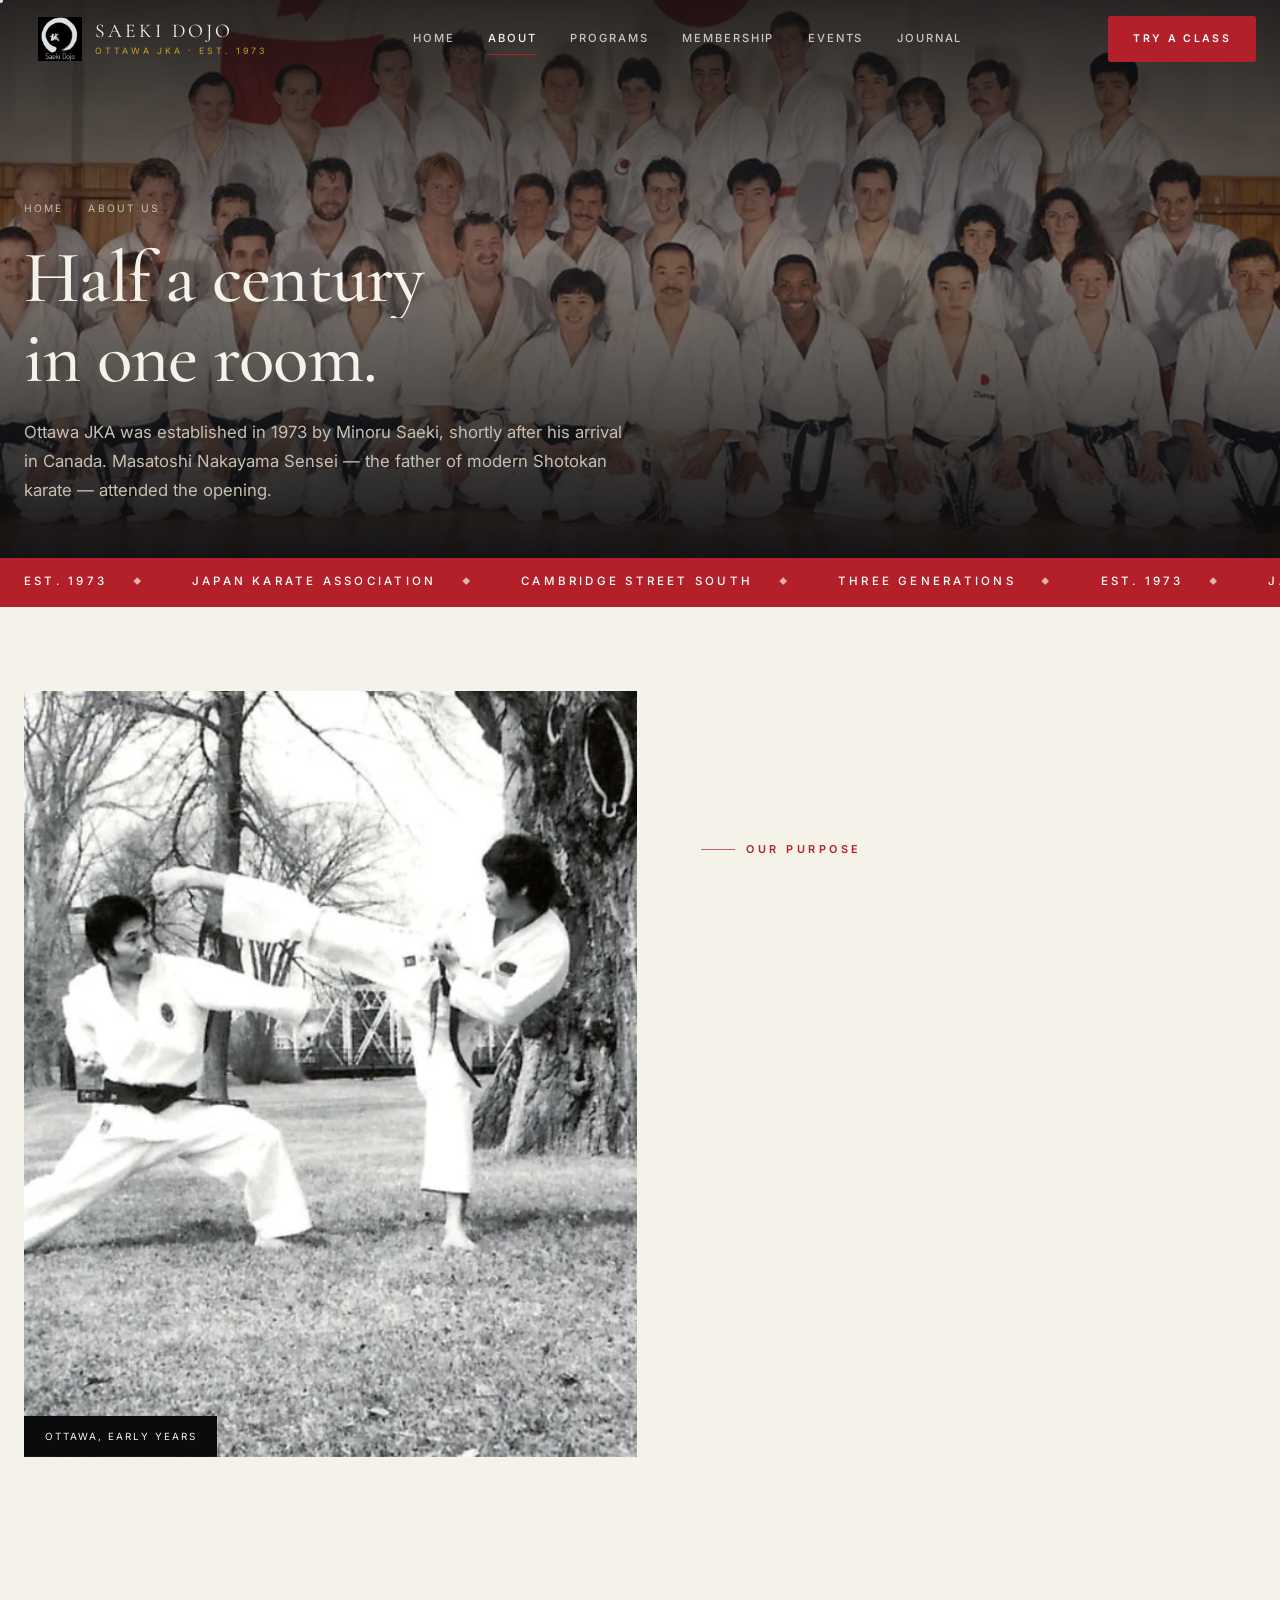
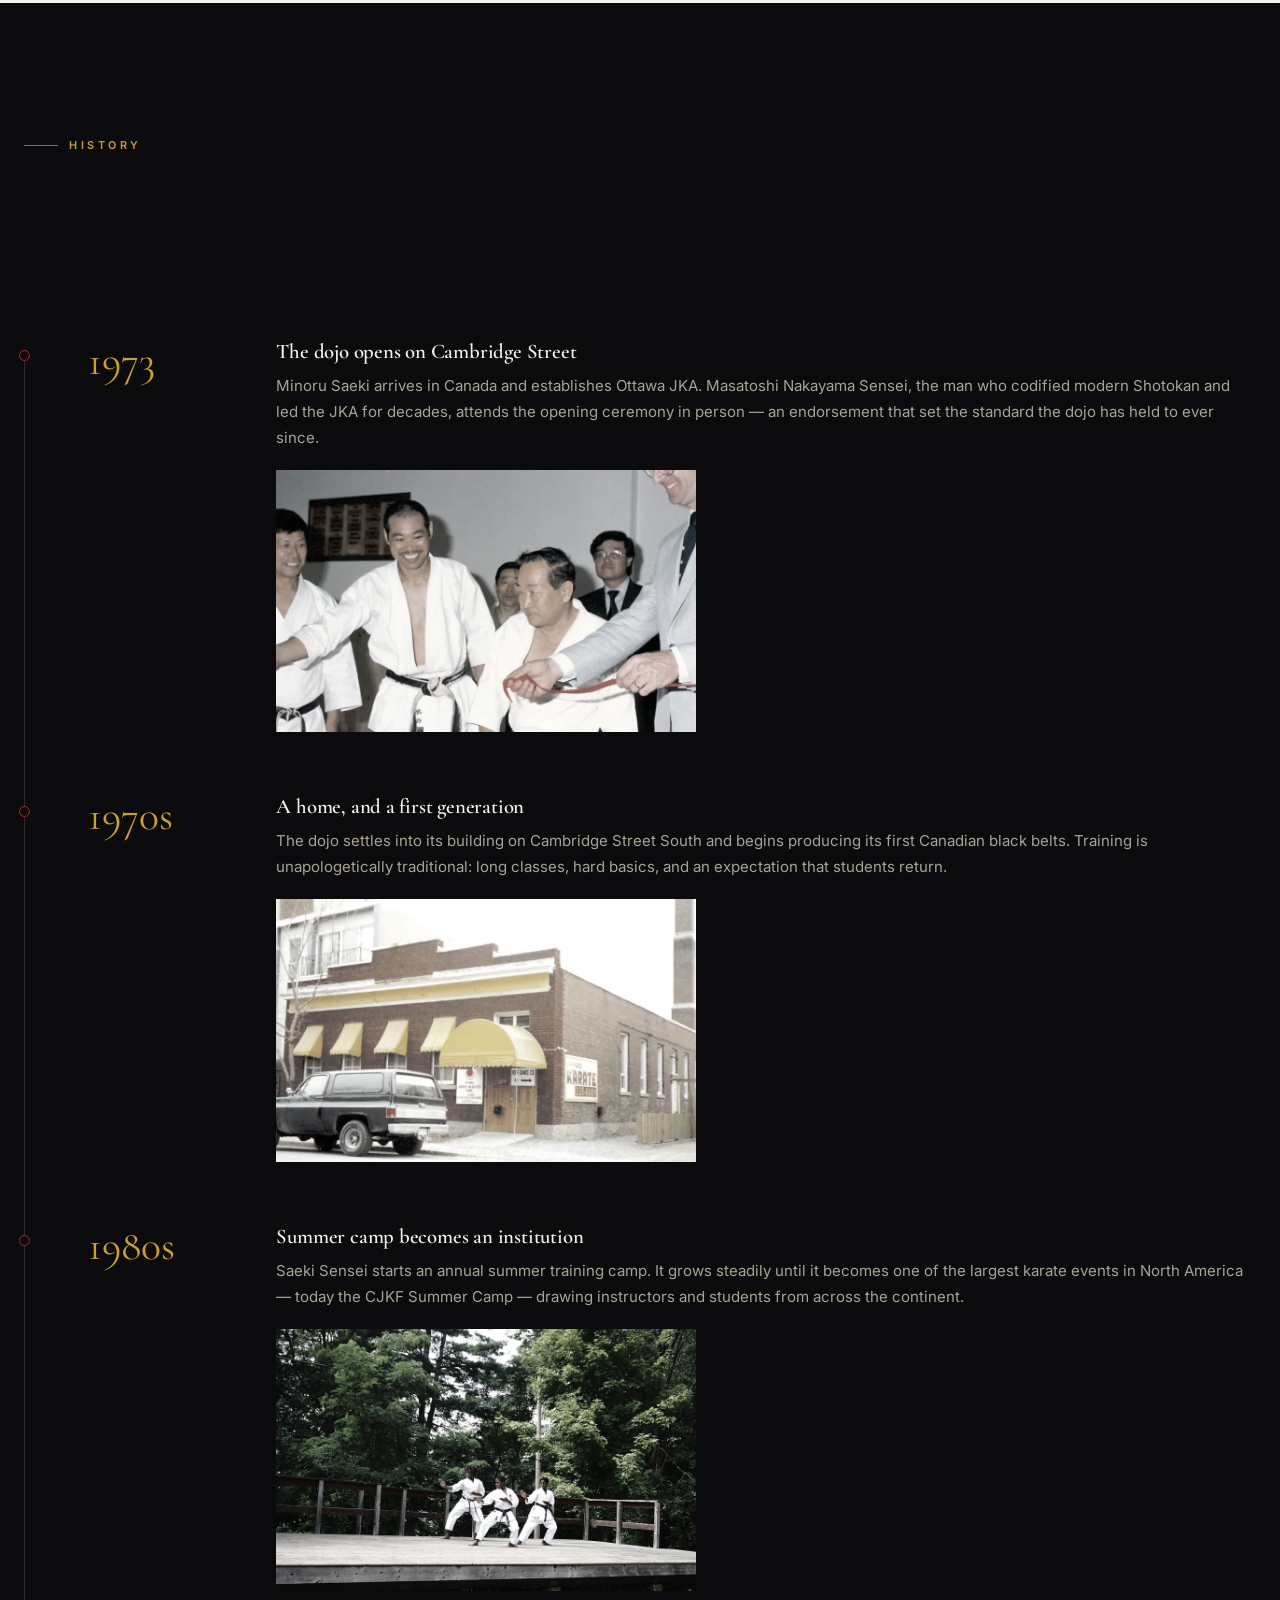
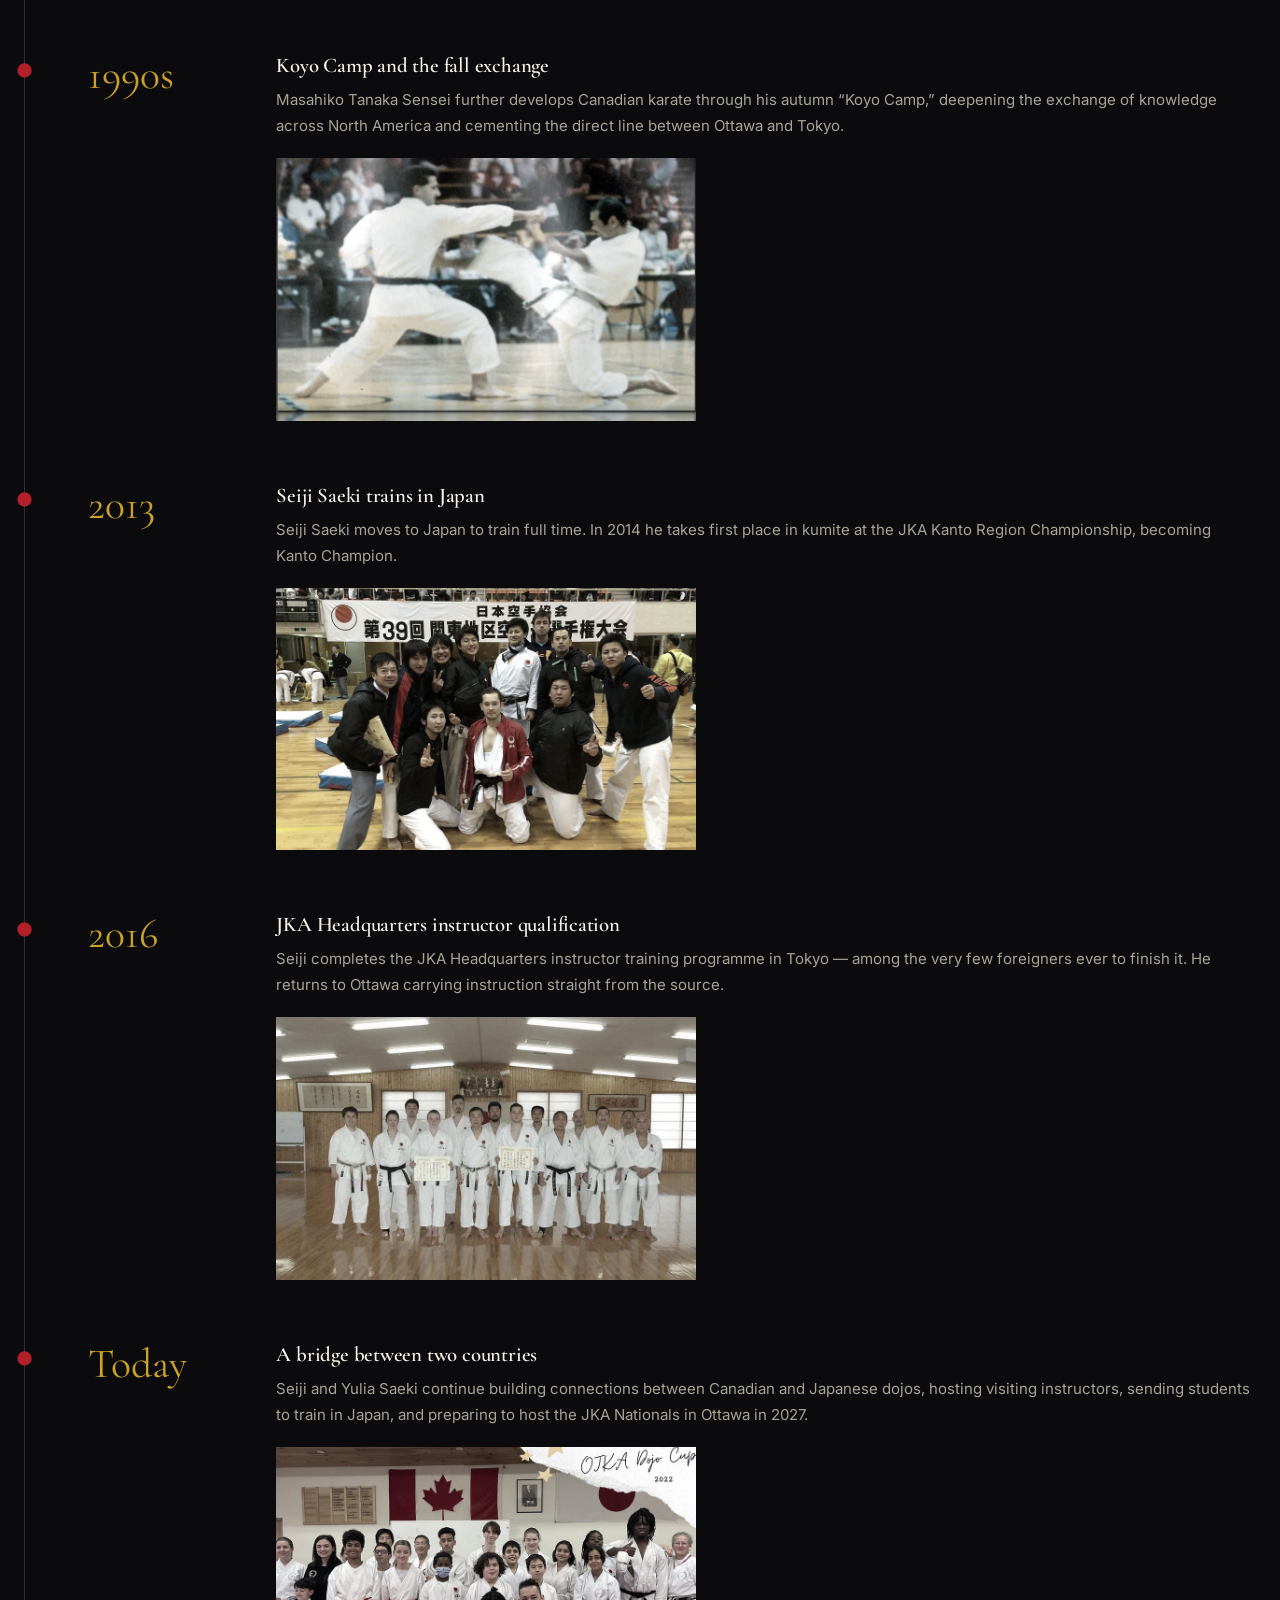
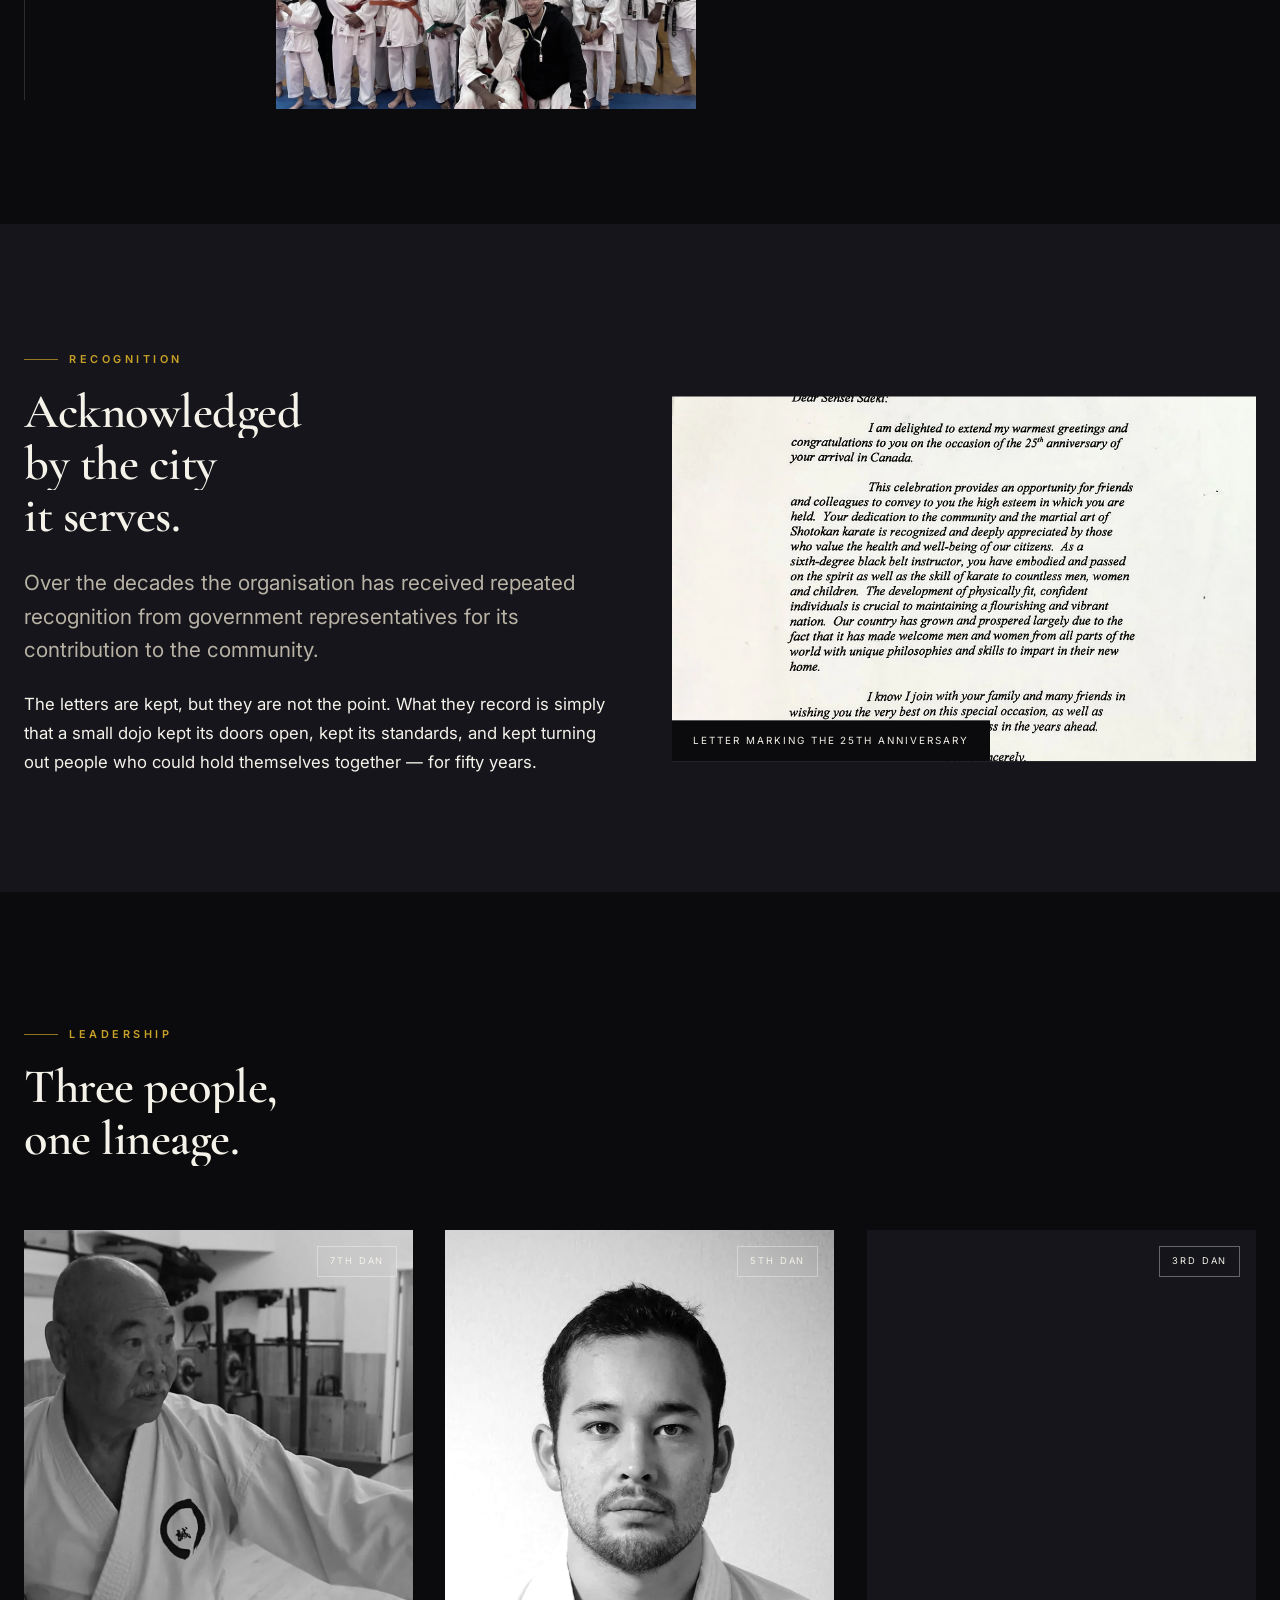
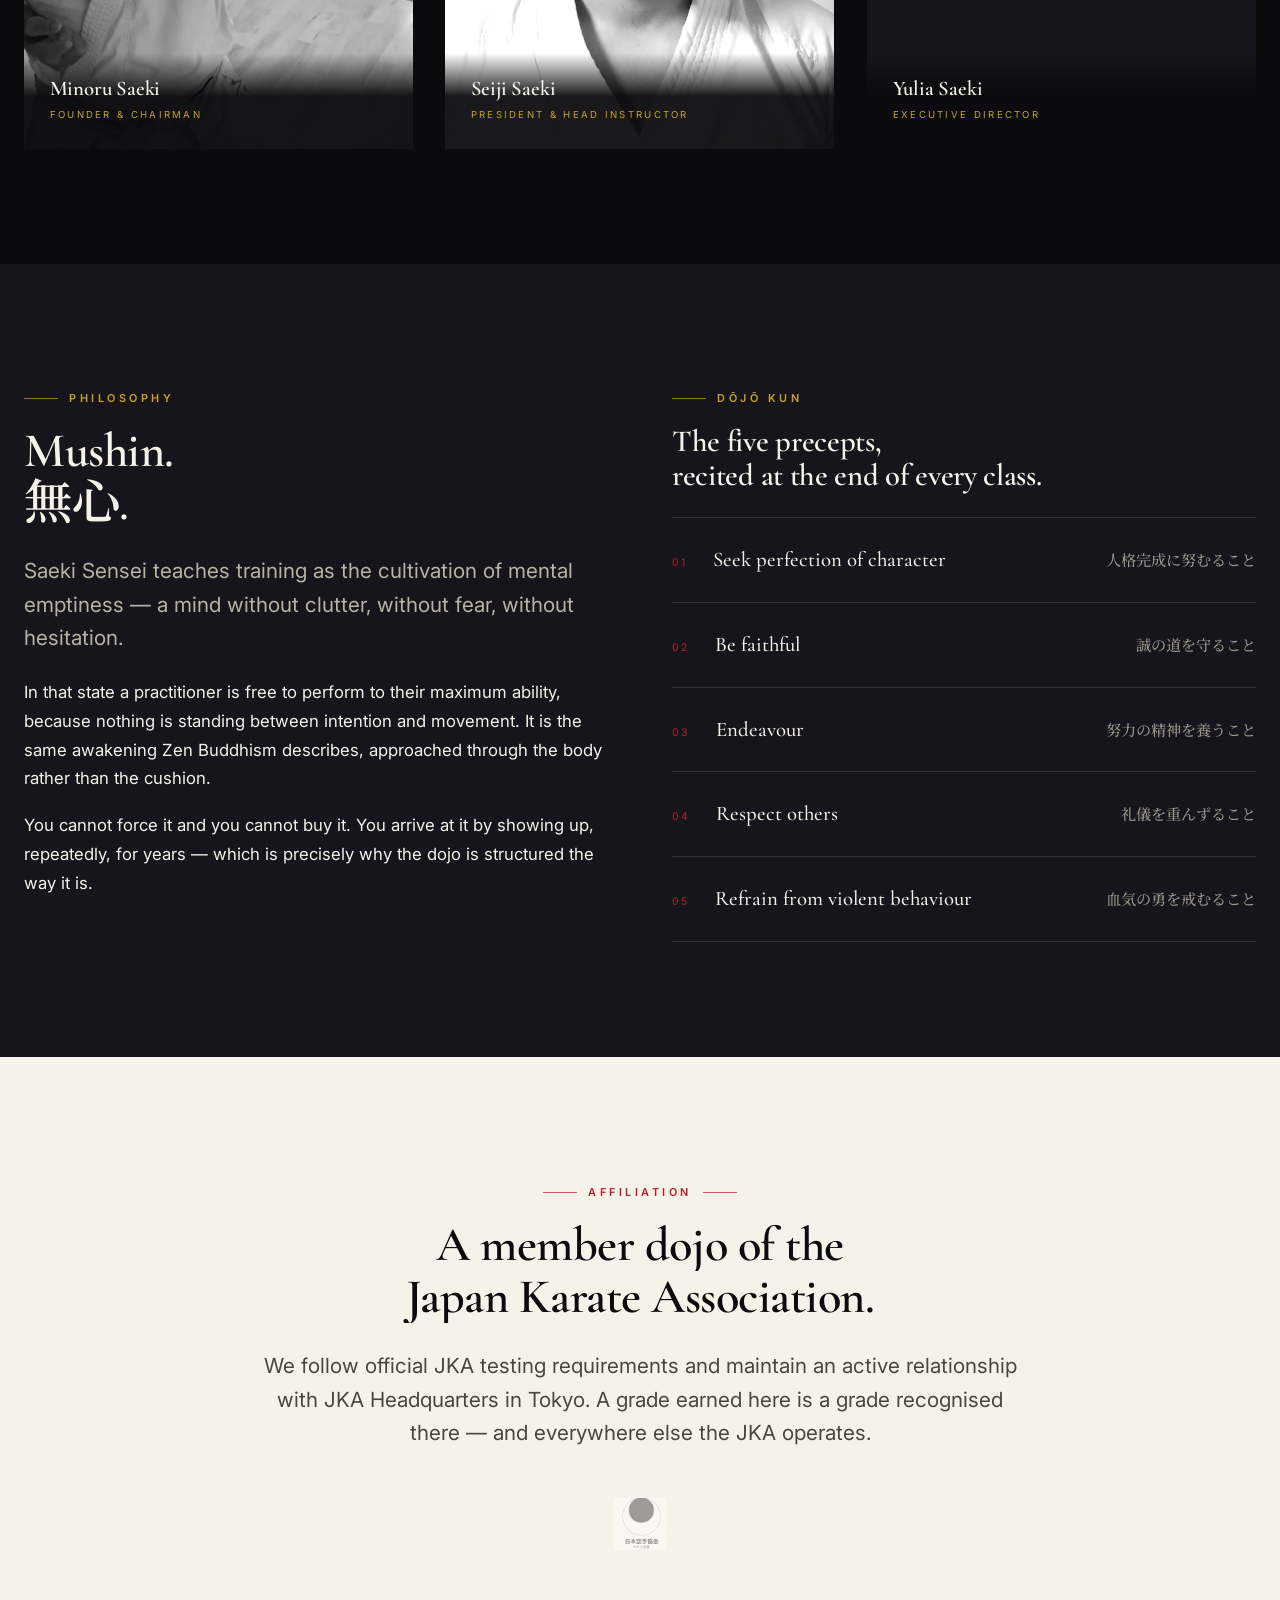
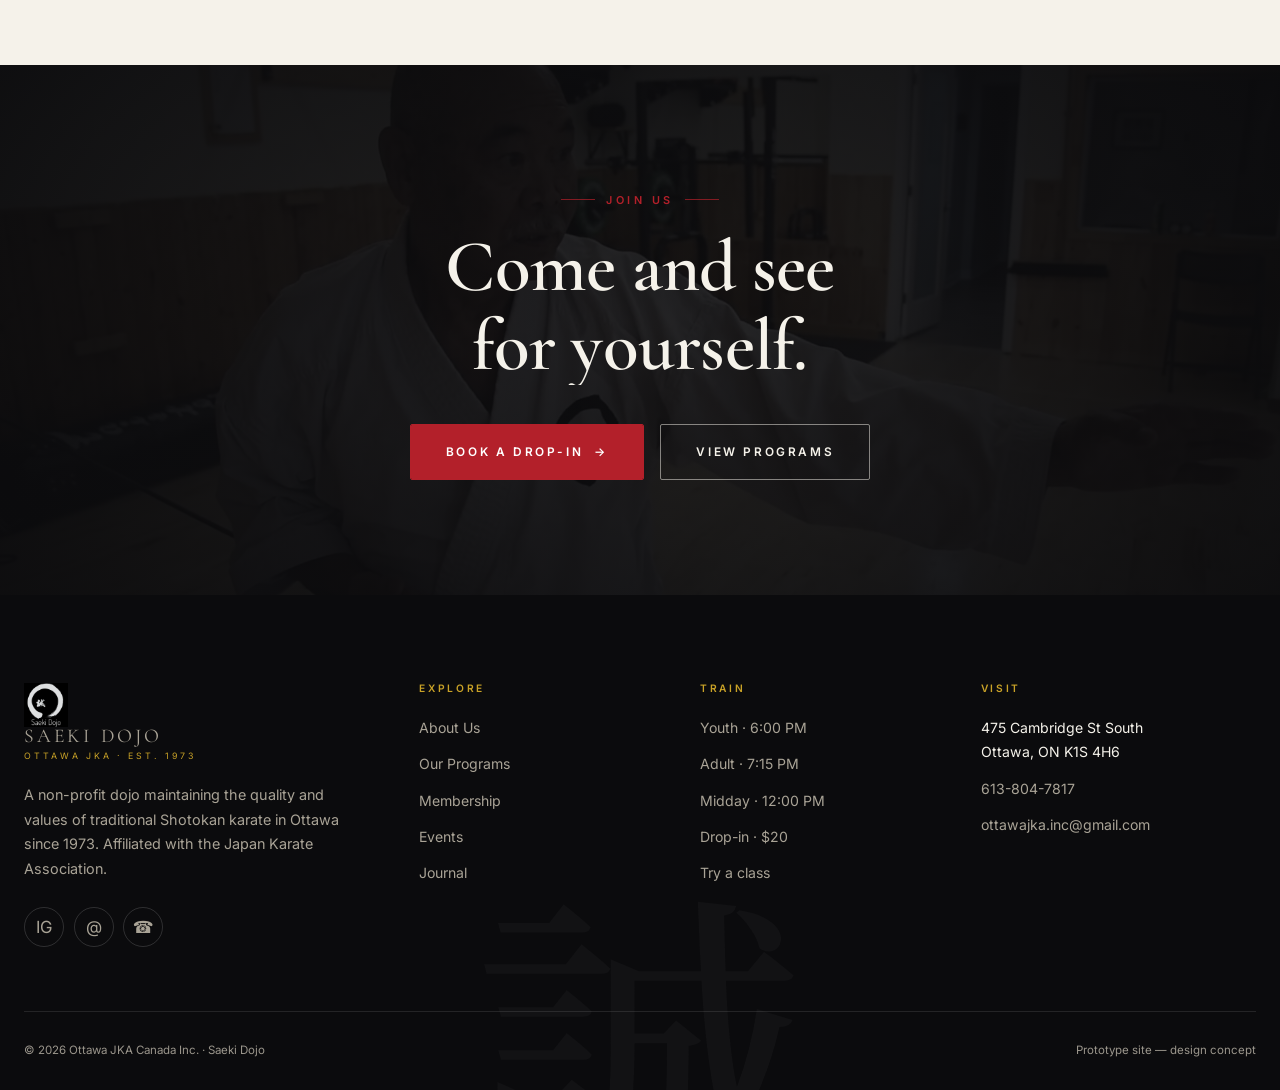
<file: about.html>
<!DOCTYPE html>
<html lang="en">
<head>
<meta charset="utf-8">
<meta name="viewport" content="width=device-width, initial-scale=1, viewport-fit=cover">
<title>About Us — Saeki Dojo | Ottawa JKA Canada</title>
<meta name="description" content="The history of Saeki Dojo: founded in Ottawa in 1973 by Minoru Saeki, opened by Masatoshi Nakayama Sensei, and led today by Seiji and Yulia Saeki.">
<meta property="og:type" content="website">
<meta property="og:site_name" content="Saeki Dojo">
<meta property="og:locale" content="en_CA">
<meta property="og:url" content="https://saeki-dojo-website.vercel.app/about.html">
<meta property="og:title" content="About Saeki Dojo — Fifty Years of Shotokan in Ottawa">
<meta property="og:description" content="The history of Saeki Dojo: founded in Ottawa in 1973 by Minoru Saeki, opened by Masatoshi Nakayama Sensei, and led today by Seiji and Yulia Saeki.">
<meta property="og:image" content="https://saeki-dojo-website.vercel.app/assets/img/history-group.jpg">
<meta property="og:image:width" content="1800">
<meta property="og:image:height" content="1100">
<meta property="og:image:alt" content="Karate training at Saeki Dojo, Ottawa">
<meta name="twitter:card" content="summary_large_image">
<meta name="twitter:title" content="About Saeki Dojo — Fifty Years of Shotokan in Ottawa">
<meta name="twitter:description" content="The history of Saeki Dojo: founded in Ottawa in 1973 by Minoru Saeki, opened by Masatoshi Nakayama Sensei, and led today by Seiji and Yulia Saeki.">
<meta name="twitter:image" content="https://saeki-dojo-website.vercel.app/assets/img/history-group.jpg">
<meta name="robots" content="noindex, nofollow">
<meta name="theme-color" content="#0b0b0d">
<link rel="icon" href="assets/img/logo.png">
<link rel="preconnect" href="https://fonts.googleapis.com">
<link rel="preconnect" href="https://fonts.gstatic.com" crossorigin>
<link href="https://fonts.googleapis.com/css2?family=Cormorant+Garamond:ital,wght@0,400;0,500;0,600;1,400&family=Inter:wght@400;500;600&family=Noto+Serif+JP:wght@400;500&display=swap" rel="stylesheet">
<link rel="stylesheet" href="assets/css/style.css">
</head>
<body>

<div id="preloader">
  <div class="pre__inner">
    <svg class="pre__enso" viewBox="0 0 100 100" aria-hidden="true"><circle cx="50" cy="50" r="46.5"/></svg>
    <div class="pre__word">Saeki</div>
    <div class="pre__bar"><i></i></div>
  </div>
</div>
<div id="curtain"></div>
<div id="progress"></div>
<div class="cursor" aria-hidden="true"></div>
<div class="cursor-dot" aria-hidden="true"></div>

<header class="header">
  <div class="header__inner">
    <a class="brand" href="/" aria-label="Saeki Dojo home">
      <picture><source srcset="assets/img/logo.webp" type="image/webp"><img class="brand__mark" src="assets/img/logo.png" alt="" width="512" height="512" decoding="async"></picture>
      <span class="brand__txt">
        <span class="brand__name">Saeki Dojo</span>
        <span class="brand__sub">Ottawa JKA · Est. 1973</span>
      </span>
    </a>
    <nav class="nav" aria-label="Primary">
      <a class="nav__link" href="/">Home</a>
      <a class="nav__link" href="/about" aria-current="page">About</a>
      <a class="nav__link" href="/programs">Programs</a>
      <a class="nav__link" href="/membership">Membership</a>
      <a class="nav__link" href="/events">Events</a>
      <a class="nav__link" href="/blog">Journal</a>
    </nav>
    <div class="header__cta">
      <a class="btn btn--crimson btn--sm" href="/contact" data-magnetic><span>Try a class</span></a>
      <button class="burger" aria-label="Open menu" aria-expanded="false"><span></span><span></span><span></span></button>
    </div>
  </div>
</header>

<div class="mnav">
  <ul class="mnav__list">
    <li><a href="/"><span class="num">01</span>Home</a></li>
    <li><a href="/about"><span class="num">02</span>About Us</a></li>
    <li><a href="/programs"><span class="num">03</span>Our Programs</a></li>
    <li><a href="/membership"><span class="num">04</span>Membership</a></li>
    <li><a href="/events"><span class="num">05</span>Events</a></li>
    <li><a href="/blog"><span class="num">06</span>Journal</a></li>
    <li><a href="/contact"><span class="num">07</span>Contact</a></li>
  </ul>
  <div class="mnav__foot">
    <span>475 Cambridge St South, Ottawa, ON K1S 4H6</span>
    <a href="tel:+16138047817">613-804-7817</a>
    <a href="mailto:ottawajka.inc@gmail.com">ottawajka.inc@gmail.com</a>
  </div>
</div>

<main>

<section class="phero">
  <div class="phero__bg" style="background-image:url('assets/img/history-group.webp')"></div>
  <div class="phero__body">
    <p class="crumbs"><a href="/">Home</a><em>/</em><span>About Us</span></p>
    <h1 class="split" data-hero-in>Half a century<br>in one room.</h1>
    <p data-reveal="up" data-delay="400">Ottawa JKA was established in 1973 by Minoru Saeki, shortly after his arrival in Canada.
       Masatoshi Nakayama Sensei — the father of modern Shotokan karate — attended the opening.</p>
  </div>
</section>

<div class="marquee" aria-hidden="true">
  <div class="marquee__track">
    <span>Est. 1973</span><span>Japan Karate Association</span><span>Cambridge Street South</span><span>Three generations</span>
    <span>Est. 1973</span><span>Japan Karate Association</span><span>Cambridge Street South</span><span>Three generations</span>
  </div>
</div>

<!-- mission -->
<section class="section">
  <div class="shell split-grid split-grid--wide">
    <div class="figure figure--tall media-reveal" data-parallax="0.05">
      <picture><source srcset="assets/img/history-1973.webp" type="image/webp"><img src="assets/img/history-1973.jpg" alt="Archival photograph of karate practice outdoors in Ottawa" width="900" height="620" loading="lazy" decoding="async"></picture>
      <div class="figure__cap">Ottawa, early years</div>
    </div>
    <div>
      <p class="eyebrow">Our purpose</p>
      <h2 class="h-lg split">Protecting something<br>that is easy to lose.</h2>
      <p class="lead" style="margin-top:1.6rem" data-reveal="up" data-delay="120">
        We are a non-profit organisation whose stated objective is maintaining the quality and
        values of traditional Shotokan karate.
      </p>
      <p data-reveal="up" data-delay="200">
        That sounds simple until you look around. Karate is widely taught and rarely preserved.
        Belts get cheaper, kata get edited, and within a generation what remains shares only a name
        with what came before. Guarding against that drift is the actual work of this dojo.
      </p>
      <p data-reveal="up" data-delay="260">
        Our method is intensive training that develops mental and physical discipline together.
        A student who can hold a stance under fatigue learns something that transfers directly:
        the capacity to overcome challenges and obstacles in real life.
      </p>
    </div>
  </div>
</section>

<!-- timeline -->
<section class="section section--dark">
  <div class="shell">
    <div class="s-head">
      <p class="eyebrow">History</p>
      <h2 class="h-lg split">From 1973<br>to now.</h2>
    </div>

    <div class="timeline">
      <span class="timeline__prog"></span>

      <div class="tl">
        <div class="tl__year">1973</div>
        <div class="tl__body">
          <h3>The dojo opens on Cambridge Street</h3>
          <p>Minoru Saeki arrives in Canada and establishes Ottawa JKA. Masatoshi Nakayama Sensei,
             the man who codified modern Shotokan and led the JKA for decades, attends the opening
             ceremony in person — an endorsement that set the standard the dojo has held to ever since.</p>
          <figure><picture><source srcset="assets/img/history-opening.webp" type="image/webp"><img src="assets/img/history-opening.jpg" alt="Ribbon cutting at the opening of the dojo" width="900" height="620" loading="lazy" decoding="async"></picture></figure>
        </div>
      </div>

      <div class="tl">
        <div class="tl__year">1970s</div>
        <div class="tl__body">
          <h3>A home, and a first generation</h3>
          <p>The dojo settles into its building on Cambridge Street South and begins producing its
             first Canadian black belts. Training is unapologetically traditional: long classes,
             hard basics, and an expectation that students return.</p>
          <figure><picture><source srcset="assets/img/history-dojo.webp" type="image/webp"><img src="assets/img/history-dojo.jpg" alt="The original dojo building on Cambridge Street" width="900" height="620" loading="lazy" decoding="async"></picture></figure>
        </div>
      </div>

      <div class="tl">
        <div class="tl__year">1980s</div>
        <div class="tl__body">
          <h3>Summer camp becomes an institution</h3>
          <p>Saeki Sensei starts an annual summer training camp. It grows steadily until it becomes
             one of the largest karate events in North America — today the CJKF Summer Camp — drawing
             instructors and students from across the continent.</p>
          <figure><picture><source srcset="assets/img/gallery-4.webp" type="image/webp"><img src="assets/img/gallery-4.jpg" alt="Karateka training outdoors at summer camp" width="900" height="650" loading="lazy" decoding="async"></picture></figure>
        </div>
      </div>

      <div class="tl">
        <div class="tl__year">1990s</div>
        <div class="tl__body">
          <h3>Koyo Camp and the fall exchange</h3>
          <p>Masahiko Tanaka Sensei further develops Canadian karate through his autumn
             &ldquo;Koyo Camp,&rdquo; deepening the exchange of knowledge across North America and
             cementing the direct line between Ottawa and Tokyo.</p>
          <figure><picture><source srcset="assets/img/history-kumite.webp" type="image/webp"><img src="assets/img/history-kumite.jpg" alt="Tournament kumite from the dojo's competitive era" width="900" height="620" loading="lazy" decoding="async"></picture></figure>
        </div>
      </div>

      <div class="tl">
        <div class="tl__year">2013</div>
        <div class="tl__body">
          <h3>Seiji Saeki trains in Japan</h3>
          <p>Seiji Saeki moves to Japan to train full time. In 2014 he takes first place in kumite at
             the JKA Kanto Region Championship, becoming Kanto Champion.</p>
          <figure><picture><source srcset="assets/img/gallery-8.webp" type="image/webp"><img src="assets/img/gallery-8.jpg" alt="Seiji Saeki with fellow competitors at the Kanto championship" width="900" height="650" loading="lazy" decoding="async"></picture></figure>
        </div>
      </div>

      <div class="tl">
        <div class="tl__year">2016</div>
        <div class="tl__body">
          <h3>JKA Headquarters instructor qualification</h3>
          <p>Seiji completes the JKA Headquarters instructor training programme in Tokyo — among the
             very few foreigners ever to finish it. He returns to Ottawa carrying instruction
             straight from the source.</p>
          <figure><picture><source srcset="assets/img/gallery-9.webp" type="image/webp"><img src="assets/img/gallery-9.jpg" alt="Instructor group at JKA Headquarters in Japan" width="900" height="650" loading="lazy" decoding="async"></picture></figure>
        </div>
      </div>

      <div class="tl">
        <div class="tl__year">Today</div>
        <div class="tl__body">
          <h3>A bridge between two countries</h3>
          <p>Seiji and Yulia Saeki continue building connections between Canadian and Japanese dojos,
             hosting visiting instructors, sending students to train in Japan, and preparing to host
             the JKA Nationals in Ottawa in 2027.</p>
          <figure><picture><source srcset="assets/img/gallery-3.webp" type="image/webp"><img src="assets/img/gallery-3.jpg" alt="Members of the dojo gathered for the annual Dojo Cup" width="900" height="650" loading="lazy" decoding="async"></picture></figure>
        </div>
      </div>

    </div>
  </div>
</section>

<!-- recognition -->
<section class="section section--ink2">
  <div class="shell split-grid">
    <div>
      <p class="eyebrow">Recognition</p>
      <h2 class="h-lg split">Acknowledged<br>by the city<br>it serves.</h2>
      <p class="lead" style="margin-top:1.5rem" data-reveal="up" data-delay="120">
        Over the decades the organisation has received repeated recognition from government
        representatives for its contribution to the community.
      </p>
      <p data-reveal="up" data-delay="200">
        The letters are kept, but they are not the point. What they record is simply that a small
        dojo kept its doors open, kept its standards, and kept turning out people who could hold
        themselves together — for fifty years.
      </p>
    </div>
    <div class="figure figure--wide media-reveal" data-parallax="0.04">
      <picture><source srcset="assets/img/history-letter.webp" type="image/webp"><img src="assets/img/history-letter.jpg" alt="Letter of congratulations marking the dojo's 25th anniversary" width="900" height="620" loading="lazy" decoding="async"></picture>
      <div class="figure__cap">Letter marking the 25th anniversary</div>
    </div>
  </div>
</section>

<!-- leadership -->
<section class="section section--dark">
  <div class="shell">
    <div class="s-head">
      <p class="eyebrow">Leadership</p>
      <h2 class="h-lg split">Three people,<br>one lineage.</h2>
    </div>
    <div class="grid grid--3">
      <article class="sensei" tabindex="0" data-reveal="up">
        <span class="sensei__dan">7th Dan</span>
        <div class="sensei__img"><picture><source srcset="assets/img/sensei-minoru.webp" type="image/webp"><img src="assets/img/sensei-minoru.jpg" alt="Minoru Saeki" width="800" height="1000" loading="lazy" decoding="async"></picture></div>
        <div class="sensei__info">
          <h3>Minoru Saeki</h3>
          <span class="sensei__role">Founder &amp; Chairman</span>
          <p class="sensei__bio">Founded the dojo in 1973. Licensed to conduct examinations up to
          3rd Dan and a serving member of the JKA Masters Committee in Tokyo. Originator of the
          annual summer camp now known as the CJKF Summer Camp.</p>
        </div>
      </article>
      <article class="sensei" tabindex="0" data-reveal="up" data-delay="120">
        <span class="sensei__dan">5th Dan</span>
        <div class="sensei__img"><picture><source srcset="assets/img/sensei-seiji.webp" type="image/webp"><img src="assets/img/sensei-seiji.jpg" alt="Seiji Saeki" width="800" height="1000" loading="lazy" decoding="async"></picture></div>
        <div class="sensei__info">
          <h3>Seiji Saeki</h3>
          <span class="sensei__role">President &amp; Head Instructor</span>
          <p class="sensei__bio">2014 JKA Kanto Region Championship, 1st Place Kumite. Graduate of
          the JKA Headquarters instructor training programme, 2016. Leads daily instruction at
          Cambridge Street.</p>
        </div>
      </article>
      <article class="sensei" tabindex="0" data-reveal="up" data-delay="240">
        <span class="sensei__dan">3rd Dan</span>
        <div class="sensei__img"><picture><source srcset="assets/img/sensei-yulia.webp" type="image/webp"><img src="assets/img/sensei-yulia.jpg" alt="Yulia Saeki" width="800" height="1000" loading="lazy" decoding="async"></picture></div>
        <div class="sensei__info">
          <h3>Yulia Saeki</h3>
          <span class="sensei__role">Executive Director</span>
          <p class="sensei__bio">Master's degree, University of Tsukuba. Directs the organisation's
          operations and its international exchange programme with dojos in Japan.</p>
        </div>
      </article>
    </div>
  </div>
</section>

<!-- philosophy + dojo kun -->
<section class="section section--ink2">
  <div class="shell split-grid split-grid--top">
    <div>
      <p class="eyebrow">Philosophy</p>
      <h2 class="h-lg split">Mushin.<br>無心.</h2>
      <p class="lead" style="margin-top:1.5rem" data-reveal="up" data-delay="120">
        Saeki Sensei teaches training as the cultivation of mental emptiness — a mind without
        clutter, without fear, without hesitation.
      </p>
      <p data-reveal="up" data-delay="200">
        In that state a practitioner is free to perform to their maximum ability, because nothing
        is standing between intention and movement. It is the same awakening Zen Buddhism describes,
        approached through the body rather than the cushion.
      </p>
      <p data-reveal="up" data-delay="260">
        You cannot force it and you cannot buy it. You arrive at it by showing up, repeatedly, for
        years — which is precisely why the dojo is structured the way it is.
      </p>
    </div>
    <div>
      <p class="eyebrow">Dōjō Kun</p>
      <h3 class="h-md" style="margin-bottom:1.6rem">The five precepts,<br>recited at the end of every class.</h3>
      <ol class="kun" data-reveal="up" data-delay="140">
        <li><b>Seek perfection of character</b><span class="jp">人格完成に努むること</span></li>
        <li><b>Be faithful</b><span class="jp">誠の道を守ること</span></li>
        <li><b>Endeavour</b><span class="jp">努力の精神を養うこと</span></li>
        <li><b>Respect others</b><span class="jp">礼儀を重んずること</span></li>
        <li><b>Refrain from violent behaviour</b><span class="jp">血気の勇を戒むること</span></li>
      </ol>
    </div>
  </div>
</section>

<!-- JKA -->
<section class="section">
  <div class="shell--narrow center">
    <p class="eyebrow eyebrow--center" style="justify-content:center">Affiliation</p>
    <h2 class="h-lg split">A member dojo of the<br>Japan Karate Association.</h2>
    <p class="lead" style="margin:1.6rem auto 0;max-width:60ch" data-reveal="up" data-delay="140">
      We follow official JKA testing requirements and maintain an active relationship with JKA
      Headquarters in Tokyo. A grade earned here is a grade recognised there — and everywhere else
      the JKA operates.
    </p>
    <div class="partners" style="margin-top:3rem;filter:invert(1)" data-reveal="fade">
      <a href="https://www.jka.or.jp/en/" target="_blank" rel="noopener"><picture><source srcset="assets/img/jka-logo.webp" type="image/webp"><img src="assets/img/jka-logo.png" alt="Japan Karate Association" width="300" height="300" loading="lazy" decoding="async"></picture></a>
    </div>
  </div>
</section>

<section class="section cta-band">
  <div class="cta-band__bg" style="background-image:url('assets/img/hero-2.webp')"></div>
  <div class="shell--narrow">
    <p class="eyebrow eyebrow--center" style="justify-content:center">Join us</p>
    <h2 class="h-xl split">Come and see<br>for yourself.</h2>
    <div style="margin-top:2.4rem;display:flex;gap:1rem;justify-content:center;flex-wrap:wrap" data-reveal="up" data-delay="200">
      <a class="btn btn--crimson" href="/contact" data-magnetic><span>Book a drop-in</span><span class="btn__arrow">&rarr;</span></a>
      <a class="btn btn--on-dark" href="/programs"><span>View programs</span></a>
    </div>
  </div>
</section>

</main>

<footer class="footer">
  <div class="footer__kanji jp" aria-hidden="true">誠</div>
  <div class="shell">
    <div class="footer__grid">
      <div>
        <a class="brand" href="/" style="margin-bottom:1.4rem">
          <picture><source srcset="assets/img/logo.webp" type="image/webp"><img class="brand__mark" src="assets/img/logo.png" alt="" width="512" height="512" decoding="async"></picture>
          <span class="brand__txt">
            <span class="brand__name">Saeki Dojo</span>
            <span class="brand__sub">Ottawa JKA · Est. 1973</span>
          </span>
        </a>
        <p>A non-profit dojo maintaining the quality and values of traditional Shotokan karate in
           Ottawa since 1973. Affiliated with the Japan Karate Association.</p>
        <div class="socials" style="margin-top:1.6rem">
          <a href="https://www.instagram.com/saeki_dojo/" target="_blank" rel="noopener" aria-label="Instagram">IG</a>
          <a href="mailto:ottawajka.inc@gmail.com" aria-label="Email">@</a>
          <a href="tel:+16138047817" aria-label="Phone">☎</a>
        </div>
      </div>
      <div>
        <h4>Explore</h4>
        <ul>
          <li><a href="/about">About Us</a></li>
          <li><a href="/programs">Our Programs</a></li>
          <li><a href="/membership">Membership</a></li>
          <li><a href="/events">Events</a></li>
          <li><a href="/blog">Journal</a></li>
        </ul>
      </div>
      <div>
        <h4>Train</h4>
        <ul>
          <li><a href="/programs">Youth · 6:00 PM</a></li>
          <li><a href="/programs">Adult · 7:15 PM</a></li>
          <li><a href="/programs">Midday · 12:00 PM</a></li>
          <li><a href="/membership">Drop-in · $20</a></li>
          <li><a href="/contact">Try a class</a></li>
        </ul>
      </div>
      <div>
        <h4>Visit</h4>
        <ul>
          <li>475 Cambridge St South<br>Ottawa, ON K1S 4H6</li>
          <li><a href="tel:+16138047817">613-804-7817</a></li>
          <li><a href="mailto:ottawajka.inc@gmail.com">ottawajka.inc@gmail.com</a></li>
        </ul>
      </div>
    </div>
    <div class="footer__bot">
      <span>© <span data-year>2026</span> Ottawa JKA Canada Inc. · Saeki Dojo</span>
      <span>Prototype site — design concept</span>
    </div>
  </div>
</footer>

<button id="toTop" aria-label="Back to top">↑</button>
<script src="assets/js/main.js"></script>
</body>
</html>
</file>
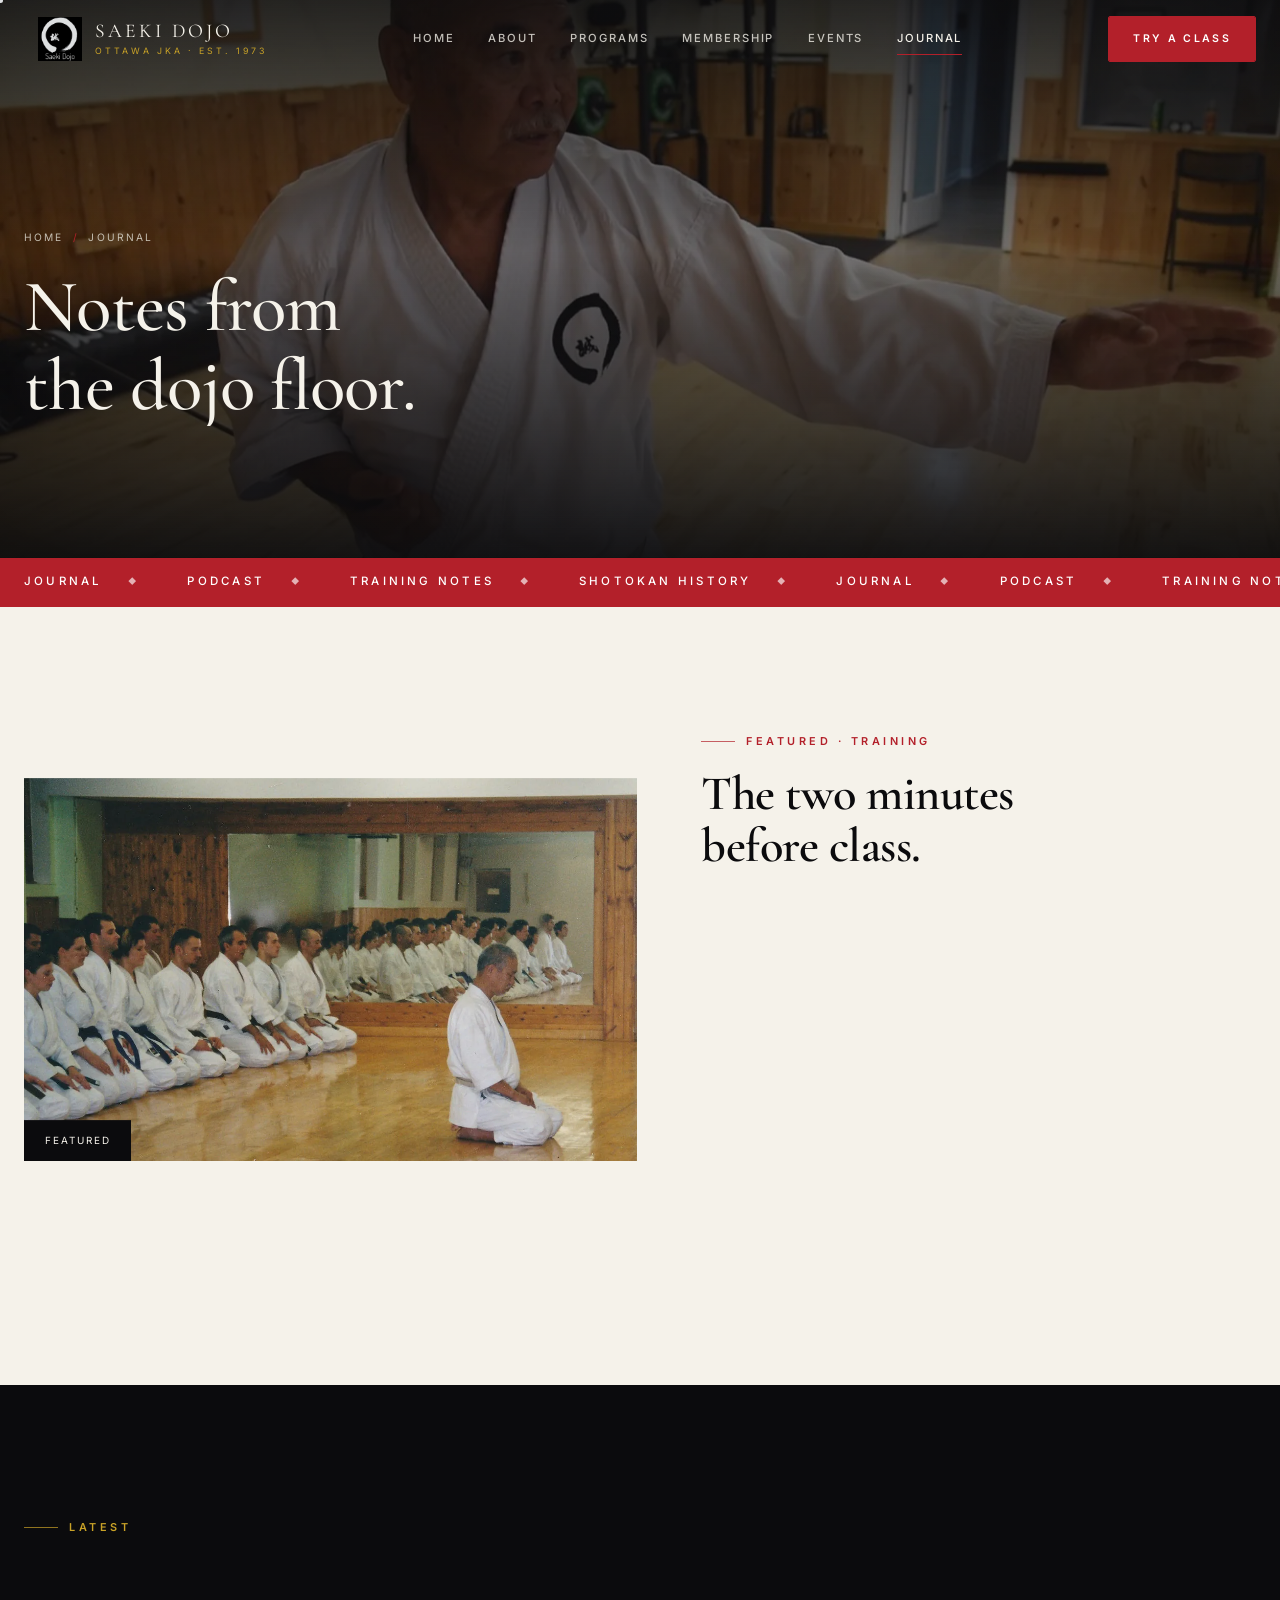
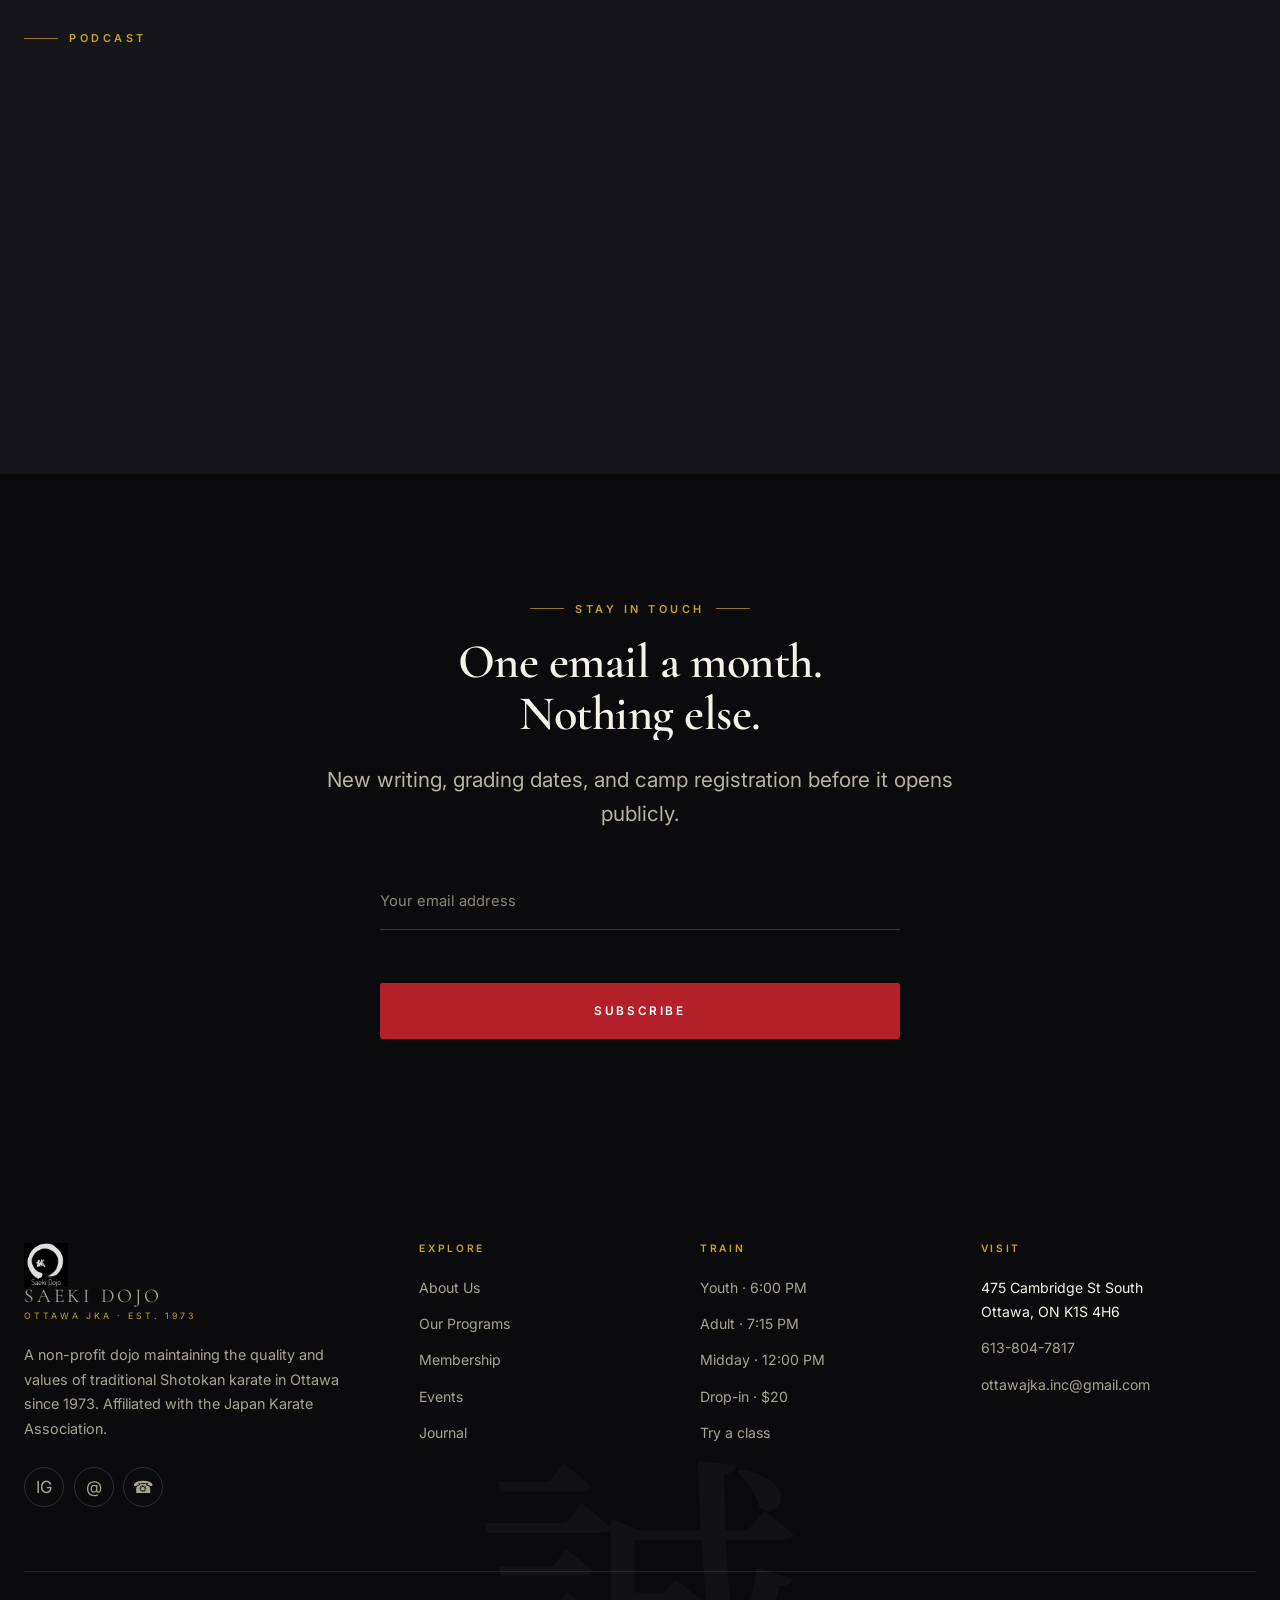
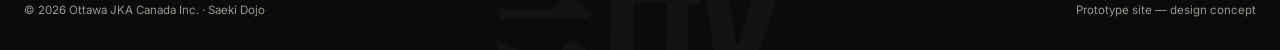
<file: blog.html>
<!DOCTYPE html>
<html lang="en">
<head>
<meta charset="utf-8">
<meta name="viewport" content="width=device-width, initial-scale=1, viewport-fit=cover">
<title>Journal &amp; Podcast — Saeki Dojo | Ottawa JKA Canada</title>
<meta name="description" content="Writing and conversation from Saeki Dojo: notes on training, Shotokan history, the JKA, and the road between Ottawa and Tokyo.">
<meta property="og:type" content="website">
<meta property="og:site_name" content="Saeki Dojo">
<meta property="og:locale" content="en_CA">
<meta property="og:url" content="https://saeki-dojo-website.vercel.app/blog.html">
<meta property="og:title" content="Journal &amp; Podcast — Saeki Dojo">
<meta property="og:description" content="Writing and conversation from Saeki Dojo: notes on training, Shotokan history, the JKA, and the road between Ottawa and Tokyo.">
<meta property="og:image" content="https://saeki-dojo-website.vercel.app/assets/img/hero-2.jpg">
<meta property="og:image:width" content="1800">
<meta property="og:image:height" content="1100">
<meta property="og:image:alt" content="Karate training at Saeki Dojo, Ottawa">
<meta name="twitter:card" content="summary_large_image">
<meta name="twitter:title" content="Journal &amp; Podcast — Saeki Dojo">
<meta name="twitter:description" content="Writing and conversation from Saeki Dojo: notes on training, Shotokan history, the JKA, and the road between Ottawa and Tokyo.">
<meta name="twitter:image" content="https://saeki-dojo-website.vercel.app/assets/img/hero-2.jpg">
<meta name="robots" content="noindex, nofollow">
<meta name="theme-color" content="#0b0b0d">
<link rel="icon" href="assets/img/logo.png">
<link rel="preconnect" href="https://fonts.googleapis.com">
<link rel="preconnect" href="https://fonts.gstatic.com" crossorigin>
<link href="https://fonts.googleapis.com/css2?family=Cormorant+Garamond:ital,wght@0,400;0,500;0,600;1,400&family=Inter:wght@400;500;600&family=Noto+Serif+JP:wght@400;500&display=swap" rel="stylesheet">
<link rel="stylesheet" href="assets/css/style.css">
</head>
<body>

<div id="preloader">
  <div class="pre__inner">
    <svg class="pre__enso" viewBox="0 0 100 100" aria-hidden="true"><circle cx="50" cy="50" r="46.5"/></svg>
    <div class="pre__word">Saeki</div>
    <div class="pre__bar"><i></i></div>
  </div>
</div>
<div id="curtain"></div>
<div id="progress"></div>
<div class="cursor" aria-hidden="true"></div>
<div class="cursor-dot" aria-hidden="true"></div>

<header class="header">
  <div class="header__inner">
    <a class="brand" href="/" aria-label="Saeki Dojo home">
      <picture><source srcset="assets/img/logo.webp" type="image/webp"><img class="brand__mark" src="assets/img/logo.png" alt="" width="512" height="512" decoding="async"></picture>
      <span class="brand__txt">
        <span class="brand__name">Saeki Dojo</span>
        <span class="brand__sub">Ottawa JKA · Est. 1973</span>
      </span>
    </a>
    <nav class="nav" aria-label="Primary">
      <a class="nav__link" href="/">Home</a>
      <a class="nav__link" href="/about">About</a>
      <a class="nav__link" href="/programs">Programs</a>
      <a class="nav__link" href="/membership">Membership</a>
      <a class="nav__link" href="/events">Events</a>
      <a class="nav__link" href="/blog" aria-current="page">Journal</a>
    </nav>
    <div class="header__cta">
      <a class="btn btn--crimson btn--sm" href="/contact" data-magnetic><span>Try a class</span></a>
      <button class="burger" aria-label="Open menu" aria-expanded="false"><span></span><span></span><span></span></button>
    </div>
  </div>
</header>

<div class="mnav">
  <ul class="mnav__list">
    <li><a href="/"><span class="num">01</span>Home</a></li>
    <li><a href="/about"><span class="num">02</span>About Us</a></li>
    <li><a href="/programs"><span class="num">03</span>Our Programs</a></li>
    <li><a href="/membership"><span class="num">04</span>Membership</a></li>
    <li><a href="/events"><span class="num">05</span>Events</a></li>
    <li><a href="/blog"><span class="num">06</span>Journal</a></li>
    <li><a href="/contact"><span class="num">07</span>Contact</a></li>
  </ul>
  <div class="mnav__foot">
    <span>475 Cambridge St South, Ottawa, ON K1S 4H6</span>
    <a href="tel:+16138047817">613-804-7817</a>
    <a href="mailto:ottawajka.inc@gmail.com">ottawajka.inc@gmail.com</a>
  </div>
</div>

<main>

<section class="phero">
  <div class="phero__bg" style="background-image:url('assets/img/hero-2.webp')"></div>
  <div class="phero__body">
    <p class="crumbs"><a href="/">Home</a><em>/</em><span>Journal</span></p>
    <h1 class="split" data-hero-in>Notes from<br>the dojo floor.</h1>
    <p data-reveal="up" data-delay="400">Writing and conversation about training, history, and the long road between
       Ottawa and Tokyo — plus the podcast, for the drive home.</p>
  </div>
</section>

<div class="marquee" aria-hidden="true">
  <div class="marquee__track">
    <span>Journal</span><span>Podcast</span><span>Training notes</span><span>Shotokan history</span>
    <span>Journal</span><span>Podcast</span><span>Training notes</span><span>Shotokan history</span>
  </div>
</div>

<!-- FEATURED POST -->
<section class="section">
  <div class="shell split-grid split-grid--wide">
    <div class="figure figure--wide media-reveal" data-parallax="0.05">
      <picture><source srcset="assets/img/mokuso.webp" type="image/webp"><img src="assets/img/mokuso.jpg" alt="Students kneeling in mokuso at the start of class" width="1200" height="800" loading="lazy" decoding="async"></picture>
      <div class="figure__cap">Featured</div>
    </div>
    <div>
      <p class="eyebrow">Featured · Training</p>
      <h2 class="h-lg split">The two minutes<br>before class.</h2>
      <p class="lead" style="margin-top:1.4rem" data-reveal="up" data-delay="120">
        Mokuso looks like doing nothing. It is the most technically demanding part of the hour.
      </p>
      <p data-reveal="up" data-delay="180">
        Newcomers treat the opening meditation as a formality to be endured before the real training
        starts. Seniors treat it as the first exercise. The task is not to relax — it is to arrive:
        to put down the commute, the inbox, the argument from this afternoon, and be entirely in a
        room with a wooden floor.
      </p>
      <p data-reveal="up" data-delay="230">
        Everything downstream depends on it. You cannot execute a technique with kime while half of
        you is still in the car.
      </p>
      <div style="margin-top:2rem" data-reveal="up" data-delay="290">
        <a class="tlink" href="#"><span>Read the article</span><span class="btn__arrow">&rarr;</span></a>
      </div>
    </div>
  </div>
</section>

<!-- POST GRID -->
<section class="section section--dark">
  <div class="shell">
    <div class="s-head">
      <p class="eyebrow">Latest</p>
      <h2 class="h-lg split">From the journal.</h2>
    </div>
    <div class="grid grid--3">

      <article class="card" data-reveal="up">
        <div class="card__media">
          <picture><source srcset="assets/img/history-opening.webp" type="image/webp"><img src="assets/img/history-opening.jpg" alt="Ribbon cutting at the opening of the dojo" width="900" height="620" loading="lazy" decoding="async"></picture>
          <span class="card__tag">History</span>
        </div>
        <div class="card__body">
          <h3>The day Nakayama came</h3>
          <div class="card__meta"><span><i>◆</i> 6 min read</span></div>
          <p>What it meant that the man who codified modern Shotokan stood in a small Ottawa room in
             1973, and what the dojo has owed that moment ever since.</p>
          <div class="card__foot"><a class="tlink" href="#"><span>Read</span><span class="btn__arrow">&rarr;</span></a></div>
        </div>
      </article>

      <article class="card" data-reveal="up" data-delay="120">
        <div class="card__media">
          <picture><source srcset="assets/img/gallery-9.webp" type="image/webp"><img src="assets/img/gallery-9.jpg" alt="Instructor group at JKA Headquarters in Japan" width="900" height="650" loading="lazy" decoding="async"></picture>
          <span class="card__tag">Japan</span>
        </div>
        <div class="card__body">
          <h3>Instructor course, from the inside</h3>
          <div class="card__meta"><span><i>◆</i> 9 min read</span></div>
          <p>Three years of the JKA Headquarters programme in Tokyo, described plainly: the schedule,
             the injuries, and what actually changes in how you move.</p>
          <div class="card__foot"><a class="tlink" href="#"><span>Read</span><span class="btn__arrow">&rarr;</span></a></div>
        </div>
      </article>

      <article class="card" data-reveal="up" data-delay="240">
        <div class="card__media">
          <picture><source srcset="assets/img/program-kumite.webp" type="image/webp"><img src="assets/img/program-kumite.jpg" alt="Two karateka engaged in kumite" width="1000" height="750" loading="lazy" decoding="async"></picture>
          <span class="card__tag">Training</span>
        </div>
        <div class="card__body">
          <h3>Why we stop the technique</h3>
          <div class="card__meta"><span><i>◆</i> 5 min read</span></div>
          <p>Control is not the absence of power. On why the hardest skill in kumite is the one that
             prevents contact rather than delivering it.</p>
          <div class="card__foot"><a class="tlink" href="#"><span>Read</span><span class="btn__arrow">&rarr;</span></a></div>
        </div>
      </article>

      <article class="card" data-reveal="up">
        <div class="card__media">
          <picture><source srcset="assets/img/program-youth.webp" type="image/webp"><img src="assets/img/program-youth.jpg" alt="Young students with medals" width="1000" height="750" loading="lazy" decoding="async"></picture>
          <span class="card__tag">Parents</span>
        </div>
        <div class="card__body">
          <h3>What karate does for an eight-year-old</h3>
          <div class="card__meta"><span><i>◆</i> 7 min read</span></div>
          <p>Not discipline in the sense of obedience. Something narrower and more useful: the ability
             to stay with a boring task until it becomes interesting.</p>
          <div class="card__foot"><a class="tlink" href="#"><span>Read</span><span class="btn__arrow">&rarr;</span></a></div>
        </div>
      </article>

      <article class="card" data-reveal="up" data-delay="120">
        <div class="card__media">
          <picture><source srcset="assets/img/gallery-4.webp" type="image/webp"><img src="assets/img/gallery-4.jpg" alt="Kata practice outdoors at summer camp" width="900" height="650" loading="lazy" decoding="async"></picture>
          <span class="card__tag">Camps</span>
        </div>
        <div class="card__body">
          <h3>Fifty summers of camp</h3>
          <div class="card__meta"><span><i>◆</i> 8 min read</span></div>
          <p>How a small annual gathering started by one instructor turned into the CJKF Summer Camp,
             and why people still drive twelve hours for it.</p>
          <div class="card__foot"><a class="tlink" href="#"><span>Read</span><span class="btn__arrow">&rarr;</span></a></div>
        </div>
      </article>

      <article class="card" data-reveal="up" data-delay="240">
        <div class="card__media">
          <picture><source srcset="assets/img/hero-3.webp" type="image/webp"><img src="assets/img/hero-3.jpg" alt="Students seated in formal lines in the dojo" width="1800" height="1100" loading="lazy" decoding="async"></picture>
          <span class="card__tag">Philosophy</span>
        </div>
        <div class="card__body">
          <h3>Mushin is not emptiness</h3>
          <div class="card__meta"><span><i>◆</i> 6 min read</span></div>
          <p>A common mistranslation, and what Saeki Sensei actually means when he asks for a mind
             with nothing standing in it.</p>
          <div class="card__foot"><a class="tlink" href="#"><span>Read</span><span class="btn__arrow">&rarr;</span></a></div>
        </div>
      </article>

    </div>
  </div>
</section>

<!-- PODCAST -->
<section class="section section--ink2">
  <div class="shell split-grid split-grid--top">
    <div>
      <p class="eyebrow">Podcast</p>
      <h2 class="h-lg split">Conversations,<br>long form.</h2>
      <p class="lead" style="margin-top:1.4rem" data-reveal="up" data-delay="120">
        Unhurried interviews with instructors, members and visitors — the stories that do not fit
        into an hour on the floor.
      </p>
      <div style="margin-top:2.2rem" data-reveal="up" data-delay="200">
        <a class="btn btn--on-dark" href="#" data-magnetic><span>Listen to episodes</span><span class="btn__arrow">&rarr;</span></a>
      </div>
    </div>
    <div class="acc" data-reveal="up" data-delay="140">
      <div class="acc__item">
        <button class="acc__btn" aria-expanded="false">Ep. 04 — Fifty years on Cambridge Street</button>
        <div class="acc__panel"><div>Minoru Saeki on arriving in Canada, finding a building, and the
          first decade of trying to teach karate to a city that had never seen it. 58 minutes.</div></div>
      </div>
      <div class="acc__item">
        <button class="acc__btn" aria-expanded="false">Ep. 03 — Living in the Tokyo dojo</button>
        <div class="acc__panel"><div>Seiji Saeki on the years in Japan: the instructor course, winning
          Kanto, and the difference between training hard and training correctly. 71 minutes.</div></div>
      </div>
      <div class="acc__item">
        <button class="acc__btn" aria-expanded="false">Ep. 02 — Building the exchange</button>
        <div class="acc__panel"><div>Yulia Saeki on the logistics and the point of moving students
          between Canadian and Japanese dojos, and what visitors notice first. 44 minutes.</div></div>
      </div>
      <div class="acc__item">
        <button class="acc__btn" aria-expanded="false">Ep. 01 — Why traditional</button>
        <div class="acc__panel"><div>An opening conversation on what is actually being preserved, and
          what gets lost when karate is optimised for enrolment. 39 minutes.</div></div>
      </div>
    </div>
  </div>
</section>

<!-- NEWSLETTER -->
<section class="section section--dark">
  <div class="shell--narrow center">
    <p class="eyebrow eyebrow--center" style="justify-content:center">Stay in touch</p>
    <h2 class="h-lg split">One email a month.<br>Nothing else.</h2>
    <p class="lead" style="margin:1.4rem auto 2.4rem;max-width:50ch" data-reveal="up" data-delay="120">
      New writing, grading dates, and camp registration before it opens publicly.
    </p>
    <form class="form" data-validate style="max-width:520px;margin-inline:auto;text-align:left" data-reveal="up" data-delay="200">
      <div class="field">
        <input type="email" id="nl-email" name="email" placeholder=" " required>
        <label for="nl-email">Your email address</label>
        <span class="field__bar"></span>
        <span class="field__err">Please enter a valid email address.</span>
      </div>
      <button class="btn btn--crimson" type="submit" data-magnetic><span>Subscribe</span></button>
      <div class="form__ok">Thank you — you are on the list.</div>
      <div class="form__fail">Sorry, that didn't send. Please try again shortly.</div>
    </form>
  </div>
</section>

</main>

<footer class="footer">
  <div class="footer__kanji jp" aria-hidden="true">誠</div>
  <div class="shell">
    <div class="footer__grid">
      <div>
        <a class="brand" href="/" style="margin-bottom:1.4rem">
          <picture><source srcset="assets/img/logo.webp" type="image/webp"><img class="brand__mark" src="assets/img/logo.png" alt="" width="512" height="512" decoding="async"></picture>
          <span class="brand__txt">
            <span class="brand__name">Saeki Dojo</span>
            <span class="brand__sub">Ottawa JKA · Est. 1973</span>
          </span>
        </a>
        <p>A non-profit dojo maintaining the quality and values of traditional Shotokan karate in
           Ottawa since 1973. Affiliated with the Japan Karate Association.</p>
        <div class="socials" style="margin-top:1.6rem">
          <a href="https://www.instagram.com/saeki_dojo/" target="_blank" rel="noopener" aria-label="Instagram">IG</a>
          <a href="mailto:ottawajka.inc@gmail.com" aria-label="Email">@</a>
          <a href="tel:+16138047817" aria-label="Phone">☎</a>
        </div>
      </div>
      <div>
        <h4>Explore</h4>
        <ul>
          <li><a href="/about">About Us</a></li>
          <li><a href="/programs">Our Programs</a></li>
          <li><a href="/membership">Membership</a></li>
          <li><a href="/events">Events</a></li>
          <li><a href="/blog">Journal</a></li>
        </ul>
      </div>
      <div>
        <h4>Train</h4>
        <ul>
          <li><a href="/programs">Youth · 6:00 PM</a></li>
          <li><a href="/programs">Adult · 7:15 PM</a></li>
          <li><a href="/programs">Midday · 12:00 PM</a></li>
          <li><a href="/membership">Drop-in · $20</a></li>
          <li><a href="/contact">Try a class</a></li>
        </ul>
      </div>
      <div>
        <h4>Visit</h4>
        <ul>
          <li>475 Cambridge St South<br>Ottawa, ON K1S 4H6</li>
          <li><a href="tel:+16138047817">613-804-7817</a></li>
          <li><a href="mailto:ottawajka.inc@gmail.com">ottawajka.inc@gmail.com</a></li>
        </ul>
      </div>
    </div>
    <div class="footer__bot">
      <span>© <span data-year>2026</span> Ottawa JKA Canada Inc. · Saeki Dojo</span>
      <span>Prototype site — design concept</span>
    </div>
  </div>
</footer>

<button id="toTop" aria-label="Back to top">↑</button>
<script src="assets/js/main.js"></script>
</body>
</html>
</file>
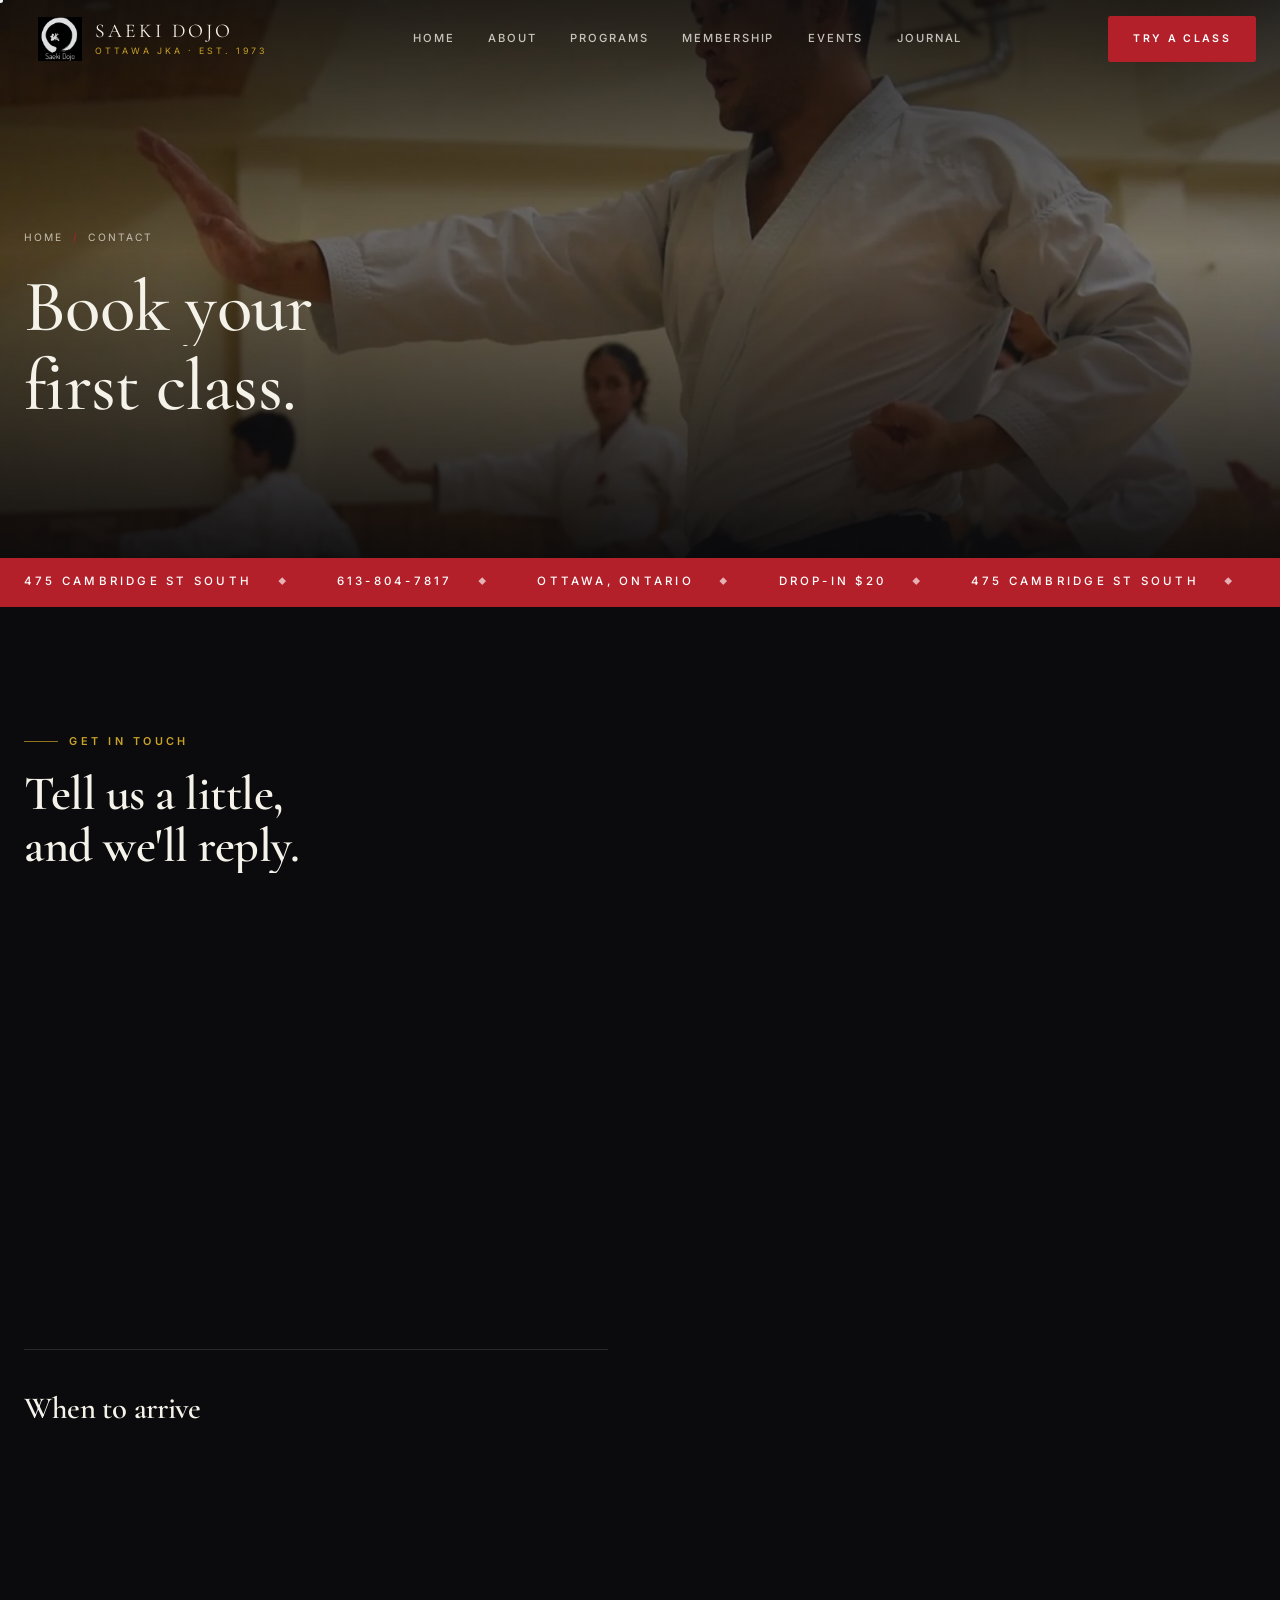
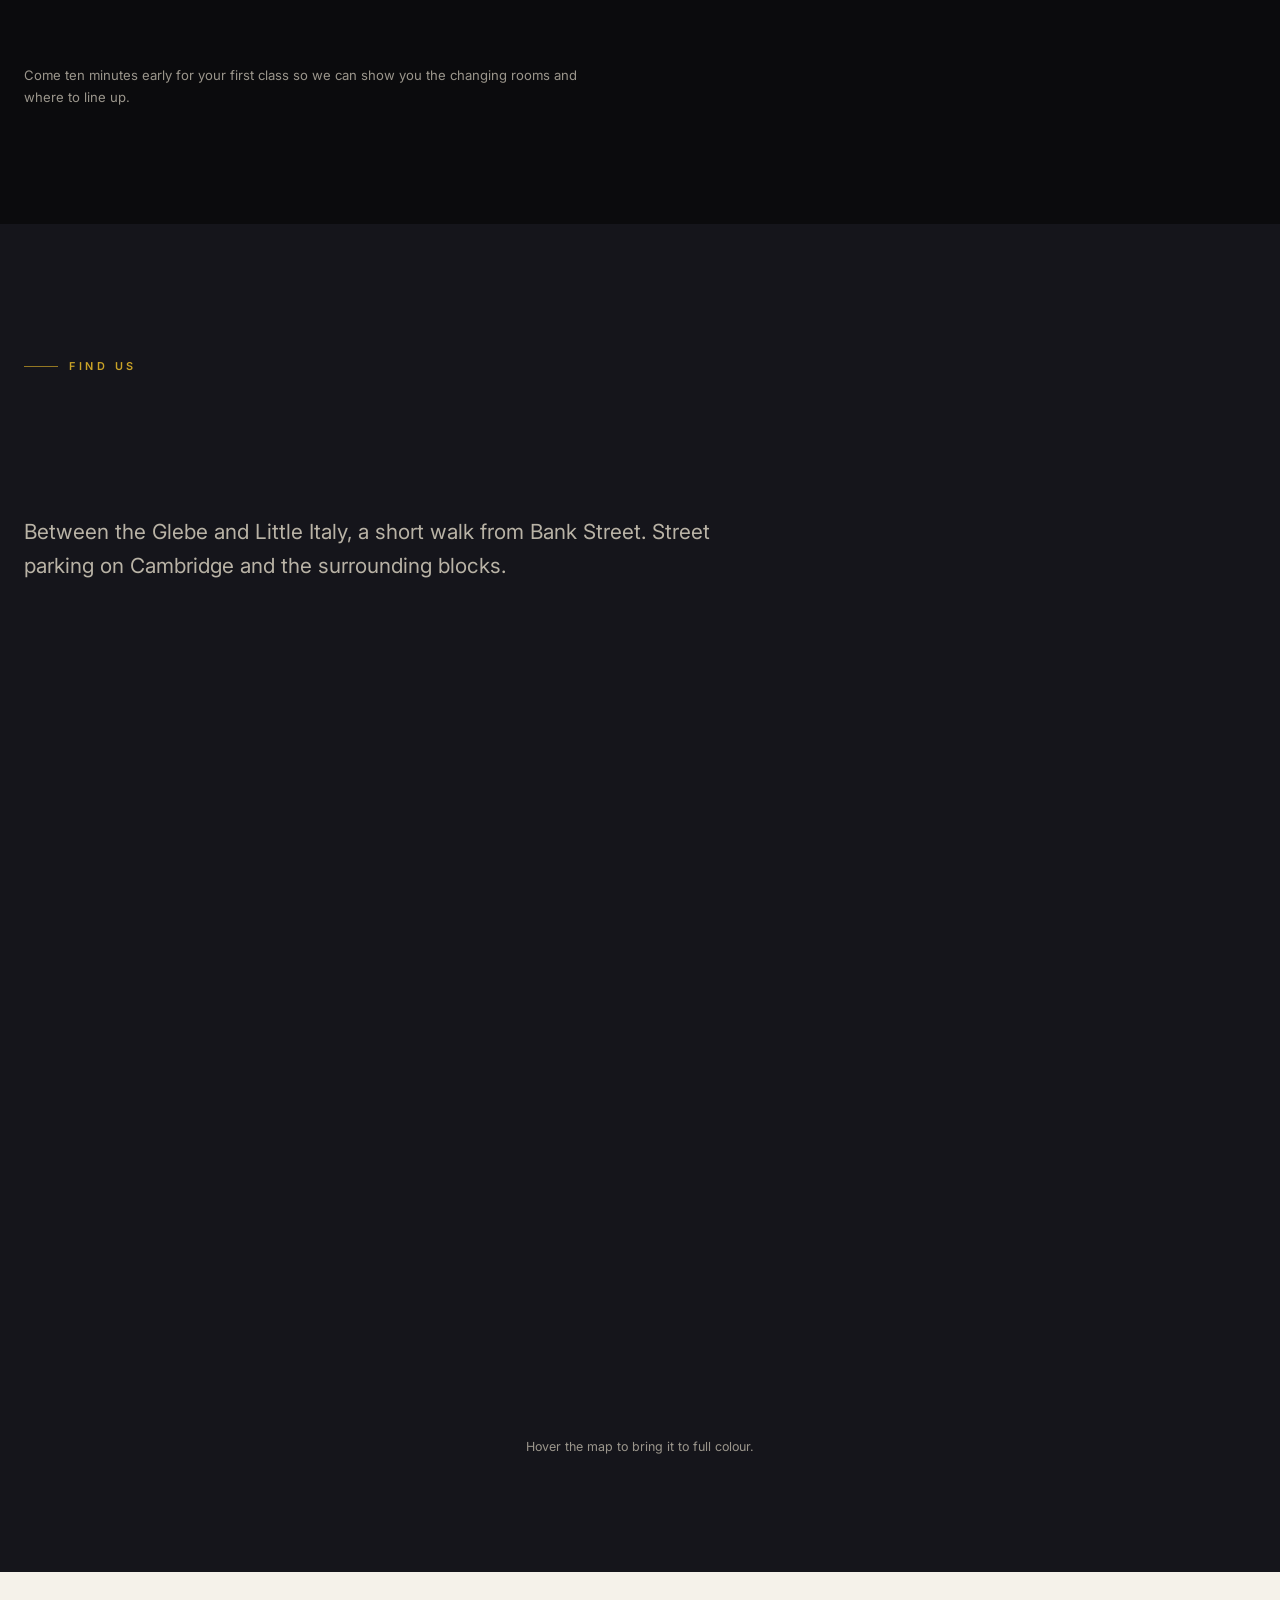
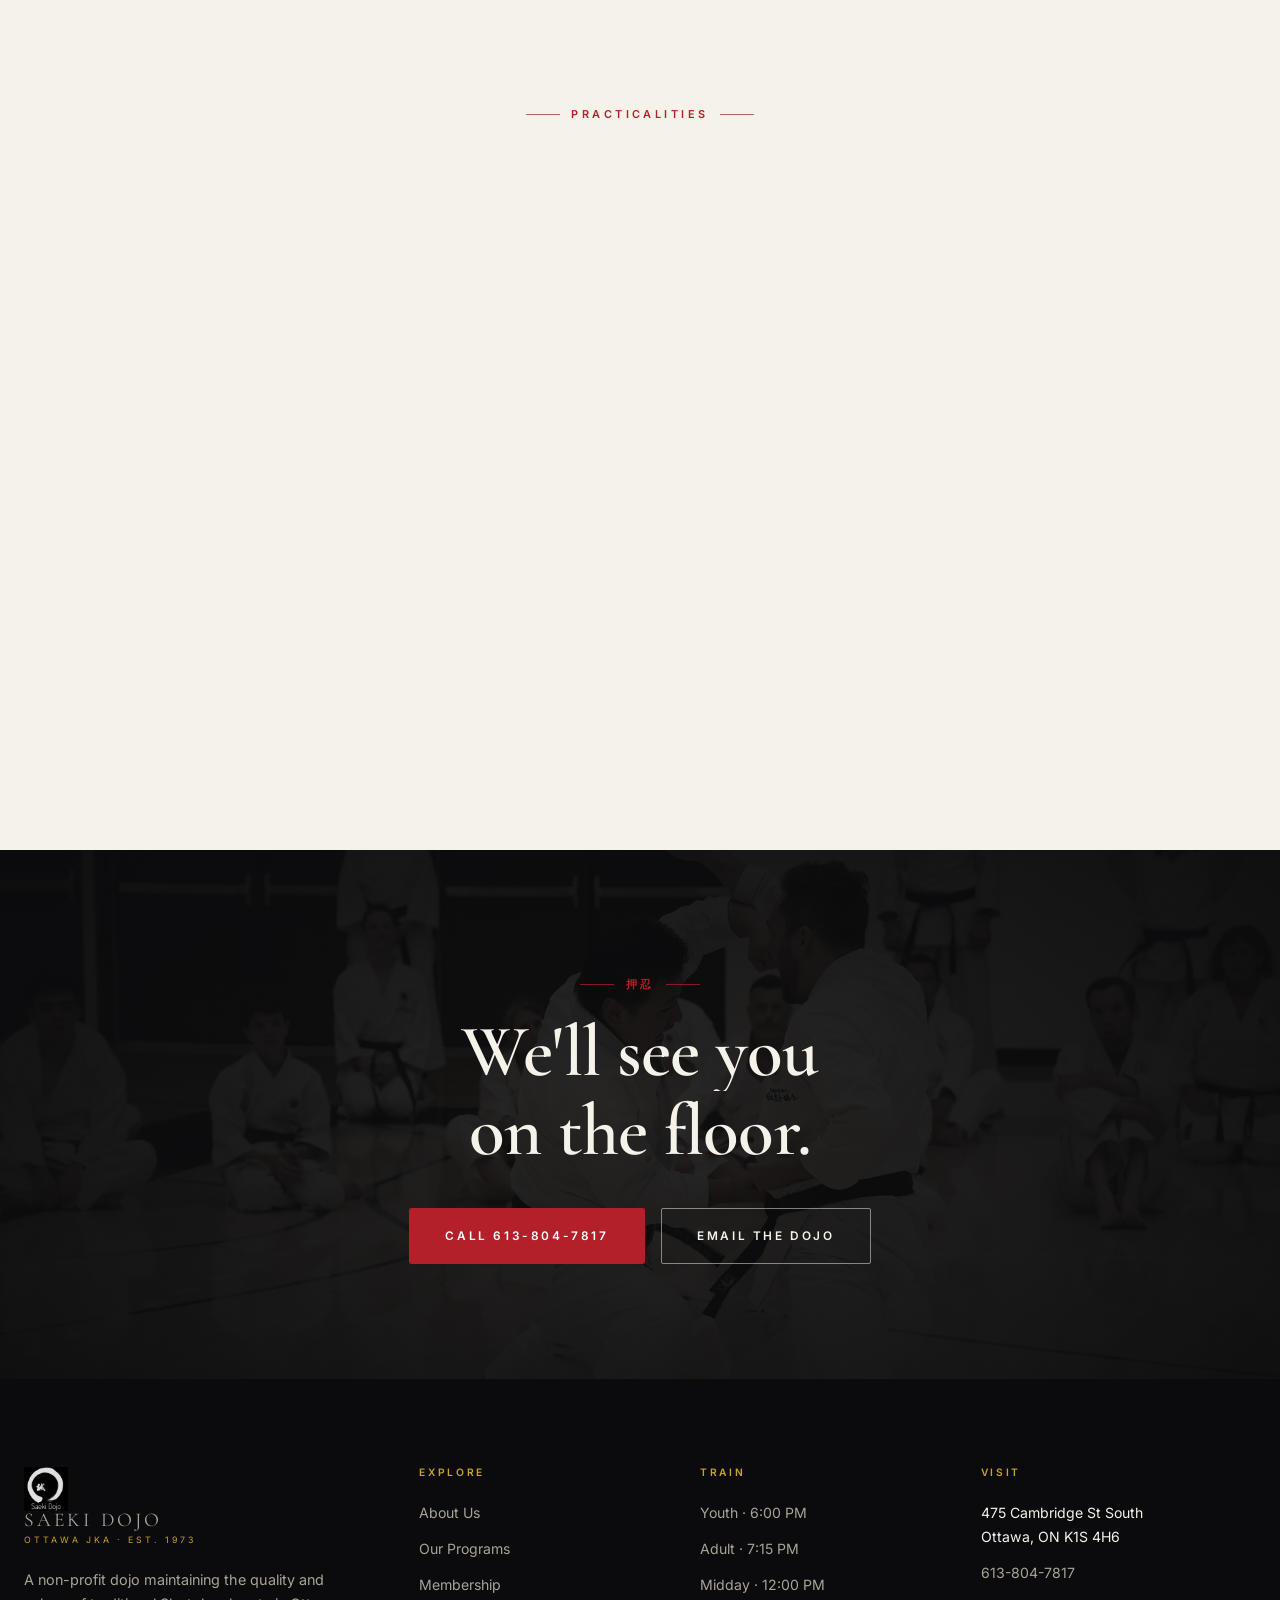
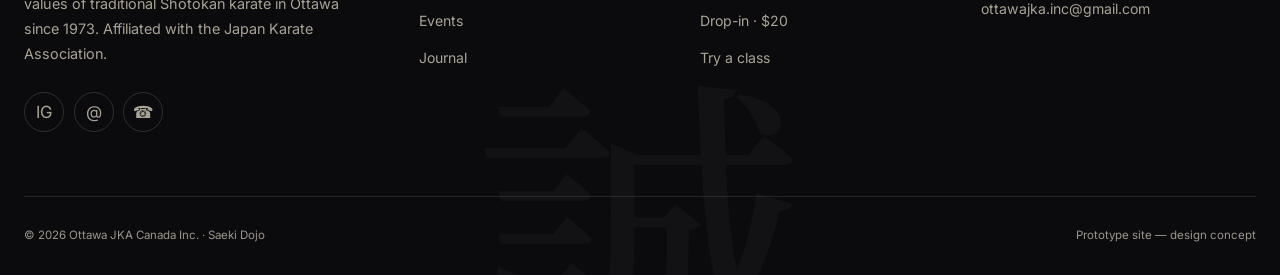
<file: contact.html>
<!DOCTYPE html>
<html lang="en">
<head>
<meta charset="utf-8">
<meta name="viewport" content="width=device-width, initial-scale=1, viewport-fit=cover">
<title>Contact &amp; Visit — Saeki Dojo | Ottawa JKA Canada</title>
<meta name="description" content="Visit Saeki Dojo at 475 Cambridge St South, Ottawa. Call 613-804-7817 or book a $20 drop-in class in our youth or adult Shotokan karate program.">
<meta property="og:type" content="website">
<meta property="og:site_name" content="Saeki Dojo">
<meta property="og:locale" content="en_CA">
<meta property="og:url" content="https://saeki-dojo-website.vercel.app/contact.html">
<meta property="og:title" content="Contact &amp; Visit — Saeki Dojo">
<meta property="og:description" content="Visit Saeki Dojo at 475 Cambridge St South, Ottawa. Call 613-804-7817 or book a $20 drop-in class in our youth or adult Shotokan karate program.">
<meta property="og:image" content="https://saeki-dojo-website.vercel.app/assets/img/hero-1.jpg">
<meta property="og:image:width" content="1800">
<meta property="og:image:height" content="1100">
<meta property="og:image:alt" content="Karate training at Saeki Dojo, Ottawa">
<meta name="twitter:card" content="summary_large_image">
<meta name="twitter:title" content="Contact &amp; Visit — Saeki Dojo">
<meta name="twitter:description" content="Visit Saeki Dojo at 475 Cambridge St South, Ottawa. Call 613-804-7817 or book a $20 drop-in class in our youth or adult Shotokan karate program.">
<meta name="twitter:image" content="https://saeki-dojo-website.vercel.app/assets/img/hero-1.jpg">
<meta name="robots" content="noindex, nofollow">
<meta name="theme-color" content="#0b0b0d">
<link rel="icon" href="assets/img/logo.png">
<link rel="preconnect" href="https://fonts.googleapis.com">
<link rel="preconnect" href="https://fonts.gstatic.com" crossorigin>
<link href="https://fonts.googleapis.com/css2?family=Cormorant+Garamond:ital,wght@0,400;0,500;0,600;1,400&family=Inter:wght@400;500;600&family=Noto+Serif+JP:wght@400;500&display=swap" rel="stylesheet">
<link rel="stylesheet" href="assets/css/style.css">
</head>
<body>

<div id="preloader">
  <div class="pre__inner">
    <svg class="pre__enso" viewBox="0 0 100 100" aria-hidden="true"><circle cx="50" cy="50" r="46.5"/></svg>
    <div class="pre__word">Saeki</div>
    <div class="pre__bar"><i></i></div>
  </div>
</div>
<div id="curtain"></div>
<div id="progress"></div>
<div class="cursor" aria-hidden="true"></div>
<div class="cursor-dot" aria-hidden="true"></div>

<header class="header">
  <div class="header__inner">
    <a class="brand" href="/" aria-label="Saeki Dojo home">
      <picture><source srcset="assets/img/logo.webp" type="image/webp"><img class="brand__mark" src="assets/img/logo.png" alt="" width="512" height="512" decoding="async"></picture>
      <span class="brand__txt">
        <span class="brand__name">Saeki Dojo</span>
        <span class="brand__sub">Ottawa JKA · Est. 1973</span>
      </span>
    </a>
    <nav class="nav" aria-label="Primary">
      <a class="nav__link" href="/">Home</a>
      <a class="nav__link" href="/about">About</a>
      <a class="nav__link" href="/programs">Programs</a>
      <a class="nav__link" href="/membership">Membership</a>
      <a class="nav__link" href="/events">Events</a>
      <a class="nav__link" href="/blog">Journal</a>
    </nav>
    <div class="header__cta">
      <a class="btn btn--crimson btn--sm" href="/contact" data-magnetic><span>Try a class</span></a>
      <button class="burger" aria-label="Open menu" aria-expanded="false"><span></span><span></span><span></span></button>
    </div>
  </div>
</header>

<div class="mnav">
  <ul class="mnav__list">
    <li><a href="/"><span class="num">01</span>Home</a></li>
    <li><a href="/about"><span class="num">02</span>About Us</a></li>
    <li><a href="/programs"><span class="num">03</span>Our Programs</a></li>
    <li><a href="/membership"><span class="num">04</span>Membership</a></li>
    <li><a href="/events"><span class="num">05</span>Events</a></li>
    <li><a href="/blog"><span class="num">06</span>Journal</a></li>
    <li><a href="/contact"><span class="num">07</span>Contact</a></li>
  </ul>
  <div class="mnav__foot">
    <span>475 Cambridge St South, Ottawa, ON K1S 4H6</span>
    <a href="tel:+16138047817">613-804-7817</a>
    <a href="mailto:ottawajka.inc@gmail.com">ottawajka.inc@gmail.com</a>
  </div>
</div>

<main>

<section class="phero">
  <div class="phero__bg" style="background-image:url('assets/img/hero-1.webp')"></div>
  <div class="phero__body">
    <p class="crumbs"><a href="/">Home</a><em>/</em><span>Contact</span></p>
    <h1 class="split" data-hero-in>Book your<br>first class.</h1>
    <p data-reveal="up" data-delay="400">A drop-in class is $20, there is nothing to sign, and nobody will call you afterwards
       trying to sell you anything. Tell us when you would like to come.</p>
  </div>
</section>

<div class="marquee" aria-hidden="true">
  <div class="marquee__track">
    <span>475 Cambridge St South</span><span>613-804-7817</span><span>Ottawa, Ontario</span><span>Drop-in $20</span>
    <span>475 Cambridge St South</span><span>613-804-7817</span><span>Ottawa, Ontario</span><span>Drop-in $20</span>
  </div>
</div>

<!-- CONTACT -->
<section class="section section--dark">
  <div class="shell split-grid split-grid--top">

    <div>
      <p class="eyebrow">Get in touch</p>
      <h2 class="h-lg split">Tell us a little,<br>and we'll reply.</h2>
      <p class="lead" style="margin-top:1.4rem" data-reveal="up" data-delay="120">
        Usually within a day. If it is urgent, the phone is faster than the form.
      </p>

      <ul class="info-list" style="margin-top:2.6rem" data-reveal="up" data-delay="200">
        <li>
          <span class="ico">◎</span>
          <span><small>The dojo</small><b>475 Cambridge St South</b><br>
            <span class="muted">Ottawa, Ontario K1S 4H6, Canada</span></span>
        </li>
        <li>
          <span class="ico">☎</span>
          <span><small>Telephone</small><a href="tel:+16138047817">613-804-7817</a></span>
        </li>
        <li>
          <span class="ico">@</span>
          <span><small>Email</small><a href="mailto:ottawajka.inc@gmail.com">ottawajka.inc@gmail.com</a></span>
        </li>
        <li>
          <span class="ico">IG</span>
          <span><small>Instagram</small><a href="https://www.instagram.com/saeki_dojo/" target="_blank" rel="noopener">@saeki_dojo</a></span>
        </li>
      </ul>

      <hr class="rule" style="margin:2.6rem 0">

      <h3 class="h-md" style="margin-bottom:1.2rem">When to arrive</h3>
      <div class="table-wrap" data-reveal="up" data-delay="260">
        <table class="sched">
          <tbody>
            <tr><td>Mon · Wed · Fri</td><td>6:00 – 7:00 PM</td><td><span class="pill pill--youth">Youth</span></td></tr>
            <tr><td>Mon · Wed · Fri</td><td>7:15 – 8:15 PM</td><td><span class="pill pill--adult">Adult</span></td></tr>
            <tr><td>Tue · Thu</td><td>12:00 – 1:00 PM</td><td><span class="pill pill--adult">Adult</span></td></tr>
          </tbody>
        </table>
      </div>
      <p class="muted" style="margin-top:1rem;font-size:.82rem">
        Come ten minutes early for your first class so we can show you the changing rooms and where to line up.
      </p>
    </div>

    <div data-reveal="up" data-delay="160">
      <!-- Replace YOUR_FORM_ID with a Formspree (or Netlify/Basin) endpoint and this
           form posts for real. Left as-is it runs in demo mode. -->
      <form class="form" data-validate action="https://formspree.io/f/YOUR_FORM_ID" method="POST">
        <div class="form__row">
          <div class="field">
            <input type="text" id="c-first" name="first_name" placeholder=" " required>
            <label for="c-first">First name</label>
            <span class="field__bar"></span>
            <span class="field__err">Please enter your first name.</span>
          </div>
          <div class="field">
            <input type="text" id="c-last" name="last_name" placeholder=" " required>
            <label for="c-last">Last name</label>
            <span class="field__bar"></span>
            <span class="field__err">Please enter your last name.</span>
          </div>
        </div>

        <div class="form__row">
          <div class="field">
            <input type="email" id="c-email" name="email" placeholder=" " required>
            <label for="c-email">Email address</label>
            <span class="field__bar"></span>
            <span class="field__err">Please enter a valid email address.</span>
          </div>
          <div class="field">
            <input type="tel" id="c-phone" name="phone" placeholder=" ">
            <label for="c-phone">Phone (optional)</label>
            <span class="field__bar"></span>
          </div>
        </div>

        <div class="form__row">
          <div class="field">
            <select id="c-program" name="program" required>
              <option value=""></option>
              <option>Youth — 17 and under</option>
              <option>Adult — evenings</option>
              <option>Adult — midday</option>
              <option>Not sure yet</option>
            </select>
            <label for="c-program">Program of interest</label>
            <span class="field__chev">▾</span>
            <span class="field__bar"></span>
            <span class="field__err">Please choose a program.</span>
          </div>
          <div class="field">
            <select id="c-exp" name="experience">
              <option value=""></option>
              <option>Complete beginner</option>
              <option>Some experience</option>
              <option>Graded in another style</option>
              <option>Graded in Shotokan</option>
            </select>
            <label for="c-exp">Experience level</label>
            <span class="field__chev">▾</span>
            <span class="field__bar"></span>
          </div>
        </div>

        <div class="field">
          <textarea id="c-msg" name="message" placeholder=" " required></textarea>
          <label for="c-msg">Your message</label>
          <span class="field__bar"></span>
          <span class="field__err">Please tell us a little about what you are looking for.</span>
        </div>

        <p class="form__note">
          By sending this you agree we may contact you about training at Saeki Dojo. We do not share
          your details with anyone.
        </p>

        <button class="btn btn--crimson" type="submit" data-magnetic><span>Send message</span></button>
        <div class="form__ok">Thank you — your message has been sent. We will be in touch shortly.</div>
        <div class="form__fail">Sorry, that didn't send. Please call 613-804-7817 or email us directly.</div>
      </form>
    </div>

  </div>
</section>

<!-- MAP -->
<section class="section section--ink2">
  <div class="shell">
    <div class="s-head">
      <p class="eyebrow">Find us</p>
      <h2 class="h-lg split">Cambridge Street South,<br>since 1973.</h2>
      <p class="lead">Between the Glebe and Little Italy, a short walk from Bank Street. Street parking on
         Cambridge and the surrounding blocks.</p>
    </div>
    <div class="map-embed media-reveal" data-reveal="fade">
      <iframe
        title="Map showing 475 Cambridge St South, Ottawa"
        src="https://www.google.com/maps?q=475+Cambridge+St+South,+Ottawa,+ON+K1S+4H6&output=embed"
        loading="lazy" referrerpolicy="no-referrer-when-downgrade" allowfullscreen></iframe>
    </div>
    <p class="muted center" style="margin-top:1.2rem;font-size:.78rem">Hover the map to bring it to full colour.</p>
  </div>
</section>

<!-- FAQ -->
<section class="section">
  <div class="shell--narrow">
    <div class="s-head s-head--center">
      <p class="eyebrow eyebrow--center">Practicalities</p>
      <h2 class="h-lg split">Before your<br>first visit.</h2>
    </div>
    <div class="acc" data-reveal="up" data-delay="120">
      <div class="acc__item">
        <button class="acc__btn" aria-expanded="false">Do I need to book, or can I just turn up?</button>
        <div class="acc__panel"><div>Either works, but a quick message helps — we will know to expect you
          and someone will meet you at the door rather than mid-warm-up.</div></div>
      </div>
      <div class="acc__item">
        <button class="acc__btn" aria-expanded="false">Can I watch a class first?</button>
        <div class="acc__panel"><div>Yes. Come and sit at the side for an hour, no obligation. Parents are
          welcome to watch the youth class any evening.</div></div>
      </div>
      <div class="acc__item">
        <button class="acc__btn" aria-expanded="false">Is there parking?</button>
        <div class="acc__panel"><div>Street parking on Cambridge Street South and the surrounding blocks.
          Bank Street buses stop a few minutes' walk away.</div></div>
      </div>
      <div class="acc__item">
        <button class="acc__btn" aria-expanded="false">What do I bring?</button>
        <div class="acc__panel"><div>Loose clothes, bare feet, and water. Everything else can wait until
          you decide you are coming back.</div></div>
      </div>
      <div class="acc__item">
        <button class="acc__btn" aria-expanded="false">Are the instructors certified?</button>
        <div class="acc__panel"><div>Our head instructor completed the Japan Karate Association
          Headquarters instructor programme in Tokyo. Our chairman sits on the JKA Masters Committee
          and is licensed to examine to 3rd Dan.</div></div>
      </div>
    </div>
  </div>
</section>

<section class="section cta-band">
  <div class="cta-band__bg" style="background-image:url('assets/img/hero-4.webp')"></div>
  <div class="shell--narrow">
    <p class="eyebrow eyebrow--center" style="justify-content:center">押忍</p>
    <h2 class="h-xl split">We'll see you<br>on the floor.</h2>
    <div style="margin-top:2.4rem;display:flex;gap:1rem;justify-content:center;flex-wrap:wrap" data-reveal="up" data-delay="200">
      <a class="btn btn--crimson" href="tel:+16138047817" data-magnetic><span>Call 613-804-7817</span></a>
      <a class="btn btn--on-dark" href="mailto:ottawajka.inc@gmail.com"><span>Email the dojo</span></a>
    </div>
  </div>
</section>

</main>

<footer class="footer">
  <div class="footer__kanji jp" aria-hidden="true">誠</div>
  <div class="shell">
    <div class="footer__grid">
      <div>
        <a class="brand" href="/" style="margin-bottom:1.4rem">
          <picture><source srcset="assets/img/logo.webp" type="image/webp"><img class="brand__mark" src="assets/img/logo.png" alt="" width="512" height="512" decoding="async"></picture>
          <span class="brand__txt">
            <span class="brand__name">Saeki Dojo</span>
            <span class="brand__sub">Ottawa JKA · Est. 1973</span>
          </span>
        </a>
        <p>A non-profit dojo maintaining the quality and values of traditional Shotokan karate in
           Ottawa since 1973. Affiliated with the Japan Karate Association.</p>
        <div class="socials" style="margin-top:1.6rem">
          <a href="https://www.instagram.com/saeki_dojo/" target="_blank" rel="noopener" aria-label="Instagram">IG</a>
          <a href="mailto:ottawajka.inc@gmail.com" aria-label="Email">@</a>
          <a href="tel:+16138047817" aria-label="Phone">☎</a>
        </div>
      </div>
      <div>
        <h4>Explore</h4>
        <ul>
          <li><a href="/about">About Us</a></li>
          <li><a href="/programs">Our Programs</a></li>
          <li><a href="/membership">Membership</a></li>
          <li><a href="/events">Events</a></li>
          <li><a href="/blog">Journal</a></li>
        </ul>
      </div>
      <div>
        <h4>Train</h4>
        <ul>
          <li><a href="/programs">Youth · 6:00 PM</a></li>
          <li><a href="/programs">Adult · 7:15 PM</a></li>
          <li><a href="/programs">Midday · 12:00 PM</a></li>
          <li><a href="/membership">Drop-in · $20</a></li>
          <li><a href="/contact">Try a class</a></li>
        </ul>
      </div>
      <div>
        <h4>Visit</h4>
        <ul>
          <li>475 Cambridge St South<br>Ottawa, ON K1S 4H6</li>
          <li><a href="tel:+16138047817">613-804-7817</a></li>
          <li><a href="mailto:ottawajka.inc@gmail.com">ottawajka.inc@gmail.com</a></li>
        </ul>
      </div>
    </div>
    <div class="footer__bot">
      <span>© <span data-year>2026</span> Ottawa JKA Canada Inc. · Saeki Dojo</span>
      <span>Prototype site — design concept</span>
    </div>
  </div>
</footer>

<button id="toTop" aria-label="Back to top">↑</button>
<script src="assets/js/main.js"></script>
</body>
</html>
</file>
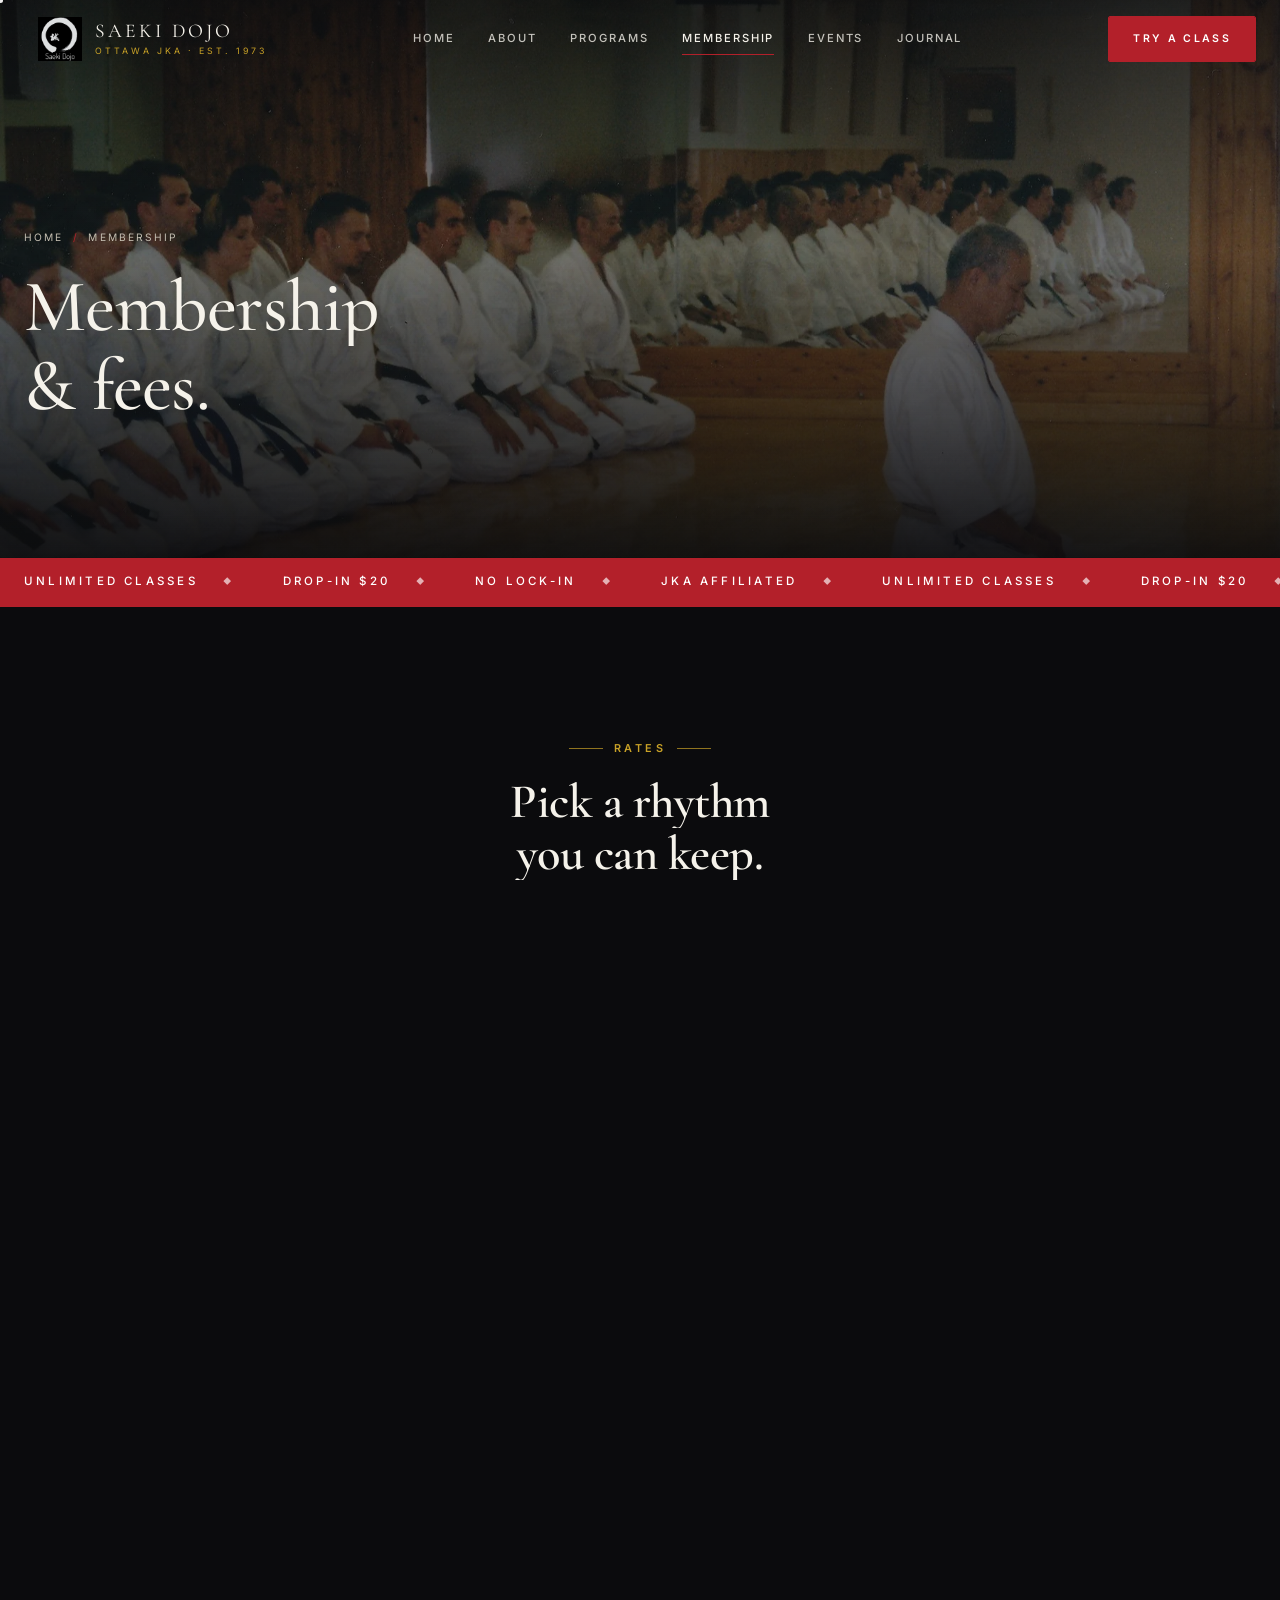
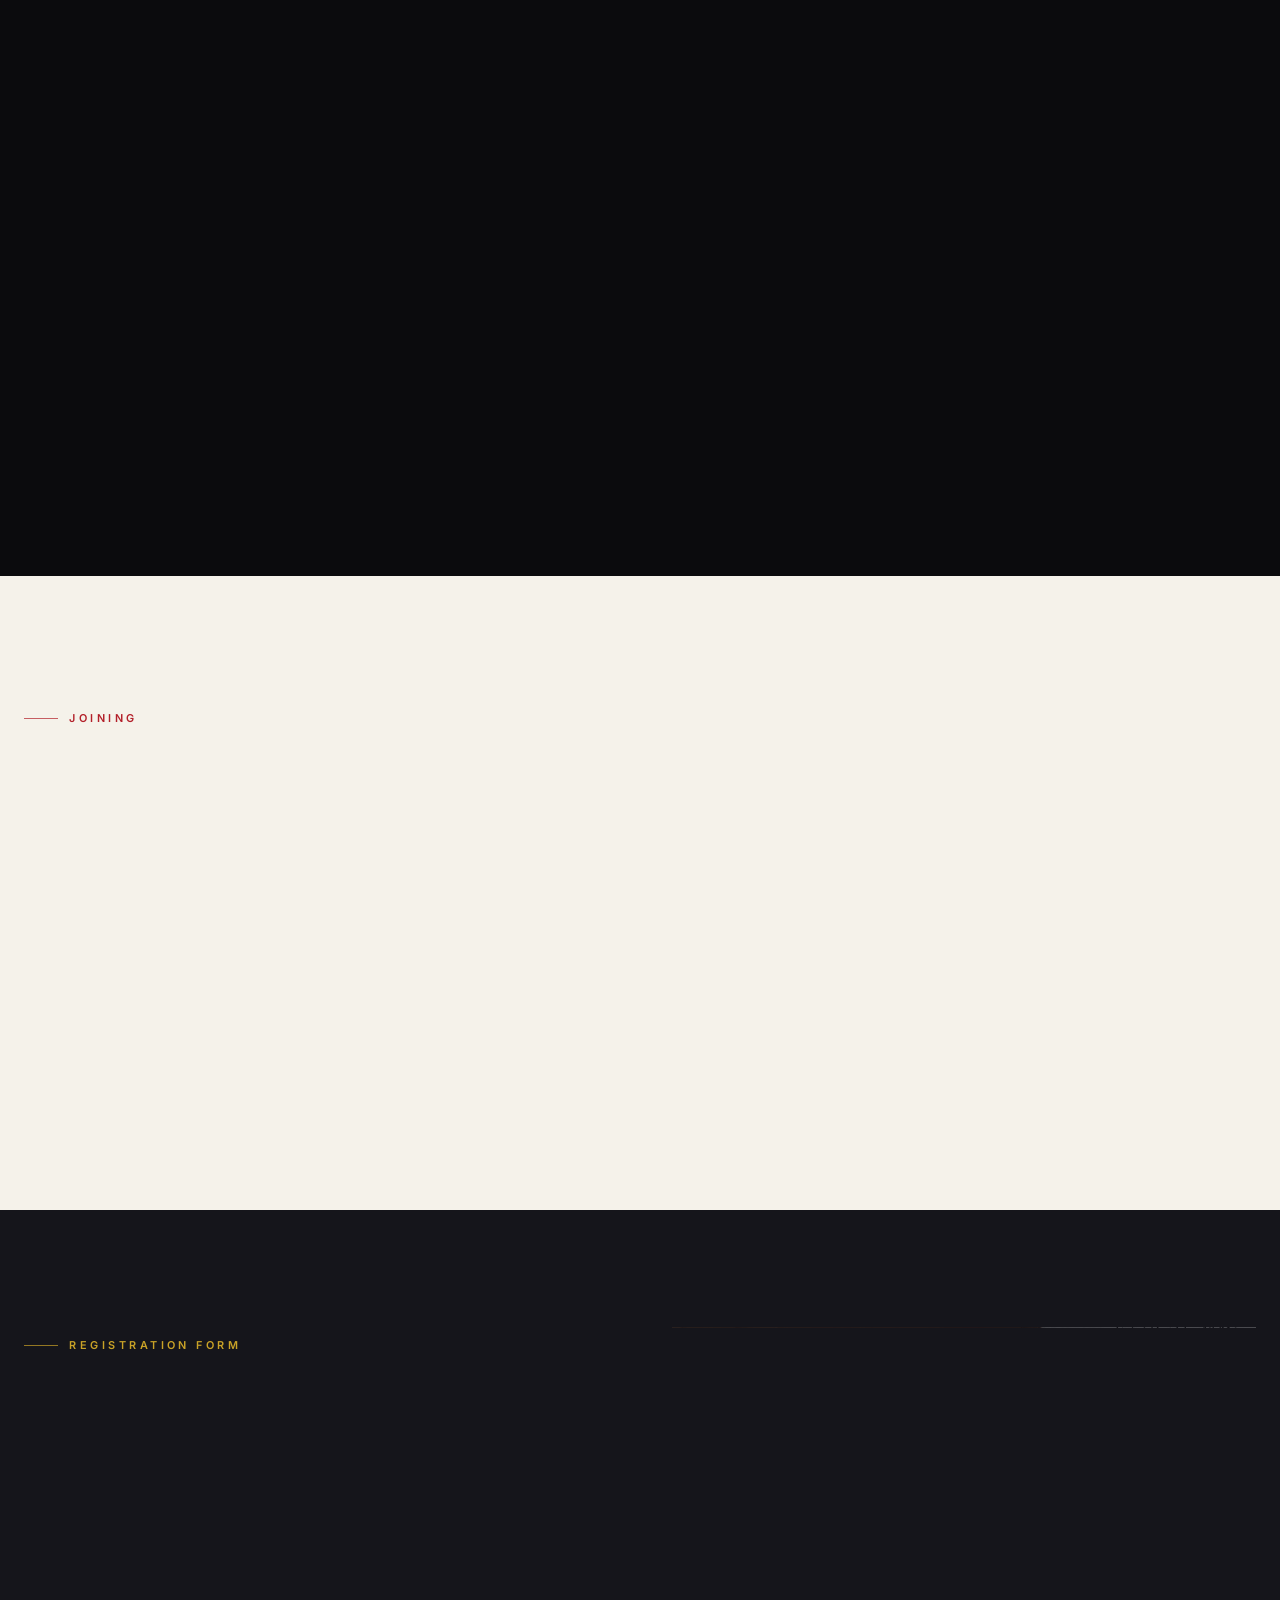
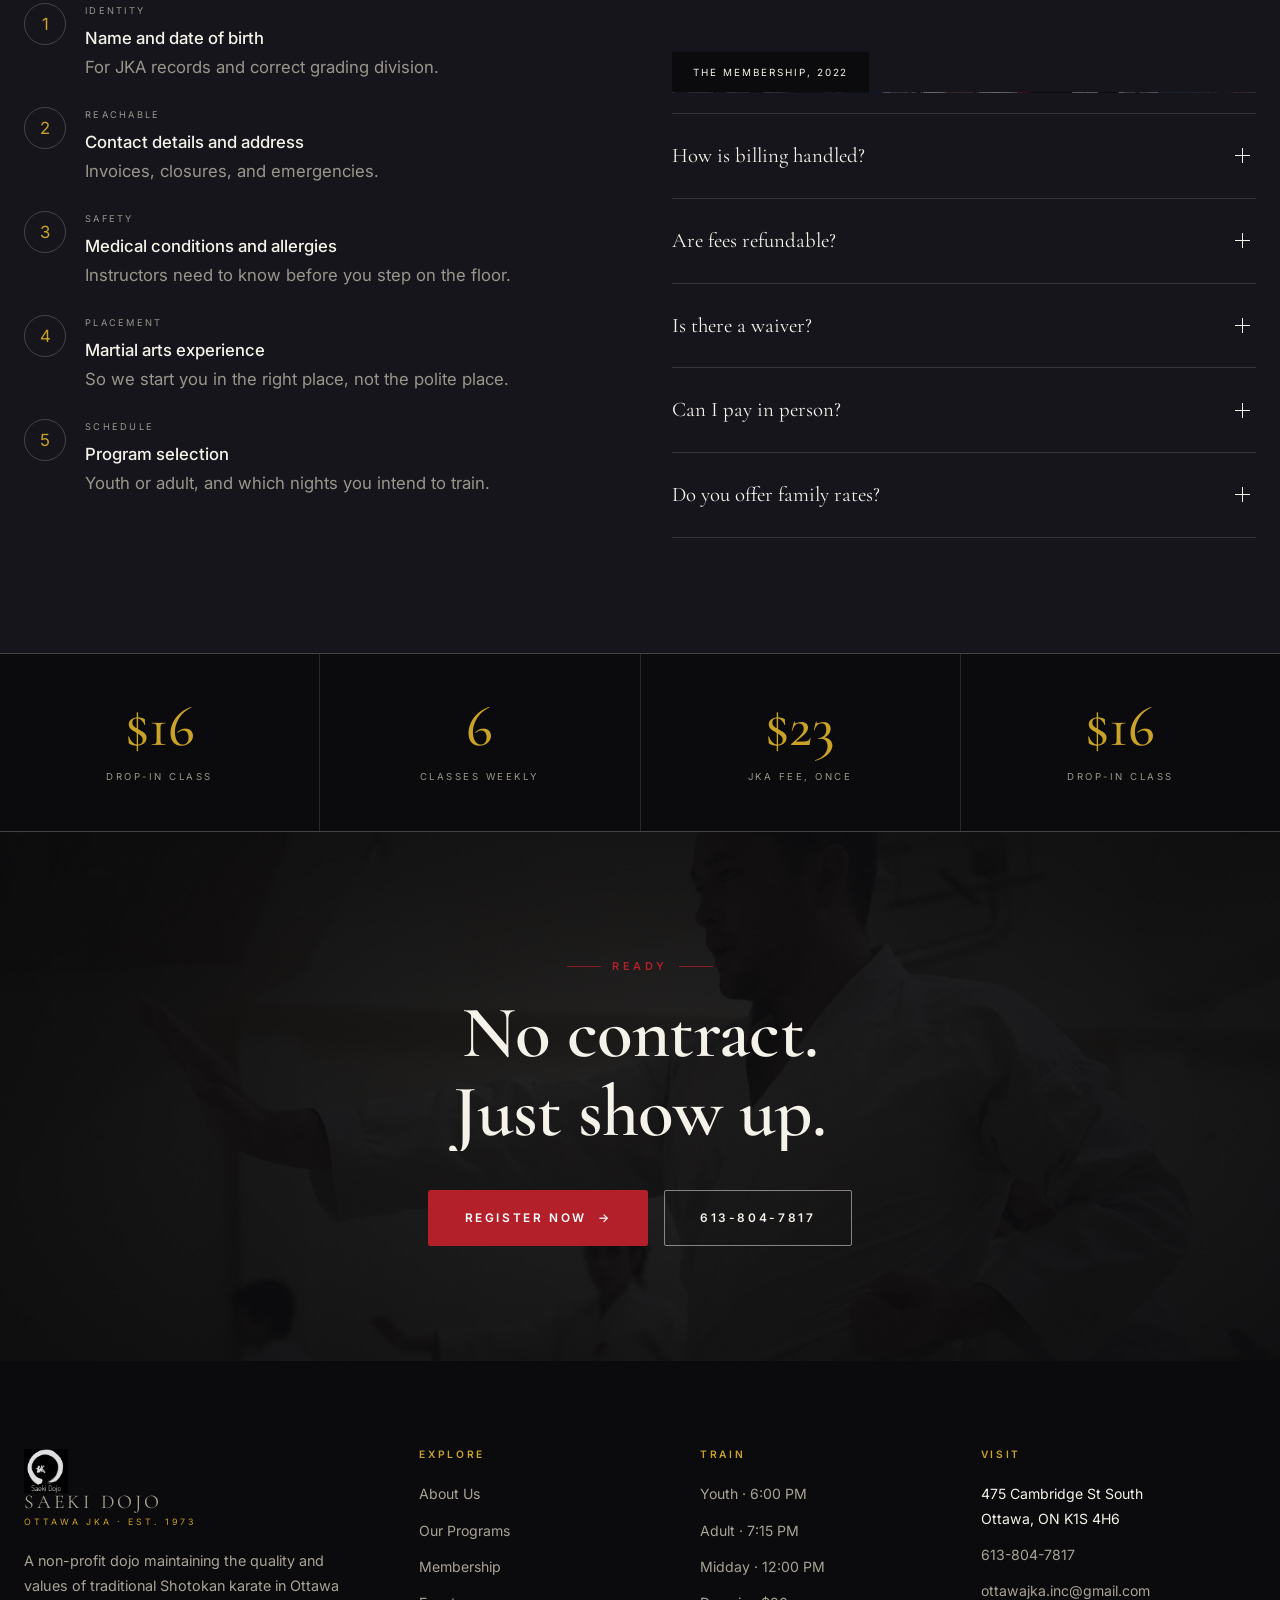
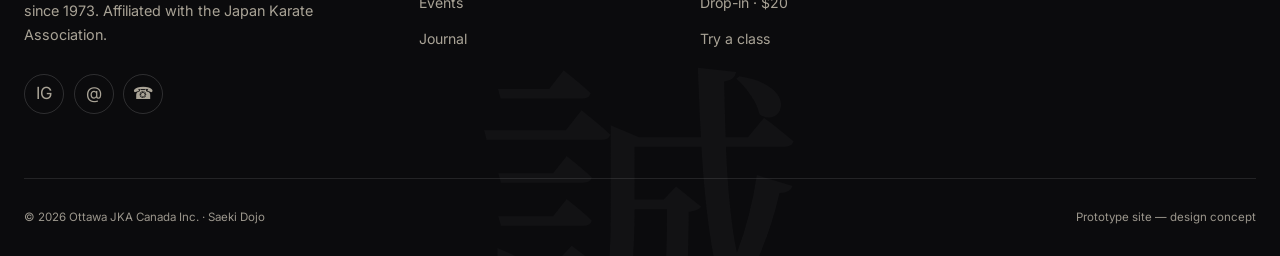
<file: membership.html>
<!DOCTYPE html>
<html lang="en">
<head>
<meta charset="utf-8">
<meta name="viewport" content="width=device-width, initial-scale=1, viewport-fit=cover">
<title>Membership &amp; Fees — Saeki Dojo | Ottawa JKA Canada</title>
<meta name="description" content="Saeki Dojo membership rates: drop-in $20, adult $130/month or $950/year, student and youth $110/month or $760/year, plus a one-time $30 JKA affiliation fee.">
<meta property="og:type" content="website">
<meta property="og:site_name" content="Saeki Dojo">
<meta property="og:locale" content="en_CA">
<meta property="og:url" content="https://saeki-dojo-website.vercel.app/membership.html">
<meta property="og:title" content="Membership &amp; Fees — Saeki Dojo">
<meta property="og:description" content="Saeki Dojo membership rates: drop-in $20, adult $130/month or $950/year, student and youth $110/month or $760/year, plus a one-time $30 JKA affiliation fee.">
<meta property="og:image" content="https://saeki-dojo-website.vercel.app/assets/img/hero-3.jpg">
<meta property="og:image:width" content="1800">
<meta property="og:image:height" content="1100">
<meta property="og:image:alt" content="Karate training at Saeki Dojo, Ottawa">
<meta name="twitter:card" content="summary_large_image">
<meta name="twitter:title" content="Membership &amp; Fees — Saeki Dojo">
<meta name="twitter:description" content="Saeki Dojo membership rates: drop-in $20, adult $130/month or $950/year, student and youth $110/month or $760/year, plus a one-time $30 JKA affiliation fee.">
<meta name="twitter:image" content="https://saeki-dojo-website.vercel.app/assets/img/hero-3.jpg">
<meta name="robots" content="noindex, nofollow">
<meta name="theme-color" content="#0b0b0d">
<link rel="icon" href="assets/img/logo.png">
<link rel="preconnect" href="https://fonts.googleapis.com">
<link rel="preconnect" href="https://fonts.gstatic.com" crossorigin>
<link href="https://fonts.googleapis.com/css2?family=Cormorant+Garamond:ital,wght@0,400;0,500;0,600;1,400&family=Inter:wght@400;500;600&family=Noto+Serif+JP:wght@400;500&display=swap" rel="stylesheet">
<link rel="stylesheet" href="assets/css/style.css">
</head>
<body>

<div id="preloader">
  <div class="pre__inner">
    <svg class="pre__enso" viewBox="0 0 100 100" aria-hidden="true"><circle cx="50" cy="50" r="46.5"/></svg>
    <div class="pre__word">Saeki</div>
    <div class="pre__bar"><i></i></div>
  </div>
</div>
<div id="curtain"></div>
<div id="progress"></div>
<div class="cursor" aria-hidden="true"></div>
<div class="cursor-dot" aria-hidden="true"></div>

<header class="header">
  <div class="header__inner">
    <a class="brand" href="/" aria-label="Saeki Dojo home">
      <picture><source srcset="assets/img/logo.webp" type="image/webp"><img class="brand__mark" src="assets/img/logo.png" alt="" width="512" height="512" decoding="async"></picture>
      <span class="brand__txt">
        <span class="brand__name">Saeki Dojo</span>
        <span class="brand__sub">Ottawa JKA · Est. 1973</span>
      </span>
    </a>
    <nav class="nav" aria-label="Primary">
      <a class="nav__link" href="/">Home</a>
      <a class="nav__link" href="/about">About</a>
      <a class="nav__link" href="/programs">Programs</a>
      <a class="nav__link" href="/membership" aria-current="page">Membership</a>
      <a class="nav__link" href="/events">Events</a>
      <a class="nav__link" href="/blog">Journal</a>
    </nav>
    <div class="header__cta">
      <a class="btn btn--crimson btn--sm" href="/contact" data-magnetic><span>Try a class</span></a>
      <button class="burger" aria-label="Open menu" aria-expanded="false"><span></span><span></span><span></span></button>
    </div>
  </div>
</header>

<div class="mnav">
  <ul class="mnav__list">
    <li><a href="/"><span class="num">01</span>Home</a></li>
    <li><a href="/about"><span class="num">02</span>About Us</a></li>
    <li><a href="/programs"><span class="num">03</span>Our Programs</a></li>
    <li><a href="/membership"><span class="num">04</span>Membership</a></li>
    <li><a href="/events"><span class="num">05</span>Events</a></li>
    <li><a href="/blog"><span class="num">06</span>Journal</a></li>
    <li><a href="/contact"><span class="num">07</span>Contact</a></li>
  </ul>
  <div class="mnav__foot">
    <span>475 Cambridge St South, Ottawa, ON K1S 4H6</span>
    <a href="tel:+16138047817">613-804-7817</a>
    <a href="mailto:ottawajka.inc@gmail.com">ottawajka.inc@gmail.com</a>
  </div>
</div>

<main>

<section class="phero">
  <div class="phero__bg" style="background-image:url('assets/img/hero-3.webp')"></div>
  <div class="phero__body">
    <p class="crumbs"><a href="/">Home</a><em>/</em><span>Membership</span></p>
    <h1 class="split" data-hero-in>Membership<br>&amp; fees.</h1>
    <p data-reveal="up" data-delay="400">Unlimited classes, no lock-in, and a $20 drop-in if you want to try first.
       We are a non-profit — fees keep the doors open and the floor maintained.</p>
  </div>
</section>

<div class="marquee" aria-hidden="true">
  <div class="marquee__track">
    <span>Unlimited classes</span><span>Drop-in $20</span><span>No lock-in</span><span>JKA affiliated</span>
    <span>Unlimited classes</span><span>Drop-in $20</span><span>No lock-in</span><span>JKA affiliated</span>
  </div>
</div>

<!-- PRICING -->
<section class="section section--dark" data-pricing>
  <div class="shell">
    <div class="s-head s-head--center">
      <p class="eyebrow eyebrow--center">Rates</p>
      <h2 class="h-lg split">Pick a rhythm<br>you can keep.</h2>
      <div style="margin-top:2rem;display:flex;justify-content:center" data-reveal="up" data-delay="140">
        <div class="toggle" role="group" aria-label="Billing period">
          <span class="toggle__ink"></span>
          <button type="button" data-mode="monthly" aria-pressed="true">Monthly</button>
          <button type="button" data-mode="yearly" aria-pressed="false">Yearly · save</button>
        </div>
      </div>
    </div>

    <div class="grid grid--3">

      <div class="price" data-reveal="up">
        <h3>Adult</h3>
        <span class="price__age">18 and over</span>
        <div class="price__amt" data-monthly="130" data-yearly="950"><sup>$</sup><span class="num">130</span></div>
        <span class="price__per">per month · CAD</span>
        <ul>
          <li>Unlimited classes each month</li>
          <li>Evening and midday sessions</li>
          <li>JKA grading eligibility</li>
          <li>Invoiced automatically on the 1st</li>
        </ul>
        <a class="btn btn--on-dark" href="/contact"><span>Register</span></a>
      </div>

      <div class="price is-featured" data-reveal="up" data-delay="120">
        <span class="price__flag">Most popular</span>
        <h3>Student</h3>
        <span class="price__age">15 – University</span>
        <div class="price__amt" data-monthly="110" data-yearly="760"><sup>$</sup><span class="num">110</span></div>
        <span class="price__per">per month · CAD</span>
        <ul>
          <li>Unlimited classes each month</li>
          <li>Valid student ID required</li>
          <li>JKA grading eligibility</li>
          <li>Invoiced automatically on the 1st</li>
        </ul>
        <a class="btn btn--crimson" href="/contact" data-magnetic><span>Register</span></a>
      </div>

      <div class="price" data-reveal="up" data-delay="240">
        <h3>Youth</h3>
        <span class="price__age">14 and under</span>
        <div class="price__amt" data-monthly="110" data-yearly="760"><sup>$</sup><span class="num">110</span></div>
        <span class="price__per">per month · CAD</span>
        <ul>
          <li>Unlimited classes each month</li>
          <li>Mon · Wed · Fri, 6:00 PM</li>
          <li>JKA grading eligibility</li>
          <li>Invoiced automatically on the 1st</li>
        </ul>
        <a class="btn btn--on-dark" href="/contact"><span>Register</span></a>
      </div>

    </div>

    <div class="grid grid--2" style="margin-top:clamp(1.2rem,2.5vw,2rem)">
      <div class="price" data-reveal="up" data-delay="120">
        <h3>Drop-In Class</h3>
        <span class="price__age">Any program</span>
        <div class="price__amt"><sup>$</sup><span class="num">20</span></div>
        <span class="price__per">per class · CAD</span>
        <ul>
          <li>Try the class before committing to the membership</li>
          <li>Payable online or in person, cash or card</li>
          <li>No registration commitment</li>
        </ul>
        <a class="btn btn--on-dark" href="/contact"><span>Drop in</span></a>
      </div>
      <div class="price" data-reveal="up" data-delay="240">
        <h3>JKA Affiliation</h3>
        <span class="price__age">One-time, current year</span>
        <div class="price__amt"><sup>$</sup><span class="num">30</span></div>
        <span class="price__per">one-time · CAD</span>
        <ul>
          <li>Registers you with the Japan Karate Association</li>
          <li>Required for grading and official records</li>
          <li>Charged once for the current calendar year</li>
        </ul>
        <a class="btn btn--on-dark" href="/contact"><span>Learn more</span></a>
      </div>
    </div>

    <p class="muted center" style="margin-top:2.4rem;font-size:.82rem" data-reveal="fade">
      Yearly memberships run 1 January – 31 December and are the best value for a long-term commitment.
      All training fees are non-refundable.
    </p>
  </div>
</section>

<!-- HOW TO JOIN -->
<section class="section">
  <div class="shell">
    <div class="s-head">
      <p class="eyebrow">Joining</p>
      <h2 class="h-lg split">Four steps<br>to the floor.</h2>
    </div>
    <div class="grid grid--4">
      <div class="feat" data-reveal="up">
        <span class="feat__n">01</span>
        <h3>Get in touch</h3>
        <p>Call, email, or send the form. Tell us the age of the student and which nights suit you.</p>
      </div>
      <div class="feat" data-reveal="up" data-delay="110">
        <span class="feat__n">02</span>
        <h3>Try a class free</h3>
        <p>Come and watch, or borrow a gi and join in. No commitment, no sales conversation afterwards.</p>
      </div>
      <div class="feat" data-reveal="up" data-delay="220">
        <span class="feat__n">03</span>
        <h3>Register</h3>
        <p>Complete the registration form before your first paid class, including the waiver and
           liability release.</p>
      </div>
      <div class="feat" data-reveal="up" data-delay="330">
        <span class="feat__n">04</span>
        <h3>Start training</h3>
        <p>Pick your membership, add the one-time JKA affiliation fee, and you are on the schedule.</p>
      </div>
    </div>
  </div>
</section>

<!-- REGISTRATION DETAIL -->
<section class="section section--ink2">
  <div class="shell split-grid split-grid--top">
    <div>
      <p class="eyebrow">Registration form</p>
      <h2 class="h-lg split">What we ask for,<br>and why.</h2>
      <p class="lead" style="margin-top:1.5rem" data-reveal="up" data-delay="120">
        A registration form must be completed before your first class. It is short, and every field
        on it exists for a reason.
      </p>
      <ul class="info-list" style="margin-top:2.2rem" data-reveal="up" data-delay="200">
        <li><span class="ico">1</span><span><small>Identity</small><b>Name and date of birth</b><br><span class="muted">For JKA records and correct grading division.</span></span></li>
        <li><span class="ico">2</span><span><small>Reachable</small><b>Contact details and address</b><br><span class="muted">Invoices, closures, and emergencies.</span></span></li>
        <li><span class="ico">3</span><span><small>Safety</small><b>Medical conditions and allergies</b><br><span class="muted">Instructors need to know before you step on the floor.</span></span></li>
        <li><span class="ico">4</span><span><small>Placement</small><b>Martial arts experience</b><br><span class="muted">So we start you in the right place, not the polite place.</span></span></li>
        <li><span class="ico">5</span><span><small>Schedule</small><b>Program selection</b><br><span class="muted">Youth or adult, and which nights you intend to train.</span></span></li>
      </ul>
    </div>
    <div class="stack">
      <div class="figure figure--wide media-reveal" data-parallax="0.04">
        <picture><source srcset="assets/img/gallery-3.webp" type="image/webp"><img src="assets/img/gallery-3.jpg" alt="Members of the dojo gathered together after training" width="900" height="650" loading="lazy" decoding="async"></picture>
        <div class="figure__cap">The membership, 2022</div>
      </div>
      <div class="acc" data-reveal="up" data-delay="140">
        <div class="acc__item">
          <button class="acc__btn" aria-expanded="false">How is billing handled?</button>
          <div class="acc__panel"><div>Monthly memberships are auto-invoiced on the 1st of each month.
            Yearly memberships are invoiced once and run the calendar year.</div></div>
        </div>
        <div class="acc__item">
          <button class="acc__btn" aria-expanded="false">Are fees refundable?</button>
          <div class="acc__panel"><div>No — all training fees are non-refundable. This is why the first
            class is free and why drop-ins exist: test it properly before you commit.</div></div>
        </div>
        <div class="acc__item">
          <button class="acc__btn" aria-expanded="false">Is there a waiver?</button>
          <div class="acc__panel"><div>Yes. A waiver and liability release is required upon registration,
            for every member, adult or youth.</div></div>
        </div>
        <div class="acc__item">
          <button class="acc__btn" aria-expanded="false">Can I pay in person?</button>
          <div class="acc__panel"><div>Drop-in classes can be paid online or in person by cash or card.
            Memberships are invoiced.</div></div>
        </div>
        <div class="acc__item">
          <button class="acc__btn" aria-expanded="false">Do you offer family rates?</button>
          <div class="acc__panel"><div>Get in touch — we handle families case by case rather than
            publishing a fixed rate. We would rather a household trained together than not at all.</div></div>
        </div>
      </div>
    </div>
  </div>
</section>

<section class="section section--tight section--dark" style="padding-block:0">
  <div class="stats">
    <div class="stat"><b>$<span data-count="20">0</span></b><small>Drop-in class</small></div>
    <div class="stat"><b><span data-count="8">0</span></b><small>Classes weekly</small></div>
    <div class="stat"><b>$<span data-count="30">0</span></b><small>JKA fee, once</small></div>
    <div class="stat"><b>$<span data-count="20">0</span></b><small>Drop-in class</small></div>
  </div>
</section>

<section class="section cta-band">
  <div class="cta-band__bg" style="background-image:url('assets/img/hero-1.webp')"></div>
  <div class="shell--narrow">
    <p class="eyebrow eyebrow--center" style="justify-content:center">Ready</p>
    <h2 class="h-xl split">No contract.<br>Just show up.</h2>
    <div style="margin-top:2.4rem;display:flex;gap:1rem;justify-content:center;flex-wrap:wrap" data-reveal="up" data-delay="200">
      <a class="btn btn--crimson" href="/contact" data-magnetic><span>Register now</span><span class="btn__arrow">&rarr;</span></a>
      <a class="btn btn--on-dark" href="tel:+16138047817"><span>613-804-7817</span></a>
    </div>
  </div>
</section>

</main>

<footer class="footer">
  <div class="footer__kanji jp" aria-hidden="true">誠</div>
  <div class="shell">
    <div class="footer__grid">
      <div>
        <a class="brand" href="/" style="margin-bottom:1.4rem">
          <picture><source srcset="assets/img/logo.webp" type="image/webp"><img class="brand__mark" src="assets/img/logo.png" alt="" width="512" height="512" decoding="async"></picture>
          <span class="brand__txt">
            <span class="brand__name">Saeki Dojo</span>
            <span class="brand__sub">Ottawa JKA · Est. 1973</span>
          </span>
        </a>
        <p>A non-profit dojo maintaining the quality and values of traditional Shotokan karate in
           Ottawa since 1973. Affiliated with the Japan Karate Association.</p>
        <div class="socials" style="margin-top:1.6rem">
          <a href="https://www.instagram.com/saeki_dojo/" target="_blank" rel="noopener" aria-label="Instagram">IG</a>
          <a href="mailto:ottawajka.inc@gmail.com" aria-label="Email">@</a>
          <a href="tel:+16138047817" aria-label="Phone">☎</a>
        </div>
      </div>
      <div>
        <h4>Explore</h4>
        <ul>
          <li><a href="/about">About Us</a></li>
          <li><a href="/programs">Our Programs</a></li>
          <li><a href="/membership">Membership</a></li>
          <li><a href="/events">Events</a></li>
          <li><a href="/blog">Journal</a></li>
        </ul>
      </div>
      <div>
        <h4>Train</h4>
        <ul>
          <li><a href="/programs">Youth · 6:00 PM</a></li>
          <li><a href="/programs">Adult · 7:15 PM</a></li>
          <li><a href="/programs">Midday · 12:00 PM</a></li>
          <li><a href="/membership">Drop-in · $20</a></li>
          <li><a href="/contact">Try a class</a></li>
        </ul>
      </div>
      <div>
        <h4>Visit</h4>
        <ul>
          <li>475 Cambridge St South<br>Ottawa, ON K1S 4H6</li>
          <li><a href="tel:+16138047817">613-804-7817</a></li>
          <li><a href="mailto:ottawajka.inc@gmail.com">ottawajka.inc@gmail.com</a></li>
        </ul>
      </div>
    </div>
    <div class="footer__bot">
      <span>© <span data-year>2026</span> Ottawa JKA Canada Inc. · Saeki Dojo</span>
      <span>Prototype site — design concept</span>
    </div>
  </div>
</footer>

<button id="toTop" aria-label="Back to top">↑</button>
<script src="assets/js/main.js"></script>
</body>
</html>
</file>
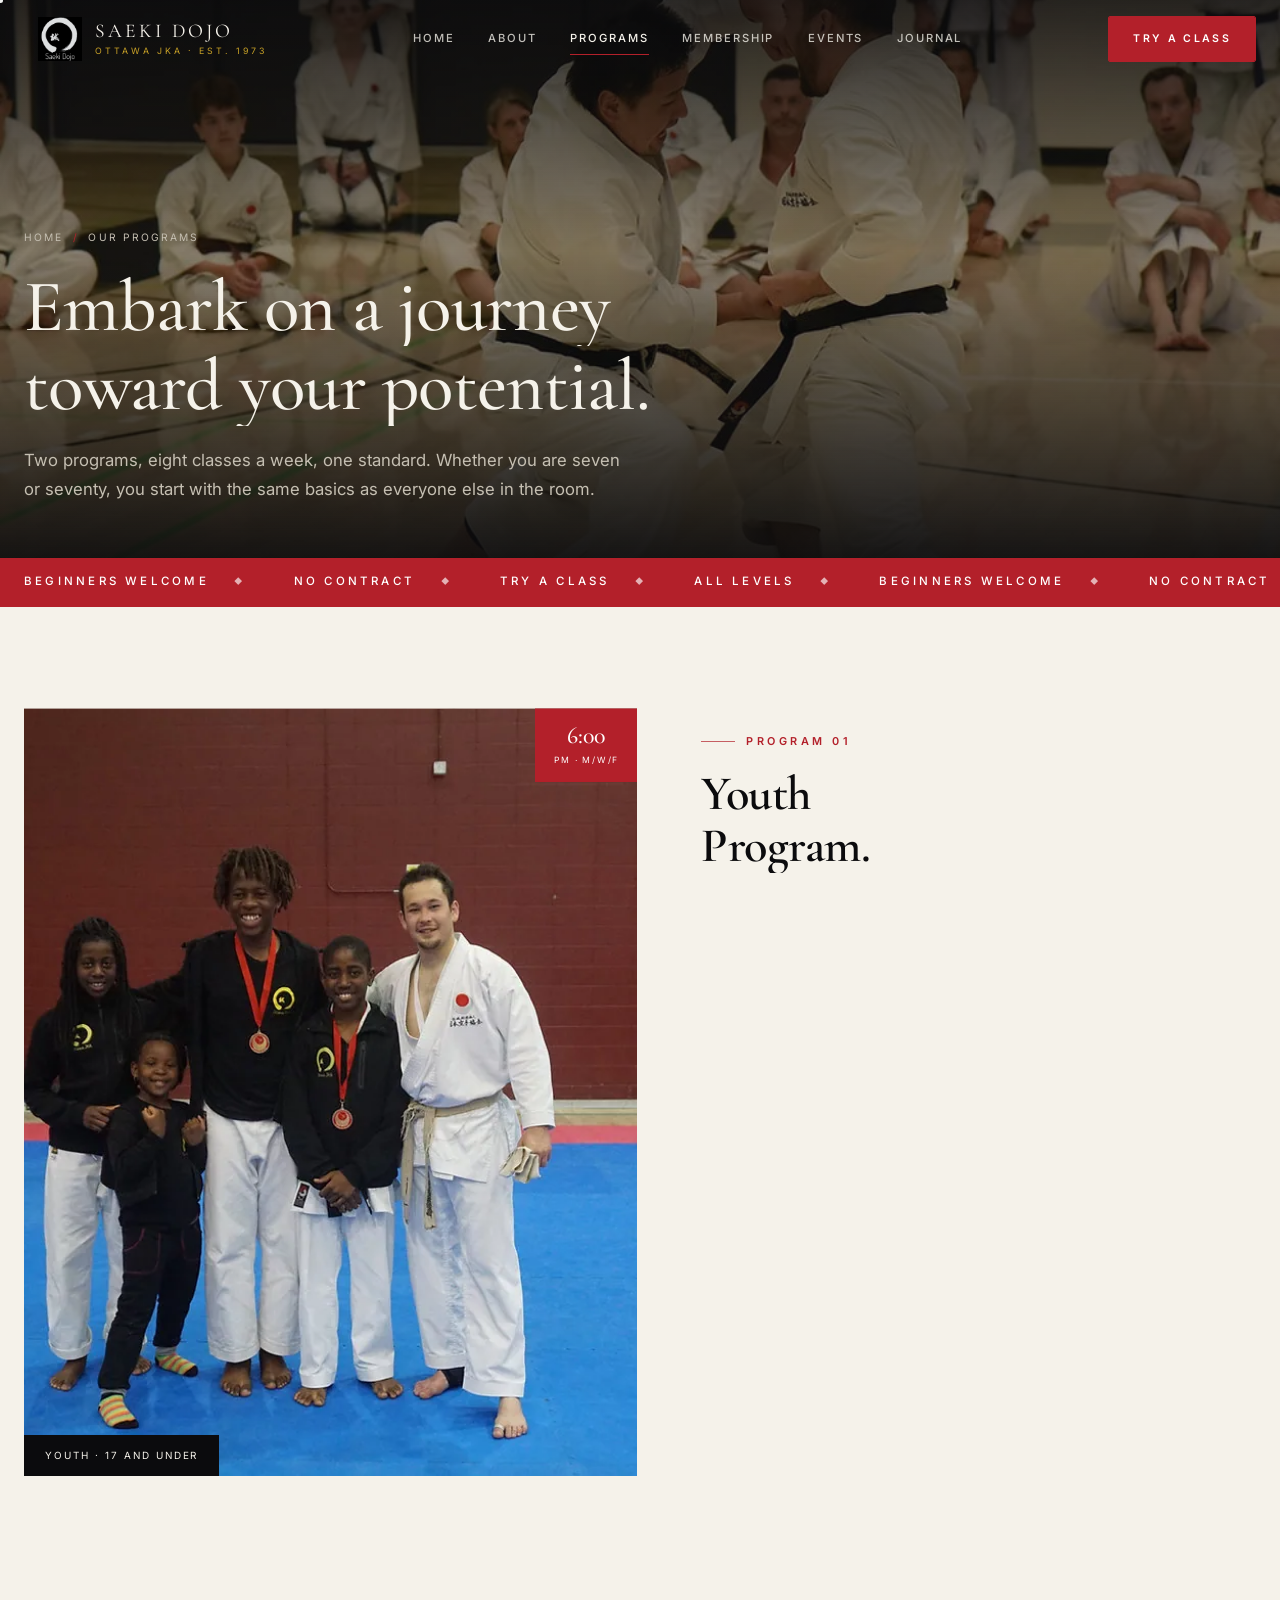
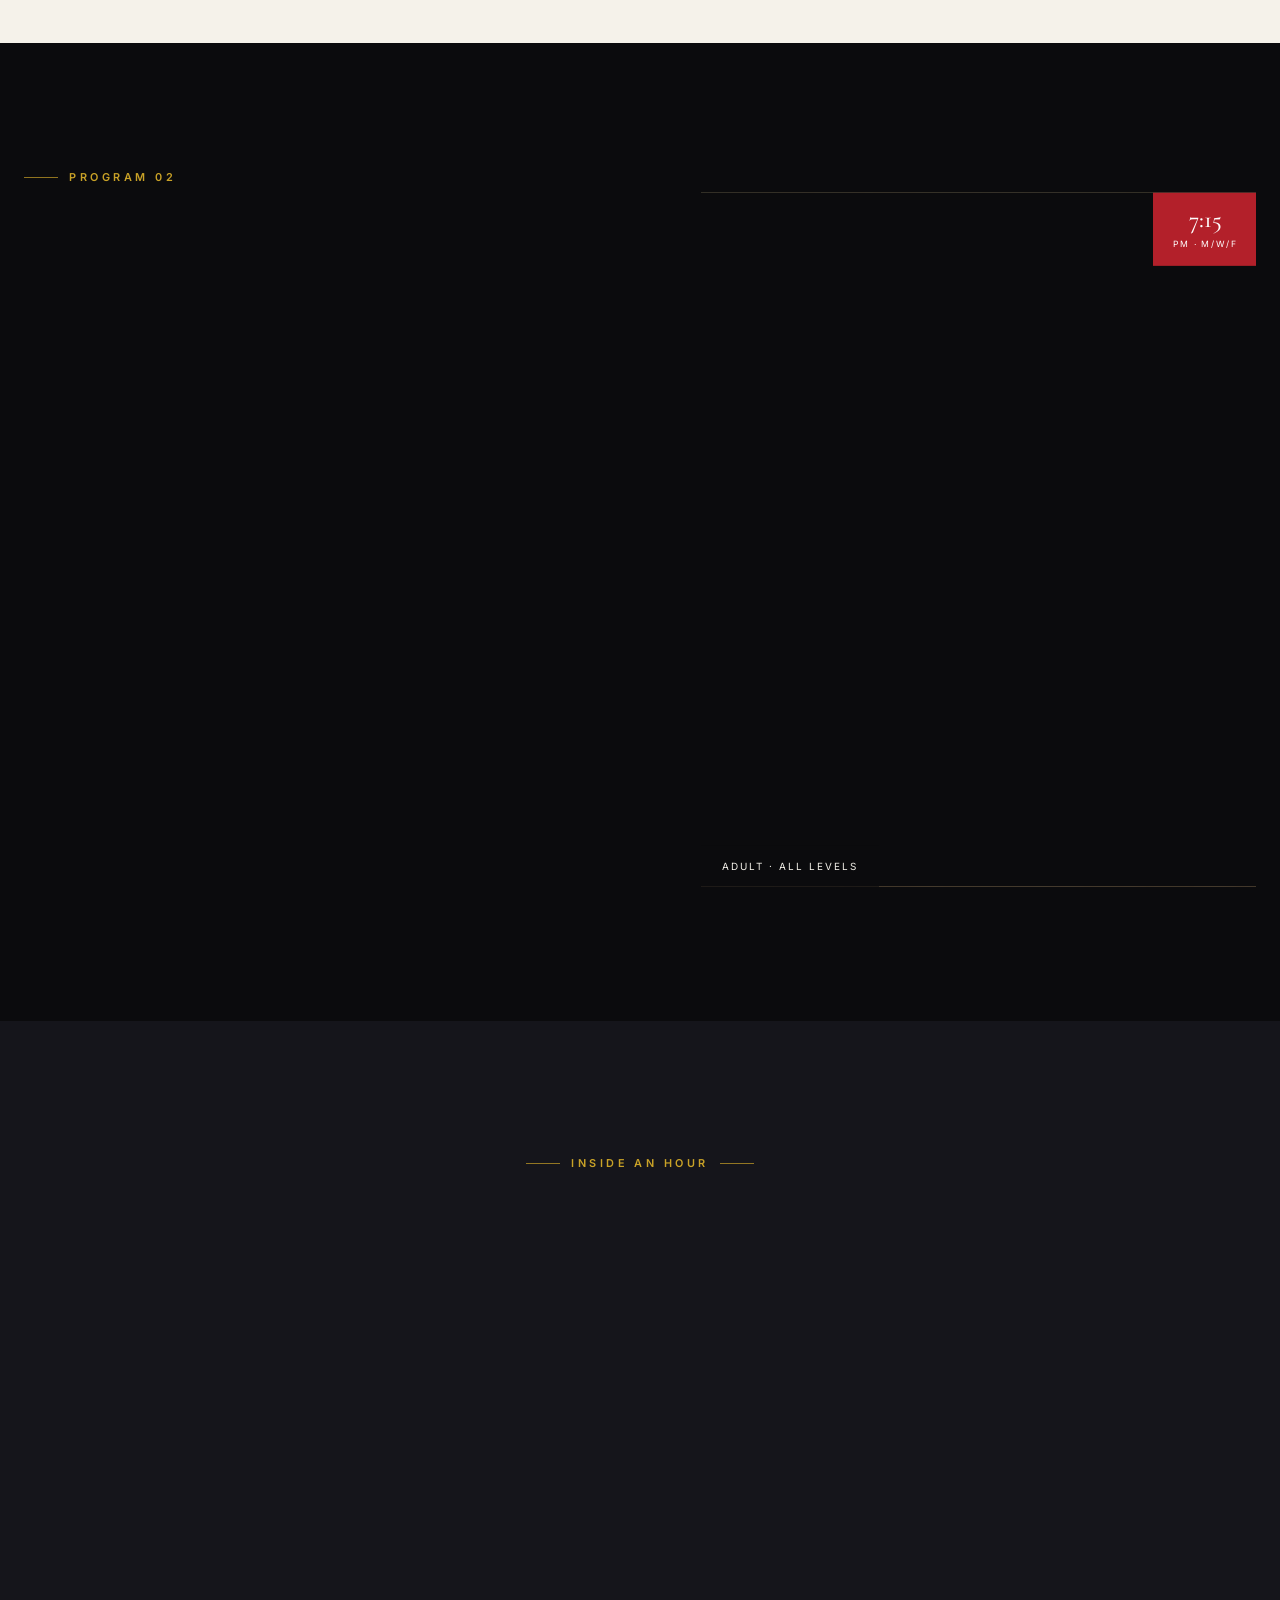
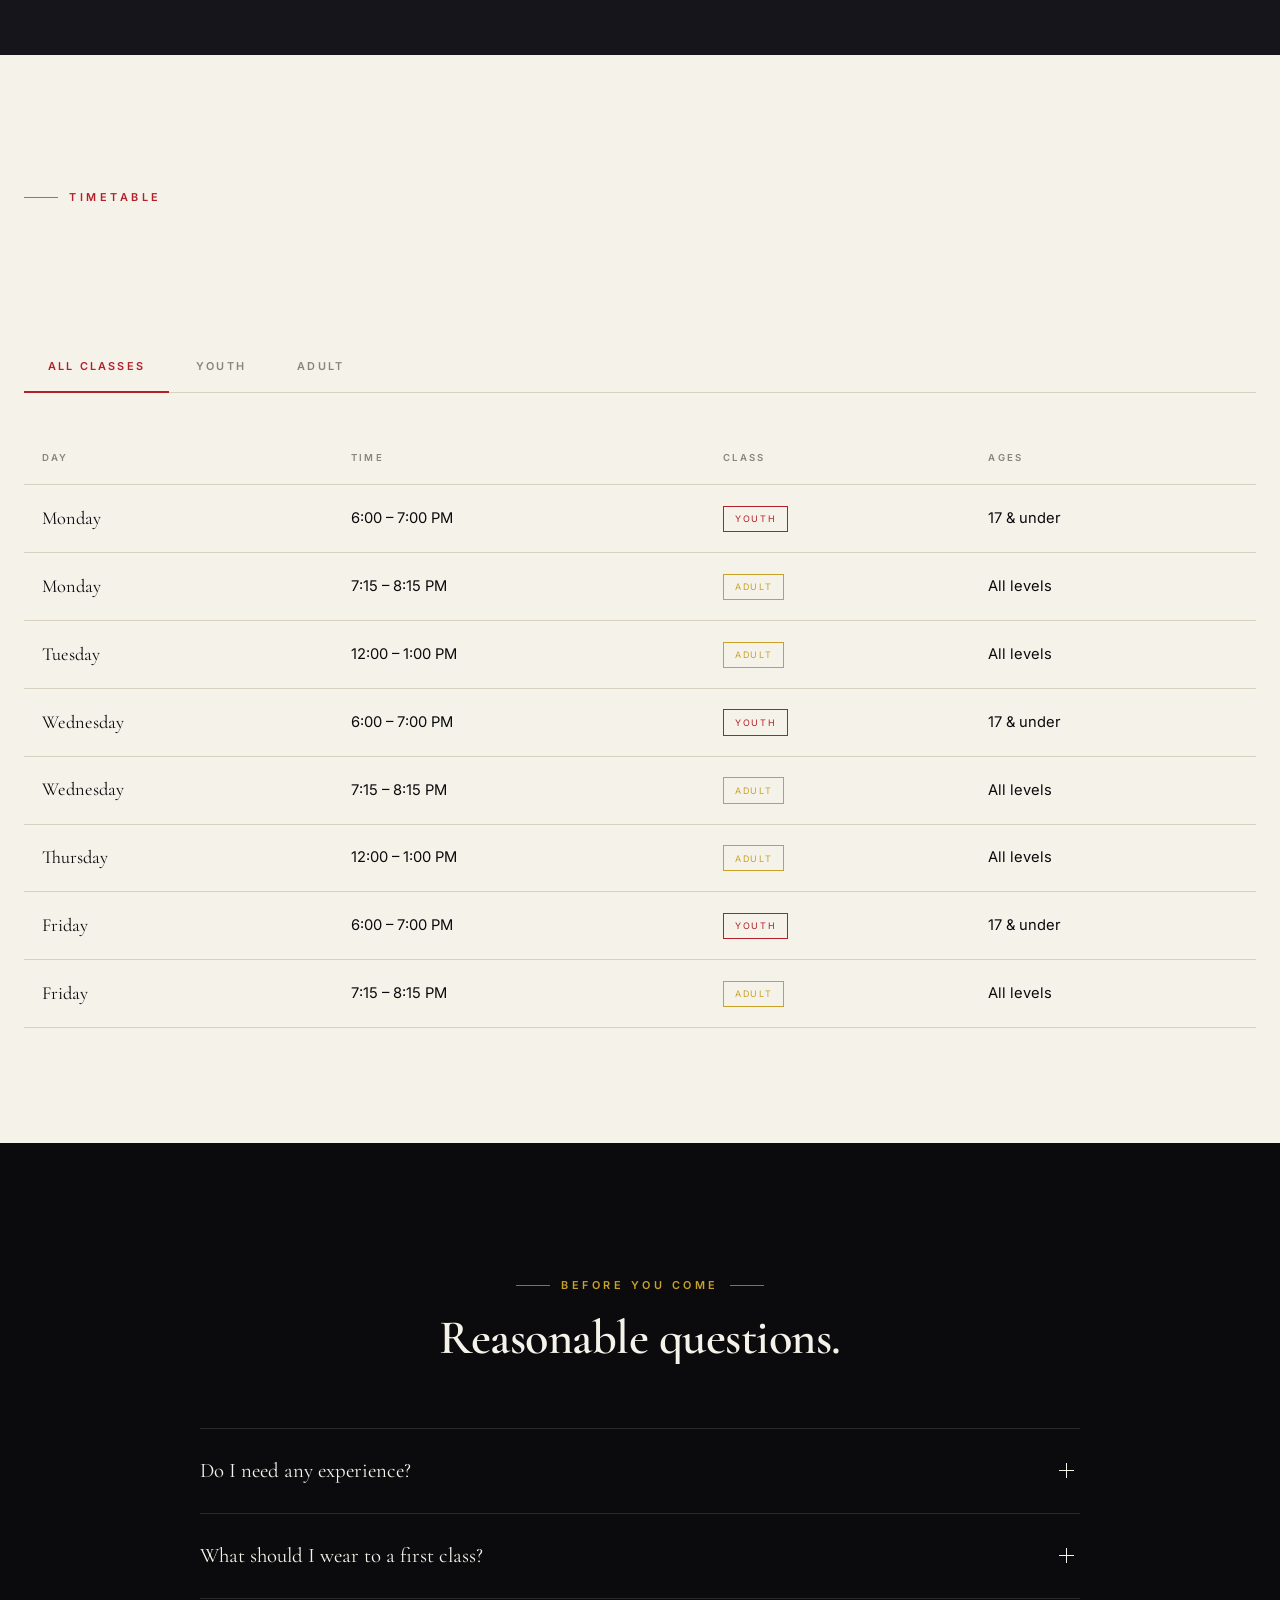
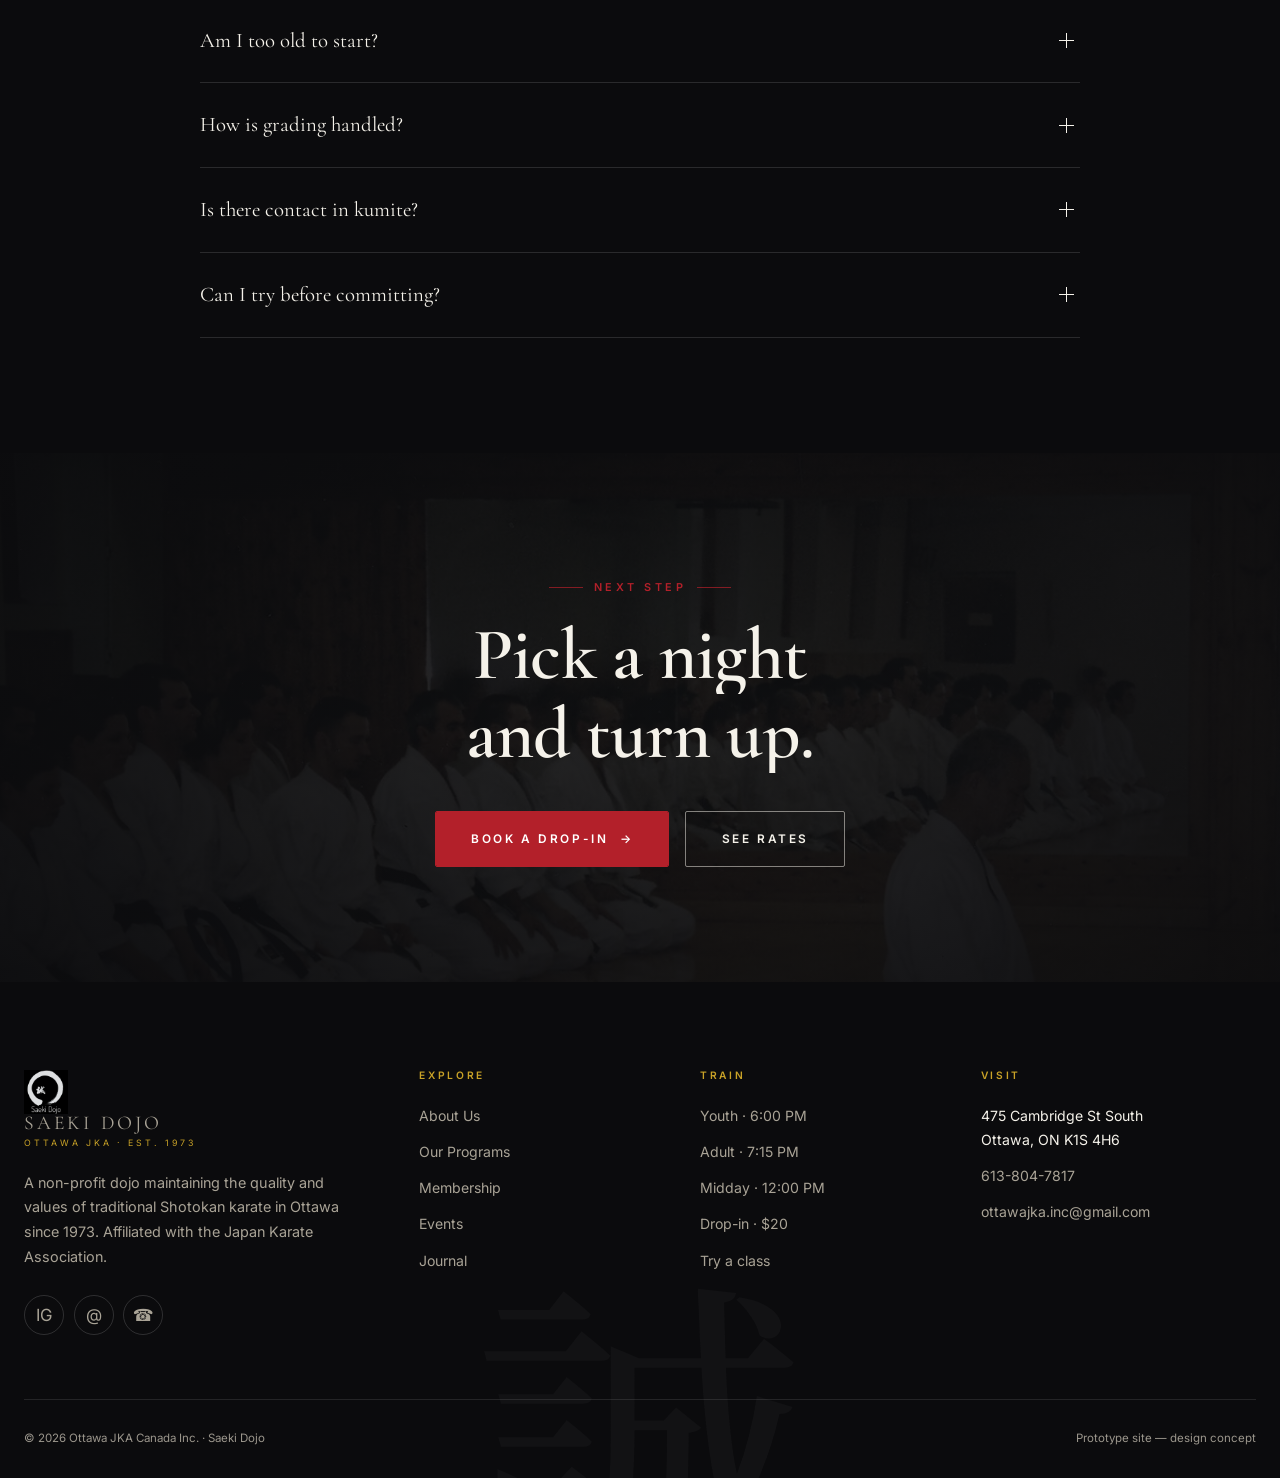
<file: programs.html>
<!DOCTYPE html>
<html lang="en">
<head>
<meta charset="utf-8">
<meta name="viewport" content="width=device-width, initial-scale=1, viewport-fit=cover">
<title>Our Programs — Saeki Dojo | Ottawa JKA Canada</title>
<meta name="description" content="Youth (17 and under) and adult Shotokan karate programs in Ottawa. Eight classes each week on Cambridge Street South. Beginners welcome.">
<meta property="og:type" content="website">
<meta property="og:site_name" content="Saeki Dojo">
<meta property="og:locale" content="en_CA">
<meta property="og:url" content="https://saeki-dojo-website.vercel.app/programs.html">
<meta property="og:title" content="Programs — Youth &amp; Adult Shotokan Karate">
<meta property="og:description" content="Youth (17 and under) and adult Shotokan karate programs in Ottawa. Eight classes each week on Cambridge Street South. Beginners welcome.">
<meta property="og:image" content="https://saeki-dojo-website.vercel.app/assets/img/program-kumite.jpg">
<meta property="og:image:width" content="1800">
<meta property="og:image:height" content="1100">
<meta property="og:image:alt" content="Karate training at Saeki Dojo, Ottawa">
<meta name="twitter:card" content="summary_large_image">
<meta name="twitter:title" content="Programs — Youth &amp; Adult Shotokan Karate">
<meta name="twitter:description" content="Youth (17 and under) and adult Shotokan karate programs in Ottawa. Eight classes each week on Cambridge Street South. Beginners welcome.">
<meta name="twitter:image" content="https://saeki-dojo-website.vercel.app/assets/img/program-kumite.jpg">
<meta name="robots" content="noindex, nofollow">
<meta name="theme-color" content="#0b0b0d">
<link rel="icon" href="assets/img/logo.png">
<link rel="preconnect" href="https://fonts.googleapis.com">
<link rel="preconnect" href="https://fonts.gstatic.com" crossorigin>
<link href="https://fonts.googleapis.com/css2?family=Cormorant+Garamond:ital,wght@0,400;0,500;0,600;1,400&family=Inter:wght@400;500;600&family=Noto+Serif+JP:wght@400;500&display=swap" rel="stylesheet">
<link rel="stylesheet" href="assets/css/style.css">
</head>
<body>

<div id="preloader">
  <div class="pre__inner">
    <svg class="pre__enso" viewBox="0 0 100 100" aria-hidden="true"><circle cx="50" cy="50" r="46.5"/></svg>
    <div class="pre__word">Saeki</div>
    <div class="pre__bar"><i></i></div>
  </div>
</div>
<div id="curtain"></div>
<div id="progress"></div>
<div class="cursor" aria-hidden="true"></div>
<div class="cursor-dot" aria-hidden="true"></div>

<header class="header">
  <div class="header__inner">
    <a class="brand" href="/" aria-label="Saeki Dojo home">
      <picture><source srcset="assets/img/logo.webp" type="image/webp"><img class="brand__mark" src="assets/img/logo.png" alt="" width="512" height="512" decoding="async"></picture>
      <span class="brand__txt">
        <span class="brand__name">Saeki Dojo</span>
        <span class="brand__sub">Ottawa JKA · Est. 1973</span>
      </span>
    </a>
    <nav class="nav" aria-label="Primary">
      <a class="nav__link" href="/">Home</a>
      <a class="nav__link" href="/about">About</a>
      <a class="nav__link" href="/programs" aria-current="page">Programs</a>
      <a class="nav__link" href="/membership">Membership</a>
      <a class="nav__link" href="/events">Events</a>
      <a class="nav__link" href="/blog">Journal</a>
    </nav>
    <div class="header__cta">
      <a class="btn btn--crimson btn--sm" href="/contact" data-magnetic><span>Try a class</span></a>
      <button class="burger" aria-label="Open menu" aria-expanded="false"><span></span><span></span><span></span></button>
    </div>
  </div>
</header>

<div class="mnav">
  <ul class="mnav__list">
    <li><a href="/"><span class="num">01</span>Home</a></li>
    <li><a href="/about"><span class="num">02</span>About Us</a></li>
    <li><a href="/programs"><span class="num">03</span>Our Programs</a></li>
    <li><a href="/membership"><span class="num">04</span>Membership</a></li>
    <li><a href="/events"><span class="num">05</span>Events</a></li>
    <li><a href="/blog"><span class="num">06</span>Journal</a></li>
    <li><a href="/contact"><span class="num">07</span>Contact</a></li>
  </ul>
  <div class="mnav__foot">
    <span>475 Cambridge St South, Ottawa, ON K1S 4H6</span>
    <a href="tel:+16138047817">613-804-7817</a>
    <a href="mailto:ottawajka.inc@gmail.com">ottawajka.inc@gmail.com</a>
  </div>
</div>

<main>

<section class="phero">
  <div class="phero__bg" style="background-image:url('assets/img/program-kumite.webp')"></div>
  <div class="phero__body">
    <p class="crumbs"><a href="/">Home</a><em>/</em><span>Our Programs</span></p>
    <h1 class="split" data-hero-in>Embark on a journey<br>toward your potential.</h1>
    <p data-reveal="up" data-delay="400">Two programs, eight classes a week, one standard. Whether you are seven or
       seventy, you start with the same basics as everyone else in the room.</p>
  </div>
</section>

<div class="marquee" aria-hidden="true">
  <div class="marquee__track">
    <span>Beginners welcome</span><span>No contract</span><span>Try a class</span><span>All levels</span>
    <span>Beginners welcome</span><span>No contract</span><span>Try a class</span><span>All levels</span>
  </div>
</div>

<!-- YOUTH -->
<section class="section">
  <div class="shell split-grid split-grid--wide">
    <div class="figure figure--tall media-reveal" data-parallax="0.05">
      <picture><source srcset="assets/img/program-youth.webp" type="image/webp"><img src="assets/img/program-youth.jpg" alt="Young students with medals alongside their instructor" width="1000" height="750" loading="lazy" decoding="async"></picture>
      <div class="figure__badge"><b>6:00</b><small>PM · M/W/F</small></div>
      <div class="figure__cap">Youth · 17 and under</div>
    </div>
    <div>
      <p class="eyebrow">Program 01</p>
      <h2 class="h-lg split">Youth<br>Program.</h2>
      <p class="lead" style="margin-top:1.5rem" data-reveal="up" data-delay="120">
        Classes designed for ages 17 and under — a journey towards enhancing your human potential.
      </p>
      <p data-reveal="up" data-delay="190">
        Young students build resilience and athletic performance, but the deeper work is
        attentional. A child who can hold a stance, wait for a count, and bow to a partner they just
        lost to is learning something no scoreboard measures.
      </p>
      <p data-reveal="up" data-delay="240">
        Classes are structured and quiet. Instructors do not shout; they hold the standard and let
        the repetition do the teaching. Progress is marked by JKA grading, so a belt means the same
        thing here as it does in Tokyo.
      </p>

      <div class="grid grid--2" style="margin-top:2.6rem">
        <div class="feat" data-reveal="up" data-delay="280">
          <span class="feat__n">Ages</span>
          <h3>17 &amp; under</h3>
          <p>Grouped by size and grade, not strictly by age.</p>
        </div>
        <div class="feat" data-reveal="up" data-delay="360">
          <span class="feat__n">When</span>
          <h3>Mon · Wed · Fri</h3>
          <p>6:00 – 7:00 PM, every week of the year.</p>
        </div>
      </div>

      <div style="margin-top:2.4rem" data-reveal="up" data-delay="420">
        <a class="btn btn--ghost" href="/contact" data-magnetic><span>Register interest</span><span class="btn__arrow">&rarr;</span></a>
      </div>
    </div>
  </div>
</section>

<!-- ADULT -->
<section class="section section--dark">
  <div class="shell split-grid split-grid--wide">
    <div>
      <p class="eyebrow">Program 02</p>
      <h2 class="h-lg split">Adult<br>Program.</h2>
      <p class="lead" style="margin-top:1.5rem" data-reveal="up" data-delay="120">
        Learn traditional Japanese karate with our adult classes — develop your skills and reach
        your full potential.
      </p>
      <p data-reveal="up" data-delay="190">
        All ages and all levels train together. Complete beginners stand in the same lines as
        practitioners with twenty years behind them, which is exactly how it is meant to work: the
        senior grades set the tempo and the new students learn by proximity.
      </p>
      <p data-reveal="up" data-delay="240">
        Evening classes run three nights a week. A midday session on Tuesdays and Thursdays exists
        for people whose evenings are not their own.
      </p>

      <div class="grid grid--2" style="margin-top:2.6rem">
        <div class="feat" data-reveal="up" data-delay="280">
          <span class="feat__n">Evenings</span>
          <h3>Mon · Wed · Fri</h3>
          <p>7:15 – 8:15 PM, all levels together.</p>
        </div>
        <div class="feat" data-reveal="up" data-delay="360">
          <span class="feat__n">Midday</span>
          <h3>Tue · Thu</h3>
          <p>12:00 – 1:00 PM, shower and back to work.</p>
        </div>
      </div>

      <div style="margin-top:2.4rem" data-reveal="up" data-delay="420">
        <a class="btn btn--on-dark" href="/contact" data-magnetic><span>Book a drop-in</span><span class="btn__arrow">&rarr;</span></a>
      </div>
    </div>
    <div class="figure figure--tall media-reveal" data-parallax="0.05">
      <picture><source srcset="assets/img/program-adult.webp" type="image/webp"><img src="assets/img/program-adult.jpg" alt="Senior instructors lined up in the training hall" width="1000" height="750" loading="lazy" decoding="async"></picture>
      <div class="figure__badge"><b>7:15</b><small>PM · M/W/F</small></div>
      <div class="figure__cap">Adult · all levels</div>
    </div>
  </div>
</section>

<!-- WHAT A CLASS LOOKS LIKE -->
<section class="section section--ink2">
  <div class="shell">
    <div class="s-head s-head--center">
      <p class="eyebrow eyebrow--center">Inside an hour</p>
      <h2 class="h-lg split">What a class<br>actually looks like.</h2>
    </div>
    <div class="grid grid--4">
      <div class="feat" data-reveal="up">
        <span class="feat__n">00:00 — 黙想</span>
        <h3>Mokuso</h3>
        <p>Kneel, close the eyes, settle. Two minutes that separate the day outside from the hour ahead.</p>
      </div>
      <div class="feat" data-reveal="up" data-delay="110">
        <span class="feat__n">00:05 — 基本</span>
        <h3>Kihon</h3>
        <p>Basics up and down the floor. Blocks, strikes, kicks, on a count — the spine of every session.</p>
      </div>
      <div class="feat" data-reveal="up" data-delay="220">
        <span class="feat__n">00:30 — 型</span>
        <h3>Kata</h3>
        <p>Formal sequences worked by grade. Beginners drill Heian; seniors go deeper into the same forms.</p>
      </div>
      <div class="feat" data-reveal="up" data-delay="330">
        <span class="feat__n">00:45 — 組手</span>
        <h3>Kumite</h3>
        <p>Partner work with controlled contact, then the Dōjō Kun and the bow that closes the class.</p>
      </div>
    </div>
  </div>
</section>

<!-- SCHEDULE -->
<section class="section">
  <div class="shell">
    <div class="s-head">
      <p class="eyebrow">Timetable</p>
      <h2 class="h-lg split">The full week.</h2>
    </div>
    <div data-tabs data-reveal="up" data-delay="120">
      <div class="tabs" role="tablist" aria-label="Class schedule">
        <button class="tab" role="tab" id="t2-all" aria-controls="p2-all" aria-selected="true">All classes</button>
        <button class="tab" role="tab" id="t2-youth" aria-controls="p2-youth" aria-selected="false">Youth</button>
        <button class="tab" role="tab" id="t2-adult" aria-controls="p2-adult" aria-selected="false">Adult</button>
        <span class="tabs__ink"></span>
      </div>
      <div class="panel" role="tabpanel" id="p2-all" aria-labelledby="t2-all">
        <div class="table-wrap"><table class="sched">
          <thead><tr><th>Day</th><th>Time</th><th>Class</th><th>Ages</th></tr></thead>
          <tbody>
            <tr><td data-label="Day">Monday</td><td data-label="Time">6:00 – 7:00 PM</td><td data-label="Class"><span class="pill pill--youth">Youth</span></td><td data-label="Ages">17 &amp; under</td></tr>
            <tr><td data-label="Day">Monday</td><td data-label="Time">7:15 – 8:15 PM</td><td data-label="Class"><span class="pill pill--adult">Adult</span></td><td data-label="Ages">All levels</td></tr>
            <tr><td data-label="Day">Tuesday</td><td data-label="Time">12:00 – 1:00 PM</td><td data-label="Class"><span class="pill pill--adult">Adult</span></td><td data-label="Ages">All levels</td></tr>
            <tr><td data-label="Day">Wednesday</td><td data-label="Time">6:00 – 7:00 PM</td><td data-label="Class"><span class="pill pill--youth">Youth</span></td><td data-label="Ages">17 &amp; under</td></tr>
            <tr><td data-label="Day">Wednesday</td><td data-label="Time">7:15 – 8:15 PM</td><td data-label="Class"><span class="pill pill--adult">Adult</span></td><td data-label="Ages">All levels</td></tr>
            <tr><td data-label="Day">Thursday</td><td data-label="Time">12:00 – 1:00 PM</td><td data-label="Class"><span class="pill pill--adult">Adult</span></td><td data-label="Ages">All levels</td></tr>
            <tr><td data-label="Day">Friday</td><td data-label="Time">6:00 – 7:00 PM</td><td data-label="Class"><span class="pill pill--youth">Youth</span></td><td data-label="Ages">17 &amp; under</td></tr>
            <tr><td data-label="Day">Friday</td><td data-label="Time">7:15 – 8:15 PM</td><td data-label="Class"><span class="pill pill--adult">Adult</span></td><td data-label="Ages">All levels</td></tr>
          </tbody>
        </table></div>
      </div>
      <div class="panel" role="tabpanel" id="p2-youth" aria-labelledby="t2-youth" hidden>
        <div class="table-wrap"><table class="sched">
          <thead><tr><th>Day</th><th>Time</th><th>Ages</th></tr></thead>
          <tbody>
            <tr><td data-label="Day">Monday</td><td data-label="Time">6:00 – 7:00 PM</td><td data-label="Ages">17 &amp; under</td></tr>
            <tr><td data-label="Day">Wednesday</td><td data-label="Time">6:00 – 7:00 PM</td><td data-label="Ages">17 &amp; under</td></tr>
            <tr><td data-label="Day">Friday</td><td data-label="Time">6:00 – 7:00 PM</td><td data-label="Ages">17 &amp; under</td></tr>
          </tbody>
        </table></div>
      </div>
      <div class="panel" role="tabpanel" id="p2-adult" aria-labelledby="t2-adult" hidden>
        <div class="table-wrap"><table class="sched">
          <thead><tr><th>Day</th><th>Time</th><th>Level</th></tr></thead>
          <tbody>
            <tr><td data-label="Day">Monday</td><td data-label="Time">7:15 – 8:15 PM</td><td data-label="Level">All levels</td></tr>
            <tr><td data-label="Day">Tuesday</td><td data-label="Time">12:00 – 1:00 PM</td><td data-label="Level">All levels</td></tr>
            <tr><td data-label="Day">Wednesday</td><td data-label="Time">7:15 – 8:15 PM</td><td data-label="Level">All levels</td></tr>
            <tr><td data-label="Day">Thursday</td><td data-label="Time">12:00 – 1:00 PM</td><td data-label="Level">All levels</td></tr>
            <tr><td data-label="Day">Friday</td><td data-label="Time">7:15 – 8:15 PM</td><td data-label="Level">All levels</td></tr>
          </tbody>
        </table></div>
      </div>
    </div>
  </div>
</section>

<!-- FAQ -->
<section class="section section--dark">
  <div class="shell--narrow">
    <div class="s-head s-head--center">
      <p class="eyebrow eyebrow--center">Before you come</p>
      <h2 class="h-lg split">Reasonable questions.</h2>
    </div>
    <div class="acc" data-reveal="up" data-delay="120">
      <div class="acc__item">
        <button class="acc__btn" aria-expanded="false">Do I need any experience?</button>
        <div class="acc__panel"><div>None. Most of the black belts in the room walked in knowing nothing.
          Your first few classes are about learning to stand, turn and count — everyone starts there.</div></div>
      </div>
      <div class="acc__item">
        <button class="acc__btn" aria-expanded="false">What should I wear to a first class?</button>
        <div class="acc__panel"><div>Loose clothing you can move in, and bare feet. You do not need a gi
          until you decide to stay; we will point you to Hirota when the time comes.</div></div>
      </div>
      <div class="acc__item">
        <button class="acc__btn" aria-expanded="false">Am I too old to start?</button>
        <div class="acc__panel"><div>Our adult class takes all ages and all levels. Karate scales to the
          body doing it — you will be working hard, but against your own baseline, not someone else's.</div></div>
      </div>
      <div class="acc__item">
        <button class="acc__btn" aria-expanded="false">How is grading handled?</button>
        <div class="acc__panel"><div>We follow official Japan Karate Association testing requirements.
          Gradings happen periodically through the year, and the grade you earn is recognised by the
          JKA internationally.</div></div>
      </div>
      <div class="acc__item">
        <button class="acc__btn" aria-expanded="false">Is there contact in kumite?</button>
        <div class="acc__panel"><div>Controlled contact, introduced gradually. Beginners spend a long
          time on prearranged drills before any free sparring. Stopping the technique is the skill
          being taught.</div></div>
      </div>
      <div class="acc__item">
        <button class="acc__btn" aria-expanded="false">Can I try before committing?</button>
        <div class="acc__panel"><div>Yes. Drop-in classes are $20 each — try the class before committing
          to a membership, and pay online or in person by cash or card.</div></div>
      </div>
    </div>
  </div>
</section>

<section class="section cta-band">
  <div class="cta-band__bg" style="background-image:url('assets/img/mokuso.webp')"></div>
  <div class="shell--narrow">
    <p class="eyebrow eyebrow--center" style="justify-content:center">Next step</p>
    <h2 class="h-xl split">Pick a night<br>and turn up.</h2>
    <div style="margin-top:2.4rem;display:flex;gap:1rem;justify-content:center;flex-wrap:wrap" data-reveal="up" data-delay="200">
      <a class="btn btn--crimson" href="/contact" data-magnetic><span>Book a drop-in</span><span class="btn__arrow">&rarr;</span></a>
      <a class="btn btn--on-dark" href="/membership"><span>See rates</span></a>
    </div>
  </div>
</section>

</main>

<footer class="footer">
  <div class="footer__kanji jp" aria-hidden="true">誠</div>
  <div class="shell">
    <div class="footer__grid">
      <div>
        <a class="brand" href="/" style="margin-bottom:1.4rem">
          <picture><source srcset="assets/img/logo.webp" type="image/webp"><img class="brand__mark" src="assets/img/logo.png" alt="" width="512" height="512" decoding="async"></picture>
          <span class="brand__txt">
            <span class="brand__name">Saeki Dojo</span>
            <span class="brand__sub">Ottawa JKA · Est. 1973</span>
          </span>
        </a>
        <p>A non-profit dojo maintaining the quality and values of traditional Shotokan karate in
           Ottawa since 1973. Affiliated with the Japan Karate Association.</p>
        <div class="socials" style="margin-top:1.6rem">
          <a href="https://www.instagram.com/saeki_dojo/" target="_blank" rel="noopener" aria-label="Instagram">IG</a>
          <a href="mailto:ottawajka.inc@gmail.com" aria-label="Email">@</a>
          <a href="tel:+16138047817" aria-label="Phone">☎</a>
        </div>
      </div>
      <div>
        <h4>Explore</h4>
        <ul>
          <li><a href="/about">About Us</a></li>
          <li><a href="/programs">Our Programs</a></li>
          <li><a href="/membership">Membership</a></li>
          <li><a href="/events">Events</a></li>
          <li><a href="/blog">Journal</a></li>
        </ul>
      </div>
      <div>
        <h4>Train</h4>
        <ul>
          <li><a href="/programs">Youth · 6:00 PM</a></li>
          <li><a href="/programs">Adult · 7:15 PM</a></li>
          <li><a href="/programs">Midday · 12:00 PM</a></li>
          <li><a href="/membership">Drop-in · $20</a></li>
          <li><a href="/contact">Try a class</a></li>
        </ul>
      </div>
      <div>
        <h4>Visit</h4>
        <ul>
          <li>475 Cambridge St South<br>Ottawa, ON K1S 4H6</li>
          <li><a href="tel:+16138047817">613-804-7817</a></li>
          <li><a href="mailto:ottawajka.inc@gmail.com">ottawajka.inc@gmail.com</a></li>
        </ul>
      </div>
    </div>
    <div class="footer__bot">
      <span>© <span data-year>2026</span> Ottawa JKA Canada Inc. · Saeki Dojo</span>
      <span>Prototype site — design concept</span>
    </div>
  </div>
</footer>

<button id="toTop" aria-label="Back to top">↑</button>
<script src="assets/js/main.js"></script>
</body>
</html>
</file>
<file: assets/css/style.css>
/* ============================================================
   SAEKI DOJO — Ottawa JKA Canada
   Prototype stylesheet · vanilla CSS
   1.  Tokens & reset          7.  Cards / instructors
   2.  Utilities & animation   8.  Timeline
   3.  Preloader & cursor      9.  Tabs / pricing / FAQ
   4.  Header & nav            10. Gallery / lightbox
   5.  Hero                    11. Forms / footer
   6.  Sections & type         12. Responsive
   ============================================================ */

/* ---------- 1. TOKENS & RESET ---------- */
:root{
  --ink:#0b0b0d;
  --ink-2:#15151b;
  --ink-3:#1f1f27;
  --washi:#f5f2ea;
  --washi-2:#e9e3d6;
  --washi-3:#d9d1bf;
  --crimson:#b3202a;
  --crimson-lt:#d8323d;
  --gold:#c9a227;
  --gold-lt:#e3c25c;
  --muted:#8a8578;
  --muted-d:#9b968c;

  --bg:var(--washi);
  --fg:var(--ink);

  --ff-display:"Cormorant Garamond","Noto Serif JP",Georgia,"Times New Roman",serif;
  --ff-jp:"Noto Serif JP","Yu Mincho",serif;
  --ff-body:"Inter","Segoe UI",system-ui,-apple-system,sans-serif;

  --step--1:clamp(.78rem,.76rem + .1vw,.85rem);
  --step-0:clamp(.95rem,.92rem + .16vw,1.05rem);
  --step-1:clamp(1.1rem,1.02rem + .4vw,1.3rem);
  --step-2:clamp(1.4rem,1.2rem + .9vw,2rem);
  --step-3:clamp(1.9rem,1.5rem + 1.9vw,3.1rem);
  --step-4:clamp(2.5rem,1.7rem + 3.6vw,5rem);
  --step-5:clamp(3rem,1.6rem + 6vw,7.5rem);

  --shell:min(1240px,100% - 3rem);
  --shell-narrow:min(880px,100% - 3rem);
  --rad:2px;
  --ease:cubic-bezier(.22,.61,.36,1);
  --ease-out-expo:cubic-bezier(.16,1,.3,1);
  --t-fast:.28s;
  --header-h:78px;
}

*,*::before,*::after{box-sizing:border-box}
html{-webkit-text-size-adjust:100%;scroll-behavior:smooth}
@media (prefers-reduced-motion:reduce){html{scroll-behavior:auto}}
body{
  margin:0;
  background:var(--bg);
  color:var(--fg);
  font-family:var(--ff-body);
  font-size:var(--step-0);
  line-height:1.72;
  -webkit-font-smoothing:antialiased;
  overflow-x:hidden;
}
body.is-locked{overflow:hidden}
img,svg,video{display:block;max-width:100%}
/* <picture> wraps every image for the WebP source; display:contents keeps it out
   of the box tree so existing rules still target the <img> as a direct child. */
picture{display:contents}
/* width/height attributes reserve space (no layout shift); height:auto keeps the
   aspect ratio intact. More specific rules below still override where needed. */
img{height:auto}
a{color:inherit;text-decoration:none}
button,input,select,textarea{font:inherit;color:inherit}
h1,h2,h3,h4{font-family:var(--ff-display);font-weight:600;line-height:1.08;margin:0;letter-spacing:-.01em}
p{margin:0 0 1.1em}
p:last-child{margin-bottom:0}
::selection{background:var(--crimson);color:#fff}

/* ---------- 2. UTILITIES ---------- */
.shell{width:var(--shell);margin-inline:auto}
.shell--narrow{width:var(--shell-narrow);margin-inline:auto}
.section{padding-block:clamp(4.5rem,9vw,9rem);position:relative}
.section--tight{padding-block:clamp(3rem,6vw,5.5rem)}
.section--dark{background:var(--ink);color:var(--washi)}
.section--dark .eyebrow{color:var(--gold)}
.section--ink2{background:var(--ink-2);color:var(--washi)}
.section--ink2 .eyebrow{color:var(--gold)}
.section--paper{background:var(--washi-2)}
.center{text-align:center}
.lead{font-size:var(--step-1);line-height:1.62;color:#4a463d}
.section--dark .lead,.section--ink2 .lead{color:#b9b3a6}
.muted{color:var(--muted)}
.section--dark .muted,.section--ink2 .muted{color:var(--muted-d)}

.eyebrow{
  display:inline-flex;align-items:center;gap:.7rem;
  font-family:var(--ff-body);font-size:.68rem;font-weight:600;
  letter-spacing:.32em;text-transform:uppercase;color:var(--crimson);
  margin:0 0 1.1rem;
}
.eyebrow::before{content:"";width:34px;height:1px;background:currentColor;opacity:.7}
.eyebrow--center::after{content:"";width:34px;height:1px;background:currentColor;opacity:.7}

.h-xl{font-size:var(--step-4)}
.h-lg{font-size:var(--step-3)}
.h-md{font-size:var(--step-2)}
.jp{font-family:var(--ff-jp);font-weight:500}

.rule{height:1px;background:var(--washi-3);border:0;margin:0}
.section--dark .rule,.section--ink2 .rule{background:rgba(255,255,255,.12)}

/* Buttons */
.btn{
  --b-bg:var(--ink);--b-fg:var(--washi);--b-bd:var(--ink);
  position:relative;display:inline-flex;align-items:center;justify-content:center;gap:.7rem;
  padding:1.05rem 2.2rem;border:1px solid var(--b-bd);background:transparent;color:var(--b-fg);
  font-size:.74rem;font-weight:600;letter-spacing:.22em;text-transform:uppercase;
  cursor:pointer;overflow:hidden;border-radius:var(--rad);isolation:isolate;
  transition:color var(--t-fast) var(--ease),border-color var(--t-fast) var(--ease),transform .35s var(--ease-out-expo);
}
.btn::before{
  content:"";position:absolute;inset:0;background:var(--b-bg);z-index:-1;
  transform:translateY(0);transition:transform .5s var(--ease-out-expo);
}
.btn:hover::before{transform:translateY(-101%)}
.btn:hover{color:var(--b-bg);border-color:var(--b-bg)}
.btn__arrow{transition:transform .4s var(--ease-out-expo)}
.btn:hover .btn__arrow{transform:translateX(5px)}
.btn:focus-visible{outline:2px solid var(--gold);outline-offset:3px}
.btn--crimson{--b-bg:var(--crimson);--b-fg:#fff;--b-bd:var(--crimson)}
.btn--crimson:hover{color:var(--crimson);border-color:var(--crimson)}
.btn--light{--b-bg:var(--washi);--b-fg:var(--ink);--b-bd:var(--washi)}
.btn--light:hover{color:var(--washi);border-color:var(--washi)}
/* Outline variants: the fill starts BELOW the button and slides up on hover,
   the inverse of the solid variants. Without this the fill colour and the text
   colour are the same and the label is invisible. */
.btn--ghost,.btn--on-dark{--b-bg:var(--fg);--b-fg:var(--fg);--b-bd:currentColor}
.btn--ghost::before,.btn--on-dark::before{transform:translateY(101%)}
.btn--ghost:hover::before,.btn--on-dark:hover::before{transform:translateY(0)}
.btn--ghost:hover,.btn--on-dark:hover{color:var(--bg);border-color:var(--b-bg)}
.btn--on-dark{--b-bg:var(--washi);--b-fg:var(--washi);--b-bd:rgba(245,242,234,.5)}
.btn--on-dark:hover{color:var(--ink);border-color:var(--washi)}
.btn--sm{padding:.8rem 1.5rem;font-size:.66rem}

/* Text link */
.tlink{
  display:inline-flex;align-items:center;gap:.55rem;
  font-size:.72rem;font-weight:600;letter-spacing:.2em;text-transform:uppercase;
  padding-bottom:.35rem;position:relative;color:inherit;
}
.tlink::after{content:"";position:absolute;left:0;bottom:0;width:100%;height:1px;background:currentColor;
  transform:scaleX(1);transform-origin:right;transition:transform .5s var(--ease-out-expo)}
.tlink:hover::after{transform:scaleX(0)}
.tlink .btn__arrow{transition:transform .45s var(--ease-out-expo)}
.tlink:hover .btn__arrow{transform:translateX(5px)}

/* ---------- SCROLL REVEAL ---------- */
[data-reveal]{opacity:0;transition:opacity .95s var(--ease-out-expo),transform .95s var(--ease-out-expo);will-change:opacity,transform}
[data-reveal="up"]{transform:translate3d(0,42px,0)}
[data-reveal="down"]{transform:translate3d(0,-32px,0)}
[data-reveal="left"]{transform:translate3d(-48px,0,0)}
[data-reveal="right"]{transform:translate3d(48px,0,0)}
[data-reveal="zoom"]{transform:scale(.93)}
[data-reveal="fade"]{transform:none}
[data-reveal].is-in{opacity:1;transform:none}

/* clip / curtain reveal for media */
.media-reveal{position:relative;overflow:hidden}
.media-reveal::after{
  content:"";position:absolute;inset:0;background:var(--washi);z-index:2;
  transform:scaleY(1);transform-origin:top;
  transition:transform 1.15s var(--ease-out-expo);
}
.section--dark .media-reveal::after{background:var(--ink)}
.section--ink2 .media-reveal::after{background:var(--ink-2)}
.section--paper .media-reveal::after{background:var(--washi-2)}
.media-reveal.is-in::after{transform:scaleY(0)}
.media-reveal img{transform:scale(1.14);transition:transform 1.6s var(--ease-out-expo)}
.media-reveal.is-in img{transform:scale(1)}

/* split-text headline mask */
.split .line{display:block;overflow:hidden}
.split .line > span{display:block;transform:translateY(105%);transition:transform 1s var(--ease-out-expo)}
.split.is-in .line > span{transform:translateY(0)}

@media (prefers-reduced-motion:reduce){
  [data-reveal],.split .line > span,.media-reveal img{transition:none!important;transform:none!important;opacity:1!important}
  .media-reveal::after{display:none}
  *{animation-duration:.001s!important;animation-iteration-count:1!important}
}

/* ---------- 3. PRELOADER / CURTAIN / CURSOR ---------- */
#preloader{
  position:fixed;inset:0;z-index:9999;background:var(--ink);
  display:grid;place-items:center;
  transition:opacity .7s var(--ease),visibility .7s;
}
#preloader.is-done{opacity:0;visibility:hidden}
.pre__inner{display:grid;place-items:center;gap:1.3rem;text-align:center}
.pre__enso{width:108px;height:108px;transform:rotate(-95deg)}
.pre__enso circle{
  fill:none;stroke:var(--washi);stroke-width:4;stroke-linecap:round;
  stroke-dasharray:292;stroke-dashoffset:292;
  animation:ensoDraw 1.5s var(--ease-out-expo) forwards;
}
@keyframes ensoDraw{to{stroke-dashoffset:34}}
.pre__word{
  font-family:var(--ff-display);font-size:1.35rem;letter-spacing:.5em;
  text-transform:uppercase;color:var(--washi);opacity:0;padding-left:.5em;
  animation:fadeUp .8s .5s var(--ease-out-expo) forwards;
}
.pre__bar{width:150px;height:1px;background:rgba(255,255,255,.18);overflow:hidden}
.pre__bar i{display:block;height:100%;width:0%;background:var(--crimson);transition:width .3s linear}
@keyframes fadeUp{from{opacity:0;transform:translateY(12px)}to{opacity:1;transform:none}}

#curtain{position:fixed;inset:0;z-index:9500;background:var(--ink);transform:scaleY(0);transform-origin:bottom;pointer-events:none}
#curtain.is-out{transform:scaleY(1);transform-origin:bottom;transition:transform .55s var(--ease-out-expo)}

.cursor,.cursor-dot{position:fixed;top:0;left:0;z-index:9400;pointer-events:none;border-radius:50%;mix-blend-mode:difference}
.cursor{width:38px;height:38px;border:1px solid rgba(255,255,255,.75);margin:-19px 0 0 -19px;
  transition:width .3s var(--ease),height .3s var(--ease),margin .3s var(--ease),opacity .3s,background .3s}
.cursor-dot{width:5px;height:5px;background:#fff;margin:-2.5px 0 0 -2.5px}
.cursor.is-hover{width:66px;height:66px;margin:-33px 0 0 -33px;background:rgba(255,255,255,.14)}
@media (hover:none),(pointer:coarse){.cursor,.cursor-dot{display:none!important}}

#progress{position:fixed;top:0;left:0;height:2px;width:100%;transform:scaleX(0);transform-origin:left;
  background:linear-gradient(90deg,var(--crimson),var(--gold));z-index:9200}

#toTop{
  position:fixed;right:clamp(1rem,3vw,2.2rem);bottom:clamp(1rem,3vw,2.2rem);z-index:900;
  width:48px;height:48px;display:grid;place-items:center;border:1px solid rgba(255,255,255,.2);
  background:var(--ink);color:var(--washi);cursor:pointer;border-radius:50%;
  opacity:0;visibility:hidden;transform:translateY(14px);
  transition:opacity .45s var(--ease),transform .45s var(--ease),visibility .45s,background .3s;
}
#toTop.is-on{opacity:1;visibility:visible;transform:none}
#toTop:hover{background:var(--crimson);border-color:var(--crimson)}

/* ---------- 4. HEADER & NAV ---------- */
.header{
  position:fixed;top:0;left:0;width:100%;z-index:9000;
  transition:background .45s var(--ease),backdrop-filter .45s,border-color .45s,transform .5s var(--ease-out-expo);
  border-bottom:1px solid transparent;
}
.header__inner{
  width:var(--shell);margin-inline:auto;height:var(--header-h);
  display:flex;align-items:center;justify-content:space-between;gap:2rem;
  transition:height .45s var(--ease);
}
.header.is-stuck{
  background:rgba(11,11,13,.86);backdrop-filter:blur(16px) saturate(1.3);
  -webkit-backdrop-filter:blur(16px) saturate(1.3);
  border-bottom-color:rgba(255,255,255,.09);
}
.header.is-stuck .header__inner{height:64px}
.header.is-hidden{transform:translateY(-100%)}

.brand{display:flex;align-items:center;gap:.85rem;color:var(--washi)}
.brand__mark{width:44px;height:44px;flex:none;filter:invert(1);mix-blend-mode:screen;transition:transform .7s var(--ease-out-expo)}
.brand:hover .brand__mark{transform:rotate(-15deg)}
.brand__txt{display:flex;flex-direction:column;line-height:1}
.brand__name{font-family:var(--ff-display);font-size:1.22rem;letter-spacing:.16em;text-transform:uppercase}
.brand__sub{font-size:.55rem;letter-spacing:.34em;text-transform:uppercase;color:var(--gold);margin-top:.34rem}

.nav{display:flex;align-items:center;gap:2.1rem}
.nav__link{
  position:relative;font-size:.7rem;font-weight:500;letter-spacing:.17em;text-transform:uppercase;
  color:rgba(245,242,234,.78);padding:.4rem 0;transition:color .3s var(--ease);
}
.nav__link::after{content:"";position:absolute;left:0;bottom:0;height:1px;width:100%;background:var(--crimson);
  transform:scaleX(0);transform-origin:left;transition:transform .45s var(--ease-out-expo)}
.nav__link:hover,.nav__link[aria-current="page"]{color:var(--washi)}
.nav__link:hover::after,.nav__link[aria-current="page"]::after{transform:scaleX(1)}
.header__cta{display:flex;align-items:center;gap:1rem}

.burger{
  display:none;width:46px;height:46px;border:1px solid rgba(255,255,255,.22);background:transparent;
  cursor:pointer;position:relative;border-radius:var(--rad);z-index:9100;
}
.burger span{position:absolute;left:12px;width:20px;height:1.5px;background:var(--washi);transition:transform .4s var(--ease-out-expo),opacity .25s}
.burger span:nth-child(1){top:17px}
.burger span:nth-child(2){top:22px}
.burger span:nth-child(3){top:27px}
.burger.is-open span:nth-child(1){transform:translateY(5px) rotate(45deg)}
.burger.is-open span:nth-child(2){opacity:0}
.burger.is-open span:nth-child(3){transform:translateY(-5px) rotate(-45deg)}

.mnav{
  position:fixed;inset:0;z-index:8900;background:var(--ink);
  display:flex;flex-direction:column;justify-content:center;
  clip-path:circle(0% at calc(100% - 46px) 46px);
  transition:clip-path .8s var(--ease-out-expo),visibility .8s;
  visibility:hidden;overflow-y:auto;
}
.mnav.is-open{clip-path:circle(150% at calc(100% - 46px) 46px);visibility:visible}
.mnav__list{list-style:none;margin:0;padding:0 clamp(1.5rem,7vw,5rem);display:grid;gap:.1rem}
.mnav__list li{overflow:hidden}
.mnav__list a{
  display:block;font-family:var(--ff-display);font-size:clamp(1.7rem,6.5vw,2.8rem);
  color:var(--washi);padding:.18em 0;transform:translateY(105%);opacity:0;
  transition:transform .8s var(--ease-out-expo),opacity .6s,color .3s;
}
.mnav.is-open .mnav__list a{transform:none;opacity:1}
.mnav__list a:hover{color:var(--gold)}
.mnav__list .num{font-family:var(--ff-body);font-size:.58rem;letter-spacing:.2em;color:var(--crimson);vertical-align:super;margin-right:.9rem}
.mnav__foot{padding:2.2rem clamp(1.5rem,7vw,5rem) 0;color:var(--muted-d);font-size:.82rem;display:grid;gap:.35rem}
.mnav__foot a:hover{color:var(--gold)}

/* ---------- 5. HERO ---------- */
.hero{position:relative;min-height:100svh;display:flex;align-items:flex-end;overflow:hidden;background:var(--ink);color:var(--washi)}
.hero__media{position:absolute;inset:0;z-index:0}
.hero__media video{
  position:absolute;inset:0;width:100%;height:100%;object-fit:cover;z-index:1;
  opacity:0;transition:opacity 1.2s var(--ease);
}
.hero__media video.is-ready{opacity:1}
.hero__slide{
  position:absolute;inset:0;background-size:cover;background-position:center;opacity:0;
  transform:scale(1.15);
  transition:opacity 1.8s var(--ease),transform 9s linear;
}
.hero__slide.is-active{opacity:1;transform:scale(1)}
.hero__media::after{
  content:"";position:absolute;inset:0;z-index:2;
  background:
    linear-gradient(180deg,rgba(11,11,13,.82) 0%,rgba(11,11,13,.32) 34%,rgba(11,11,13,.55) 62%,rgba(11,11,13,.96) 100%),
    radial-gradient(120% 80% at 80% 15%,rgba(179,32,42,.22),transparent 60%);
}
.hero__grain{
  position:absolute;inset:-50%;z-index:3;pointer-events:none;opacity:.05;
  background-image:url("data:image/svg+xml;utf8,<svg xmlns='http://www.w3.org/2000/svg' width='160' height='160'><filter id='n'><feTurbulence type='fractalNoise' baseFrequency='.85' numOctaves='3'/></filter><rect width='160' height='160' filter='url(%23n)'/></svg>");
  animation:grain 7s steps(8) infinite;
}
@keyframes grain{
  0%,100%{transform:translate(0,0)}10%{transform:translate(-4%,-3%)}20%{transform:translate(-8%,3%)}
  30%{transform:translate(4%,-6%)}40%{transform:translate(-2%,6%)}50%{transform:translate(-8%,4%)}
  60%{transform:translate(6%,0)}70%{transform:translate(0,6%)}80%{transform:translate(3%,8%)}90%{transform:translate(-6%,2%)}
}
.hero__kanji{
  position:absolute;right:-.06em;top:46%;transform:translateY(-50%);z-index:1;
  font-family:var(--ff-jp);font-size:clamp(14rem,34vw,32rem);line-height:.8;
  color:rgba(255,255,255,.045);pointer-events:none;user-select:none;white-space:nowrap;
}
.hero__body{position:relative;z-index:5;width:var(--shell);margin-inline:auto;padding-block:clamp(6rem,14vh,9rem) clamp(4.5rem,9vh,6.5rem)}
.hero__tag{
  display:inline-flex;align-items:center;gap:.8rem;margin-bottom:1.6rem;
  font-size:.66rem;letter-spacing:.34em;text-transform:uppercase;color:var(--gold);
}
.hero__tag::before{content:"";width:46px;height:1px;background:var(--crimson)}
.hero h1{font-size:var(--step-5);font-weight:500;letter-spacing:-.025em;max-width:16ch}
.hero h1 em{font-style:italic;color:var(--gold-lt)}
.hero__sub{max-width:52ch;margin-top:1.7rem;color:#cdc7ba;font-size:var(--step-1)}
.hero__actions{display:flex;flex-wrap:wrap;gap:1rem;margin-top:2.6rem}
.hero__meta{
  display:flex;flex-wrap:wrap;gap:clamp(1.5rem,4vw,3.5rem);margin-top:clamp(2.5rem,6vh,4rem);
  padding-top:2rem;border-top:1px solid rgba(255,255,255,.14);
}
.hero__meta div{display:grid;gap:.25rem}
.hero__meta b{font-family:var(--ff-display);font-size:1.85rem;font-weight:500;line-height:1}
.hero__meta small{font-size:.62rem;letter-spacing:.24em;text-transform:uppercase;color:var(--muted-d)}
.scroll-cue{
  position:absolute;left:50%;bottom:1.6rem;transform:translateX(-50%);z-index:6;
  display:grid;justify-items:center;gap:.7rem;font-size:.58rem;letter-spacing:.3em;text-transform:uppercase;color:rgba(245,242,234,.5);
}
.scroll-cue i{display:block;width:1px;height:52px;background:rgba(255,255,255,.22);position:relative;overflow:hidden}
.scroll-cue i::after{content:"";position:absolute;inset:0;background:var(--crimson);animation:cue 2.1s var(--ease) infinite}
@keyframes cue{0%{transform:translateY(-100%)}55%,100%{transform:translateY(100%)}}

/* interior page hero */
.phero{position:relative;min-height:62svh;display:flex;align-items:flex-end;background:var(--ink);color:var(--washi);overflow:hidden}
.phero__bg{position:absolute;inset:0;background-size:cover;background-position:center;transform:scale(1.12);animation:kb 18s var(--ease) forwards}
@keyframes kb{to{transform:scale(1)}}
.phero::after{content:"";position:absolute;inset:0;background:linear-gradient(180deg,rgba(11,11,13,.86),rgba(11,11,13,.45) 45%,rgba(11,11,13,.95))}
.phero__body{position:relative;z-index:3;width:var(--shell);margin-inline:auto;padding-block:clamp(7rem,14vh,9rem) clamp(3rem,6vh,4.5rem)}
.phero h1{font-size:var(--step-4);font-weight:500;max-width:18ch}
.phero p{max-width:56ch;margin-top:1.3rem;color:#c5bfb2}
.crumbs{display:flex;gap:.6rem;align-items:center;font-size:.64rem;letter-spacing:.2em;text-transform:uppercase;color:var(--muted-d);margin-bottom:1.3rem}
.crumbs a{transition:color .3s}
.crumbs a:hover{color:var(--gold)}
.crumbs em{font-style:normal;color:var(--crimson)}

/* marquee */
.marquee{overflow:hidden;background:var(--crimson);color:#fff;padding:.9rem 0;position:relative;z-index:4}
.marquee__track{display:flex;width:max-content;animation:marq 38s linear infinite}
.marquee:hover .marquee__track{animation-play-state:paused}
.marquee span{
  display:inline-flex;align-items:center;gap:1.6rem;padding-inline:1.5rem;white-space:nowrap;
  font-size:.72rem;letter-spacing:.28em;text-transform:uppercase;font-weight:500;
}
.marquee span::after{content:"\25C6";font-size:.5rem;opacity:.65}
@keyframes marq{to{transform:translateX(-50%)}}

/* ---------- 6. SECTION LAYOUTS ---------- */
.s-head{max-width:64ch;margin-bottom:clamp(2.5rem,5vw,4rem)}
.s-head--center{margin-inline:auto;text-align:center}
.s-head p{margin-top:1.1rem}

.split-grid{display:grid;grid-template-columns:1fr 1fr;gap:clamp(2rem,5vw,4.5rem);align-items:center}
.split-grid--wide{grid-template-columns:1.05fr .95fr}
.split-grid--top{align-items:start}
.stack{display:grid;gap:1.4rem}

.figure{position:relative}
.figure img{width:100%;height:100%;object-fit:cover}
.figure--tall{aspect-ratio:4/5}
.figure--wide{aspect-ratio:16/10}
.figure__cap{
  position:absolute;left:0;bottom:0;background:var(--ink);color:var(--washi);
  padding:.75rem 1.3rem;font-size:.62rem;letter-spacing:.2em;text-transform:uppercase;z-index:3;
}
.figure__badge{
  position:absolute;right:-1px;top:-1px;background:var(--crimson);color:#fff;z-index:3;
  padding:.9rem 1.2rem;text-align:center;font-family:var(--ff-display);line-height:1.1;
}
.figure__badge b{display:block;font-size:1.5rem;font-weight:500}
.figure__badge small{font-family:var(--ff-body);font-size:.54rem;letter-spacing:.2em;text-transform:uppercase}
.parallax{will-change:transform}

/* stats */
.stats{display:grid;grid-template-columns:repeat(4,1fr);gap:1px;background:rgba(255,255,255,.12);border-block:1px solid rgba(255,255,255,.12)}
.stats--light{background:var(--washi-3);border-color:var(--washi-3)}
.stat{background:var(--ink);padding:clamp(1.8rem,4vw,2.8rem) 1.4rem;text-align:center}
.stats--light .stat{background:var(--washi)}
.stat b{display:block;font-family:var(--ff-display);font-size:clamp(2.4rem,5vw,3.6rem);font-weight:500;line-height:1;color:var(--gold)}
.stats--light .stat b{color:var(--crimson)}
.stat small{display:block;margin-top:.8rem;font-size:.6rem;letter-spacing:.26em;text-transform:uppercase;color:var(--muted-d)}
.stats--light .stat small{color:var(--muted)}

/* dojo kun */
.kun{list-style:none;margin:0;padding:0;counter-reset:k}
.kun li{
  counter-increment:k;display:grid;grid-template-columns:auto 1fr auto;gap:1.6rem;align-items:baseline;
  padding:1.5rem 0;border-bottom:1px solid rgba(255,255,255,.12);
}
.kun li:first-child{border-top:1px solid rgba(255,255,255,.12)}
.kun li::before{content:counter(k,decimal-leading-zero);font-family:var(--ff-body);font-size:.66rem;letter-spacing:.2em;color:var(--crimson)}
.kun b{font-family:var(--ff-display);font-size:var(--step-1);font-weight:500}
.kun .jp{color:var(--muted-d);font-size:.95rem}

/* ---------- 7. CARDS / INSTRUCTORS ---------- */
.grid{display:grid;gap:clamp(1.2rem,2.5vw,2rem)}
.grid--2{grid-template-columns:repeat(2,1fr)}
.grid--3{grid-template-columns:repeat(3,1fr)}
.grid--4{grid-template-columns:repeat(4,1fr)}

.card{
  position:relative;background:#fff;border:1px solid var(--washi-3);overflow:hidden;display:flex;flex-direction:column;
  transition:transform .6s var(--ease-out-expo),box-shadow .6s var(--ease),border-color .4s;
}
.section--dark .card,.section--ink2 .card{background:var(--ink-2);border-color:rgba(255,255,255,.1)}
.card:hover{transform:translateY(-7px);box-shadow:0 26px 60px -26px rgba(11,11,13,.45);border-color:var(--crimson)}
.card__media{position:relative;aspect-ratio:4/3;overflow:hidden}
.card__media img{width:100%;height:100%;object-fit:cover;transition:transform 1.2s var(--ease-out-expo)}
.card:hover .card__media img{transform:scale(1.09)}
.card__media::after{content:"";position:absolute;inset:0;background:linear-gradient(180deg,transparent 45%,rgba(11,11,13,.68))}
.card__tag{
  position:absolute;left:1rem;top:1rem;z-index:3;background:var(--crimson);color:#fff;
  padding:.4rem .8rem;font-size:.58rem;letter-spacing:.2em;text-transform:uppercase;
}
.card__body{padding:clamp(1.4rem,2.6vw,2rem);display:flex;flex-direction:column;flex:1}
.card__body h3{font-size:var(--step-2);margin-bottom:.7rem}
.card__meta{display:flex;flex-wrap:wrap;gap:.5rem 1.2rem;margin-bottom:1rem;font-size:.62rem;letter-spacing:.18em;text-transform:uppercase;color:var(--muted)}
.card__meta i{color:var(--crimson);font-style:normal}
.card__body p{color:#57524a;font-size:.95rem}
.section--dark .card__body p,.section--ink2 .card__body p{color:#a9a396}
.card__foot{margin-top:auto;padding-top:1.4rem}

/* numbered feature */
.feat{position:relative;padding:2rem 0 0;border-top:1px solid var(--washi-3)}
.section--dark .feat,.section--ink2 .feat{border-color:rgba(255,255,255,.13)}
.feat__n{font-family:var(--ff-display);font-size:.8rem;letter-spacing:.2em;color:var(--crimson);margin-bottom:1rem;display:block}
.section--dark .feat__n{color:var(--gold)}
.feat h3{font-size:var(--step-1);margin-bottom:.7rem}
.feat p{font-size:.93rem;color:#57524a}
.section--dark .feat p,.section--ink2 .feat p{color:#a9a396}
.feat::before{content:"";position:absolute;top:-1px;left:0;width:0;height:1px;background:var(--crimson);transition:width .8s var(--ease-out-expo)}
.feat:hover::before{width:100%}

/* instructor */
.sensei{position:relative;overflow:hidden;background:var(--ink-2)}
.sensei__img{aspect-ratio:3/4;overflow:hidden}
.sensei__img img{width:100%;height:100%;object-fit:cover;object-position:center top;filter:grayscale(1) contrast(1.06);transition:transform 1.3s var(--ease-out-expo),filter .8s var(--ease)}
.sensei:hover .sensei__img img,.sensei:focus-within .sensei__img img{transform:scale(1.07);filter:grayscale(0) contrast(1)}
.sensei__info{
  position:absolute;left:0;right:0;bottom:0;padding:1.6rem;z-index:3;
  background:linear-gradient(180deg,transparent,rgba(11,11,13,.94) 45%);color:var(--washi);
}
.sensei__info h3{font-size:var(--step-1)}
.sensei__role{font-size:.6rem;letter-spacing:.24em;text-transform:uppercase;color:var(--gold);margin-top:.4rem;display:block}
.sensei__bio{
  max-height:0;overflow:hidden;opacity:0;margin-top:0;
  transition:max-height .7s var(--ease-out-expo),opacity .5s,margin-top .6s;
  font-size:.86rem;color:#b5afa2;line-height:1.65;
}
.sensei:hover .sensei__bio,.sensei:focus-within .sensei__bio{max-height:300px;opacity:1;margin-top:.9rem}
.sensei__dan{position:absolute;right:1rem;top:1rem;z-index:3;border:1px solid rgba(255,255,255,.35);color:var(--washi);
  padding:.4rem .75rem;font-size:.58rem;letter-spacing:.2em;text-transform:uppercase;backdrop-filter:blur(6px)}

/* quote */
.quote{max-width:70ch;margin-inline:auto;text-align:center}
.quote blockquote{margin:0;font-family:var(--ff-display);font-size:var(--step-3);font-weight:400;font-style:italic;line-height:1.28}
.quote .mark{font-size:4rem;line-height:.5;color:var(--crimson);display:block;margin-bottom:1rem;font-family:var(--ff-display)}
.quote cite{display:block;margin-top:1.8rem;font-style:normal;font-size:.64rem;letter-spacing:.28em;text-transform:uppercase;color:var(--gold)}

/* testimonial slider */
.slider{position:relative;overflow:hidden}
.slider__track{display:flex;transition:transform .8s var(--ease-out-expo)}
.slider__slide{flex:0 0 100%;padding-inline:clamp(0rem,3vw,2rem)}
.slider__dots{display:flex;gap:.5rem;justify-content:center;margin-top:2.5rem}
.slider__dots button{width:26px;height:2px;border:0;background:rgba(255,255,255,.22);cursor:pointer;padding:0;transition:background .4s,width .4s var(--ease-out-expo)}
.slider__dots button.is-on{background:var(--gold);width:46px}

/* ---------- 8. TIMELINE ---------- */
.timeline{position:relative;padding-left:clamp(1.6rem,5vw,4rem)}
.timeline::before{content:"";position:absolute;left:0;top:.6rem;bottom:.6rem;width:1px;background:rgba(255,255,255,.14)}
.timeline__prog{position:absolute;left:0;top:.6rem;width:1px;height:0;background:linear-gradient(180deg,var(--crimson),var(--gold))}
.tl{position:relative;padding-bottom:clamp(2.5rem,5vw,4rem);display:grid;grid-template-columns:150px 1fr;gap:clamp(1.2rem,3vw,3rem)}
.tl:last-child{padding-bottom:0}
.tl::before{
  content:"";position:absolute;left:calc(-1 * clamp(1.6rem,5vw,4rem) - 5px);top:.6rem;
  width:11px;height:11px;border-radius:50%;background:var(--ink);border:1px solid var(--crimson);z-index:2;
  transition:background .5s,transform .5s var(--ease-out-expo);
}
.tl.is-in::before{background:var(--crimson);transform:scale(1.3)}
.tl__year{font-family:var(--ff-display);font-size:clamp(1.8rem,3.4vw,2.6rem);color:var(--gold);line-height:1}
.tl__body h3{font-size:var(--step-1);margin-bottom:.6rem}
.tl__body p{color:#a9a396;font-size:.94rem}
.tl__body figure{margin:1.2rem 0 0;max-width:420px;overflow:hidden}
.tl__body figure img{width:100%;aspect-ratio:16/10;object-fit:cover;filter:grayscale(.55);transition:filter .7s,transform 1.1s var(--ease-out-expo)}
.tl__body figure:hover img{filter:grayscale(0);transform:scale(1.05)}

/* ---------- 9. TABS / SCHEDULE / PRICING / FAQ ---------- */
.tabs{display:flex;flex-wrap:wrap;gap:.2rem;position:relative;border-bottom:1px solid var(--washi-3);margin-bottom:2.5rem}
.section--dark .tabs,.section--ink2 .tabs{border-color:rgba(255,255,255,.13)}
.tab{
  background:none;border:0;cursor:pointer;padding:1rem 1.5rem;position:relative;
  font-size:.68rem;letter-spacing:.2em;text-transform:uppercase;font-weight:600;color:var(--muted);
  transition:color .3s;
}
.tab[aria-selected="true"]{color:var(--crimson)}
.section--dark .tab[aria-selected="true"],.section--ink2 .tab[aria-selected="true"]{color:var(--gold)}
.tab:hover{color:var(--fg)}
.section--dark .tab:hover,.section--ink2 .tab:hover{color:var(--washi)}
.tabs__ink{position:absolute;bottom:-1px;left:0;height:2px;width:0;background:var(--crimson);transition:transform .55s var(--ease-out-expo),width .55s var(--ease-out-expo)}
.section--dark .tabs__ink,.section--ink2 .tabs__ink{background:var(--gold)}
.panel[hidden]{display:none!important}
.panel{animation:panelIn .6s var(--ease-out-expo)}
@keyframes panelIn{from{opacity:0;transform:translateY(14px)}to{opacity:1;transform:none}}

.table-wrap{overflow-x:auto}
.sched{width:100%;border-collapse:collapse;font-size:.92rem;min-width:520px}
.sched th,.sched td{padding:1.1rem;text-align:left;border-bottom:1px solid var(--washi-3)}
.section--dark .sched th,.section--dark .sched td,.section--ink2 .sched th,.section--ink2 .sched td{border-color:rgba(255,255,255,.12)}
.sched th{font-family:var(--ff-body);font-size:.6rem;letter-spacing:.24em;text-transform:uppercase;color:var(--muted);font-weight:600}
.sched tbody tr{transition:background .35s}
.sched tbody tr:hover{background:rgba(179,32,42,.09)}
.sched td:first-child{font-family:var(--ff-display);font-size:1.15rem}
.pill{display:inline-block;padding:.28rem .7rem;border:1px solid currentColor;font-size:.56rem;letter-spacing:.18em;text-transform:uppercase;white-space:nowrap}
.pill--youth{color:var(--crimson)}
.pill--adult{color:var(--gold)}

.toggle{display:inline-flex;align-items:center;padding:.4rem;border:1px solid var(--washi-3);position:relative;background:#fff}
.section--dark .toggle,.section--ink2 .toggle{background:var(--ink-2);border-color:rgba(255,255,255,.14)}
.toggle button{background:none;border:0;cursor:pointer;padding:.7rem 1.5rem;position:relative;z-index:2;
  font-size:.64rem;letter-spacing:.2em;text-transform:uppercase;font-weight:600;color:var(--muted);transition:color .35s}
.toggle button[aria-pressed="true"]{color:#fff}
.toggle__ink{position:absolute;top:.4rem;bottom:.4rem;left:.4rem;width:0;background:var(--crimson);z-index:1;transition:transform .5s var(--ease-out-expo),width .5s var(--ease-out-expo)}

.price{position:relative;background:#fff;border:1px solid var(--washi-3);padding:clamp(1.8rem,3.5vw,2.6rem);display:flex;flex-direction:column;
  transition:transform .55s var(--ease-out-expo),box-shadow .55s,border-color .4s}
.section--dark .price,.section--ink2 .price{background:var(--ink-2);border-color:rgba(255,255,255,.1)}
.price:hover{transform:translateY(-8px);box-shadow:0 30px 70px -30px rgba(11,11,13,.45)}
.price.is-featured{border-color:var(--crimson)}
.price__flag{position:absolute;top:0;right:0;background:var(--crimson);color:#fff;padding:.4rem .9rem;font-size:.55rem;letter-spacing:.2em;text-transform:uppercase}
.price h3{font-size:var(--step-1)}
.price__age{font-size:.62rem;letter-spacing:.2em;text-transform:uppercase;color:var(--muted);margin-top:.5rem;display:block}
.price__amt{font-family:var(--ff-display);font-size:clamp(2.6rem,5vw,3.6rem);line-height:1.1;margin:1.5rem 0 .3rem;font-weight:500;display:flex;align-items:baseline;gap:.15rem;overflow:hidden}
.price__amt sup{font-size:1.1rem;top:-1.1em}
.price__amt .num{display:inline-block;transition:transform .45s var(--ease-out-expo),opacity .3s}
.price__amt.is-rolling .num{transform:translateY(-110%);opacity:0}
.price__per{font-size:.62rem;letter-spacing:.2em;text-transform:uppercase;color:var(--muted)}
.price ul{list-style:none;margin:1.8rem 0 2rem;padding:0;display:grid;gap:.8rem;font-size:.9rem}
.price li{display:grid;grid-template-columns:auto 1fr;gap:.8rem;align-items:start;color:#57524a;line-height:1.55}
.section--dark .price li,.section--ink2 .price li{color:#a9a396}
.price li::before{content:"";width:6px;height:6px;margin-top:.55em;background:var(--crimson);transform:rotate(45deg)}
.price .btn{margin-top:auto;width:100%}

.acc{border-top:1px solid var(--washi-3)}
.section--dark .acc,.section--ink2 .acc{border-color:rgba(255,255,255,.13)}
.acc__item{border-bottom:1px solid var(--washi-3)}
.section--dark .acc__item,.section--ink2 .acc__item{border-color:rgba(255,255,255,.13)}
.acc__btn{
  width:100%;background:none;border:0;cursor:pointer;text-align:left;
  padding:1.5rem 3rem 1.5rem 0;position:relative;font-family:var(--ff-display);font-size:var(--step-1);
  color:inherit;transition:color .3s;
}
.acc__btn:hover{color:var(--crimson)}
.section--dark .acc__btn:hover,.section--ink2 .acc__btn:hover{color:var(--gold)}
.acc__btn::after,.acc__btn::before{content:"";position:absolute;right:.4rem;top:50%;background:currentColor;transition:transform .45s var(--ease-out-expo),opacity .3s}
.acc__btn::before{width:15px;height:1px;margin-top:-.5px}
.acc__btn::after{width:1px;height:15px;margin-top:-7.5px;right:calc(.4rem + 7px)}
.acc__btn[aria-expanded="true"]::after{transform:rotate(90deg);opacity:0}
.acc__panel{overflow:hidden;height:0;transition:height .55s var(--ease-out-expo)}
.acc__panel > div{padding:0 3rem 1.7rem 0;color:#57524a;font-size:.95rem}
.section--dark .acc__panel > div,.section--ink2 .acc__panel > div{color:#a9a396}

/* ---------- 10. GALLERY / LIGHTBOX ---------- */
.filters{display:flex;flex-wrap:wrap;gap:.6rem;justify-content:center;margin-bottom:2.5rem}
.filter{
  background:none;border:1px solid var(--washi-3);cursor:pointer;padding:.65rem 1.3rem;
  font-size:.62rem;letter-spacing:.2em;text-transform:uppercase;font-weight:600;color:var(--muted);
  transition:all .35s var(--ease);
}
.section--dark .filter,.section--ink2 .filter{border-color:rgba(255,255,255,.15)}
.filter:hover{color:var(--fg);border-color:var(--fg)}
.section--dark .filter:hover,.section--ink2 .filter:hover{color:var(--washi);border-color:var(--washi)}
.filter.is-on{background:var(--crimson);border-color:var(--crimson);color:#fff}

.gal{display:grid;grid-template-columns:repeat(4,1fr);gap:.6rem;grid-auto-flow:dense}
.gal__item{
  position:relative;overflow:hidden;cursor:pointer;aspect-ratio:1;background:var(--ink-2);border:0;padding:0;
  transition:opacity .5s var(--ease),transform .5s var(--ease);
}
.gal__item.is-wide{grid-column:span 2;aspect-ratio:2}
.gal__item.is-hidden{display:none}
.gal__item img{width:100%;height:100%;object-fit:cover;transition:transform 1.1s var(--ease-out-expo)}
.gal__item::after{content:"";position:absolute;inset:0;background:rgba(11,11,13,.55);opacity:0;transition:opacity .45s}
.gal__item:hover img{transform:scale(1.08)}
.gal__item:hover::after,.gal__item:focus-visible::after{opacity:1}
.gal__cap{
  position:absolute;inset:auto 0 0 0;z-index:3;padding:1.1rem;color:var(--washi);text-align:left;
  font-size:.62rem;letter-spacing:.18em;text-transform:uppercase;
  transform:translateY(12px);opacity:0;transition:transform .5s var(--ease-out-expo),opacity .4s;
}
.gal__item:hover .gal__cap,.gal__item:focus-visible .gal__cap{transform:none;opacity:1}
.gal__plus{position:absolute;left:50%;top:50%;z-index:3;width:44px;height:44px;margin:-22px 0 0 -22px;
  opacity:0;transform:scale(.6) rotate(-45deg);transition:all .5s var(--ease-out-expo)}
.gal__plus::before,.gal__plus::after{content:"";position:absolute;background:var(--washi)}
.gal__plus::before{left:0;right:0;top:50%;height:1px}
.gal__plus::after{top:0;bottom:0;left:50%;width:1px}
.gal__item:hover .gal__plus{opacity:1;transform:scale(1) rotate(0)}

.lbox{position:fixed;inset:0;z-index:9600;background:rgba(6,6,8,.96);display:grid;place-items:center;
  opacity:0;visibility:hidden;transition:opacity .45s var(--ease),visibility .45s;padding:clamp(1rem,5vw,4rem)}
.lbox.is-open{opacity:1;visibility:visible}
.lbox img{max-width:100%;max-height:80vh;object-fit:contain;transform:scale(.94);transition:transform .55s var(--ease-out-expo)}
.lbox.is-open img{transform:scale(1)}
.lbox__cap{position:absolute;bottom:clamp(1rem,4vw,2.5rem);left:0;right:0;text-align:center;color:var(--muted-d);
  font-size:.66rem;letter-spacing:.22em;text-transform:uppercase;padding-inline:1rem}
.lbox__btn{position:absolute;background:none;border:1px solid rgba(255,255,255,.22);color:var(--washi);
  width:52px;height:52px;cursor:pointer;display:grid;place-items:center;transition:all .35s;border-radius:50%}
.lbox__btn:hover{background:var(--crimson);border-color:var(--crimson)}
.lbox__close{top:clamp(1rem,4vw,2.2rem);right:clamp(1rem,4vw,2.2rem)}
.lbox__prev{left:clamp(.6rem,3vw,2.2rem);top:50%;margin-top:-26px}
.lbox__next{right:clamp(.6rem,3vw,2.2rem);top:50%;margin-top:-26px}

/* ---------- 11. FORMS / CTA / FOOTER ---------- */
.cta-band{position:relative;overflow:hidden;background:var(--ink);color:var(--washi);text-align:center}
.cta-band__bg{position:absolute;inset:0;background-size:cover;background-position:center 30%;opacity:.28;filter:grayscale(.5)}
.cta-band::after{content:"";position:absolute;inset:0;background:radial-gradient(70% 90% at 50% 50%,rgba(11,11,13,.5),rgba(11,11,13,.95))}
.cta-band .shell,.cta-band .shell--narrow{position:relative;z-index:3}

.form{display:grid;gap:1.7rem}
.form__row{display:grid;grid-template-columns:1fr 1fr;gap:1.7rem}
.field{position:relative}
.field input,.field select,.field textarea{
  width:100%;background:transparent;border:0;border-bottom:1px solid var(--washi-3);
  padding:1.3rem 0 .7rem;outline:none;border-radius:0;transition:border-color .4s;
}
.section--dark .field input,.section--dark .field select,.section--dark .field textarea,
.section--ink2 .field input,.section--ink2 .field select,.section--ink2 .field textarea{border-bottom-color:rgba(255,255,255,.2);color:var(--washi)}
.field textarea{resize:vertical;min-height:120px}
.field select{cursor:pointer;appearance:none}
.field select option{background:var(--ink-2);color:var(--washi)}
.field label{
  position:absolute;left:0;top:1.3rem;pointer-events:none;color:var(--muted);
  font-size:.92rem;transition:transform .4s var(--ease-out-expo),font-size .4s,color .3s,letter-spacing .4s;
  transform-origin:left top;
}
.field input:focus + label,.field textarea:focus + label,.field select:focus + label,
.field input:not(:placeholder-shown) + label,.field textarea:not(:placeholder-shown) + label,
.field.is-filled label{
  transform:translateY(-1.3rem);font-size:.58rem;letter-spacing:.22em;text-transform:uppercase;color:var(--crimson);
}
.section--dark .field input:focus + label,.section--dark .field textarea:focus + label,
.section--dark .field select:focus + label,.section--dark .field.is-filled label,
.section--ink2 .field.is-filled label{color:var(--gold)}
.field__bar{position:absolute;left:0;bottom:0;height:1px;width:100%;background:var(--crimson);transform:scaleX(0);transform-origin:left;
  transition:transform .55s var(--ease-out-expo)}
.field input:focus ~ .field__bar,.field textarea:focus ~ .field__bar,.field select:focus ~ .field__bar{transform:scaleX(1)}
.field.is-error .field__bar{background:var(--crimson-lt);transform:scaleX(1)}
.field__err{display:block;margin-top:.5rem;font-size:.66rem;color:var(--crimson-lt);opacity:0;transform:translateY(-4px);transition:.3s}
.field.is-error .field__err{opacity:1;transform:none}
.field__chev{position:absolute;right:.2rem;top:1.6rem;pointer-events:none;color:var(--muted)}
.form__note{font-size:.76rem;color:var(--muted)}
.form__ok{
  display:none;padding:1.4rem;border:1px solid var(--gold);color:var(--gold);
  font-size:.72rem;letter-spacing:.14em;text-transform:uppercase;text-align:center;
}
.form__ok.is-on{display:block;animation:panelIn .6s var(--ease-out-expo)}
.form__fail{
  display:none;padding:1.4rem;border:1px solid var(--crimson-lt);color:var(--crimson-lt);
  font-size:.72rem;letter-spacing:.14em;text-transform:uppercase;text-align:center;
}
.form__fail.is-on{display:block;animation:panelIn .6s var(--ease-out-expo)}

.info-list{list-style:none;margin:0;padding:0;display:grid;gap:1.6rem}
.info-list li{display:grid;grid-template-columns:auto 1fr;gap:1.2rem;align-items:start}
.info-list .ico{width:42px;height:42px;display:grid;place-items:center;border:1px solid rgba(255,255,255,.2);color:var(--gold);border-radius:50%}
.info-list small{display:block;font-size:.58rem;letter-spacing:.24em;text-transform:uppercase;color:var(--muted-d);margin-bottom:.3rem}
.info-list b{font-weight:500;color:var(--washi)}
.info-list a{transition:color .3s;color:#cdc7ba}
.info-list a:hover{color:var(--gold)}

.map-embed{position:relative;aspect-ratio:16/10;background:var(--ink-2);overflow:hidden;filter:grayscale(1) contrast(1.1) invert(.92) hue-rotate(180deg);transition:filter .7s var(--ease)}
.map-embed:hover{filter:none}
.map-embed iframe{position:absolute;inset:0;width:100%;height:100%;border:0}

.partners{display:flex;flex-wrap:wrap;align-items:center;justify-content:center;gap:clamp(2rem,6vw,5rem)}
.partners img{height:52px;width:auto;object-fit:contain;filter:invert(1) grayscale(1) opacity(.45);transition:filter .5s,transform .5s}
.partners a:hover img{filter:invert(1) grayscale(0) opacity(1);transform:scale(1.05)}

.footer{background:var(--ink);color:var(--washi);padding-block:clamp(3.5rem,7vw,5.5rem) 0;position:relative;overflow:hidden}
.footer__kanji{position:absolute;left:50%;bottom:-.24em;transform:translateX(-50%);font-family:var(--ff-jp);
  font-size:clamp(9rem,26vw,22rem);color:rgba(255,255,255,.028);pointer-events:none;line-height:.8;white-space:nowrap}
.footer__grid{position:relative;z-index:2;display:grid;grid-template-columns:1.5fr 1fr 1fr 1.2fr;gap:clamp(1.8rem,4vw,3.5rem)}
.footer h4{font-size:.64rem;letter-spacing:.26em;text-transform:uppercase;color:var(--gold);font-family:var(--ff-body);font-weight:600;margin-bottom:1.4rem}
.footer ul{list-style:none;margin:0;padding:0;display:grid;gap:.75rem;font-size:.88rem}
.footer a{color:#a9a396;transition:color .3s,transform .3s;display:inline-block}
.footer a:hover{color:var(--gold);transform:translateX(3px)}
.footer p{color:#a9a396;font-size:.9rem}
.footer__bot{position:relative;z-index:2;margin-top:clamp(2.5rem,5vw,4rem);padding-block:1.8rem;border-top:1px solid rgba(255,255,255,.1);
  display:flex;flex-wrap:wrap;gap:1rem;justify-content:space-between;align-items:center;font-size:.72rem;color:var(--muted-d)}
.socials{display:flex;gap:.6rem}
.socials a{width:40px;height:40px;display:grid;place-items:center;border:1px solid rgba(255,255,255,.15);border-radius:50%;color:#a9a396;transition:all .4s var(--ease)}
.socials a:hover{background:var(--crimson);border-color:var(--crimson);color:#fff;transform:translateY(-3px)}

/* ---------- 12. RESPONSIVE ---------- */
@media (max-width:1080px){
  .grid--4{grid-template-columns:repeat(2,1fr)}
  .footer__grid{grid-template-columns:1fr 1fr}
  .gal{grid-template-columns:repeat(3,1fr)}
}
@media (max-width:960px){
  :root{--shell:min(1240px,100% - 2.4rem)}
  .nav,.header__cta .btn{display:none}
  .burger{display:block}
  .split-grid,.split-grid--wide{grid-template-columns:1fr}
  .grid--3{grid-template-columns:repeat(2,1fr)}
  .stats{grid-template-columns:repeat(2,1fr)}
  .hero__kanji{font-size:clamp(11rem,46vw,22rem)}
}
@media (max-width:720px){
  :root{--shell:min(1240px,100% - 2rem);--shell-narrow:min(880px,100% - 2rem)}
  .grid--2,.grid--3,.grid--4{grid-template-columns:1fr}
  .gal{grid-template-columns:repeat(2,1fr)}
  .gal__item.is-wide{grid-column:span 2}
  .form__row{grid-template-columns:1fr}
  .tl{grid-template-columns:1fr;gap:.5rem}
  .kun li{grid-template-columns:auto 1fr;gap:1rem}
  .kun .jp{grid-column:2}
  .hero__meta{gap:1.4rem 2rem}
  .hero__meta b{font-size:1.5rem}
  .footer__grid{grid-template-columns:1fr}
  .quote blockquote{font-size:var(--step-2)}
  .tab{padding:.85rem 1rem;font-size:.62rem}
  .acc__btn{padding-right:2.4rem}
  .acc__panel > div{padding-right:0}
}

/* ============================================================
   13. PHONES
   Everything above was tuned for tablet down to 720px. Real phones
   are 360-430px, so this section reworks type scale, spacing,
   tables, controls and tap targets for that range.
   ============================================================ */
@media (max-width:560px){

  /* --- type scale: the desktop minimums were far too large here --- */
  :root{
    --step-1:clamp(1rem,.96rem + .3vw,1.12rem);
    --step-2:clamp(1.25rem,1.1rem + .8vw,1.6rem);
    --step-3:clamp(1.5rem,1.25rem + 1.6vw,2.2rem);
    --step-4:clamp(1.85rem,1.4rem + 2.4vw,2.6rem);
    --step-5:clamp(2.1rem,1.5rem + 3.4vw,3.2rem);
    --shell:min(1240px,100% - 2.2rem);
    --shell-narrow:min(880px,100% - 2.2rem);
    --header-h:64px;
  }
  body{line-height:1.66}

  /* --- vertical rhythm: 9vw of section padding was dead space --- */
  .section{padding-block:clamp(3rem,10vw,4.2rem)}
  .section--tight{padding-block:clamp(2.2rem,7vw,3rem)}
  .s-head{margin-bottom:2rem}

  /* --- hero: content overflowed 100svh on shorter phones --- */
  .hero{min-height:auto}
  .hero__body{padding-block:8.5rem 3.5rem}
  .hero h1{max-width:none;letter-spacing:-.015em}
  .hero__sub{margin-top:1.1rem;font-size:1rem}
  .hero__actions{margin-top:1.8rem;gap:.7rem;flex-direction:column;align-items:stretch}
  .hero__meta{
    display:grid;grid-template-columns:1fr 1fr;gap:1.2rem;
    margin-top:2.2rem;padding-top:1.5rem;
  }
  .hero__meta b{font-size:1.35rem}
  .hero__meta small{font-size:.55rem;letter-spacing:.18em;color:#c3bdb0}
  .hero__tag{font-size:.58rem;letter-spacing:.24em;margin-bottom:1.1rem}
  .hero__tag::before{width:26px}
  .scroll-cue{display:none}
  .hero__kanji{font-size:40vw;top:26%;color:rgba(255,255,255,.028)}
  .phero{min-height:auto}
  .phero__body{padding-block:8rem 2.8rem}
  .phero h1{max-width:none}
  .phero p{margin-top:1rem;font-size:.95rem}
  .crumbs{font-size:.58rem;letter-spacing:.16em;margin-bottom:1rem}

  /* --- buttons: full width reads as intentional, not cramped --- */
  .btn{min-height:48px}
  .hero__actions .btn,
  .cta-band .btn,
  .price .btn,
  .section .btn:not(.btn--sm){width:100%;padding:1.05rem 1.2rem;font-size:.68rem;letter-spacing:.16em}
  .cta-actions{flex-direction:column;align-items:stretch}

  /* --- header --- */
  .header.is-stuck .header__inner{height:56px}
  .brand__mark{width:36px;height:36px}
  .brand__name{font-size:1rem;letter-spacing:.12em}
  .brand__sub{font-size:.48rem;letter-spacing:.22em;margin-top:.25rem}
  .burger{width:44px;height:44px}
  .burger span{left:12px;width:18px}
  .mnav__list a{font-size:1.55rem;padding:.16em 0}
  .mnav__list .num{font-size:.52rem;margin-right:.6rem}
  .mnav__foot{padding-top:1.6rem;font-size:.78rem}

  /* --- SCHEDULE TABLES: were forcing a 520px sideways scroll.
         Restructured into stacked rows with inline labels. --- */
  .table-wrap{overflow-x:visible}
  .sched{min-width:0;display:block;font-size:.9rem}
  .sched thead{display:none}
  .sched tbody,.sched tr{display:block;width:100%}
  .sched tr{padding:1rem 0;border-bottom:1px solid var(--washi-3)}
  .section--dark .sched tr,.section--ink2 .sched tr{border-color:rgba(255,255,255,.12)}
  .sched tr:last-child{border-bottom:0}
  .sched td{
    display:flex;align-items:center;justify-content:space-between;gap:1rem;
    border:0;padding:.28rem 0;width:100%;
  }
  .sched td[data-label]::before{
    content:attr(data-label);flex:none;
    font-size:.54rem;letter-spacing:.22em;text-transform:uppercase;color:var(--muted);
  }
  .sched td:first-child{font-size:1.2rem;padding-bottom:.5rem}
  .sched tbody tr:hover{background:none}

  /* --- horizontal scrollers beat cramped wrapping --- */
  .tabs,.filters{
    flex-wrap:nowrap;overflow-x:auto;justify-content:flex-start;
    scrollbar-width:none;-webkit-overflow-scrolling:touch;
  }
  .tabs::-webkit-scrollbar,.filters::-webkit-scrollbar{display:none}
  /* 44px minimum touch target (WCAG 2.5.5) */
  .tab,.filter{flex:none;min-height:44px;display:inline-flex;align-items:center}
  .toggle button{min-height:44px}
  .socials a,.lbox__btn,#toTop{min-width:44px;min-height:44px}
  .filters{margin-bottom:1.8rem;padding-bottom:.2rem}

  /* --- cards & figures --- */
  .grid{gap:1rem}
  .card__body{padding:1.3rem}
  .card__media{aspect-ratio:16/10}
  .feat{padding-top:1.5rem}
  .figure--tall{aspect-ratio:3/4}
  .figure__badge{padding:.7rem .9rem}
  .figure__badge b{font-size:1.2rem}
  .figure__cap{font-size:.54rem;padding:.6rem 1rem}

  /* --- instructors: hover bios are unreachable on touch, so show them --- */
  .sensei__img{aspect-ratio:1}
  .sensei__img img{filter:none}
  .sensei__info{
    position:static;padding:1.2rem;
    background:var(--ink-2);border-top:2px solid var(--crimson);
  }
  .sensei__bio{max-height:none;opacity:1;margin-top:.8rem;font-size:.84rem}
  .sensei__dan{top:.8rem;right:.8rem}

  /* --- pricing --- */
  .price{padding:1.6rem}
  .price__amt{font-size:2.6rem;margin:1.1rem 0 .25rem}
  .price ul{margin:1.3rem 0 1.5rem;gap:.65rem;font-size:.88rem}
  .toggle{width:100%}
  .toggle button{flex:1;padding:.7rem .5rem;font-size:.58rem;letter-spacing:.14em}

  /* --- stats --- */
  .stats{grid-template-columns:1fr 1fr}
  .stat{padding:1.5rem .8rem}
  .stat b{font-size:2rem}
  .stat small{font-size:.52rem;letter-spacing:.18em;margin-top:.5rem}

  /* --- timeline --- */
  .timeline{padding-left:1.4rem}
  .tl{padding-bottom:2.2rem}
  .tl::before{left:-1.4rem;margin-left:-5px}
  .tl__year{font-size:1.6rem;margin-bottom:.3rem}
  .tl__body figure{max-width:none;margin-top:.9rem}

  /* --- quote / slider --- */
  .quote blockquote{font-size:1.25rem;line-height:1.4}
  .quote .mark{font-size:2.6rem;margin-bottom:.6rem}
  .quote cite{margin-top:1.2rem;font-size:.58rem;letter-spacing:.2em}
  .slider__slide{padding-inline:0}
  /* dots stay 2px visually but get a 44px transparent hit area */
  .slider__dots{gap:0}
  .slider__dots button{
    width:34px;height:44px;background:transparent;position:relative;
  }
  .slider__dots button::after{
    content:"";position:absolute;left:4px;right:4px;top:50%;margin-top:-1px;height:2px;
    background:rgba(255,255,255,.22);transition:background .4s,left .4s,right .4s;
  }
  .slider__dots button.is-on{width:52px;background:transparent}
  .slider__dots button.is-on::after{background:var(--gold)}

  /* --- gallery + lightbox controls moved out from under the image --- */
  .gal{gap:.4rem}
  .gal__cap{opacity:1;transform:none;padding:.7rem;font-size:.54rem}
  .gal__plus{opacity:1;transform:scale(.8);width:34px;height:34px;margin:-17px 0 0 -17px}
  .lbox{padding:3.5rem .8rem 6rem}
  .lbox img{max-height:66vh}
  .lbox__btn{width:46px;height:46px}
  .lbox__prev{left:auto;right:calc(50% + .4rem);top:auto;bottom:1rem;margin:0}
  .lbox__next{right:calc(50% - 46px - .4rem);top:auto;bottom:1rem;margin:0}
  .lbox__cap{bottom:4.2rem;font-size:.58rem}

  /* --- accordion / forms --- */
  .acc__btn{padding:1.2rem 2.2rem 1.2rem 0;font-size:1.02rem;min-height:48px}
  .acc__panel > div{padding:0 0 1.3rem;font-size:.9rem}
  .form{gap:1.4rem}
  .form__row{grid-template-columns:1fr;gap:1.4rem}
  .field input,.field select,.field textarea{font-size:16px} /* stops iOS zoom-on-focus */
  .field label{font-size:.92rem}

  /* --- kun list --- */
  .kun li{padding:1.1rem 0}
  .kun b{font-size:1rem}
  .kun .jp{font-size:.85rem}

  /* --- marquee / footer --- */
  .marquee{padding:.7rem 0}
  .marquee span{font-size:.6rem;letter-spacing:.2em;padding-inline:1rem;gap:1rem}
  .footer{padding-top:2.8rem}
  .footer__grid{gap:2rem}
  .footer__kanji{font-size:11rem}
  .footer__bot{flex-direction:column;align-items:flex-start;gap:.5rem;font-size:.68rem}
  .info-list li{gap:.9rem}
  .info-list .ico{width:36px;height:36px;font-size:.8rem}
  .partners{gap:2rem}
  .partners img{height:40px}
  #toTop{width:44px;height:44px}

  /* parallax offsets read as misalignment on a narrow screen */
  [data-parallax]{transform:none!important}
}

/* --- very small phones (iPhone SE and similar) --- */
@media (max-width:380px){
  :root{--shell:min(1240px,100% - 1.8rem);--shell-narrow:min(880px,100% - 1.8rem)}
  .brand__sub{display:none}
  .stats{grid-template-columns:1fr}
  .mnav__list a{font-size:1.4rem}
}

/* --- any touch device: hover-only content must still be reachable --- */
@media (hover:none){
  .sensei__bio{max-height:none;opacity:1;margin-top:.8rem}
  .gal__cap{opacity:1;transform:none}
  .map-embed{filter:none}
  /* no real hover on touch: solid buttons stay filled, outline ones stay
     unfilled, so a tap-and-hold never makes the label vanish */
  .btn:hover::before{transform:translateY(0)}
  .btn--ghost:hover::before,.btn--on-dark:hover::before{transform:translateY(101%)}
  .btn:hover{color:var(--b-fg);border-color:var(--b-bd)}
  .card:hover{transform:none;box-shadow:none}
}

/* --- landscape phones: tall hero padding eats the whole screen --- */
@media (max-height:520px) and (orientation:landscape){
  .hero__body{padding-block:6rem 2rem}
  .phero__body{padding-block:6rem 2rem}
  .scroll-cue{display:none}
}
</file>
